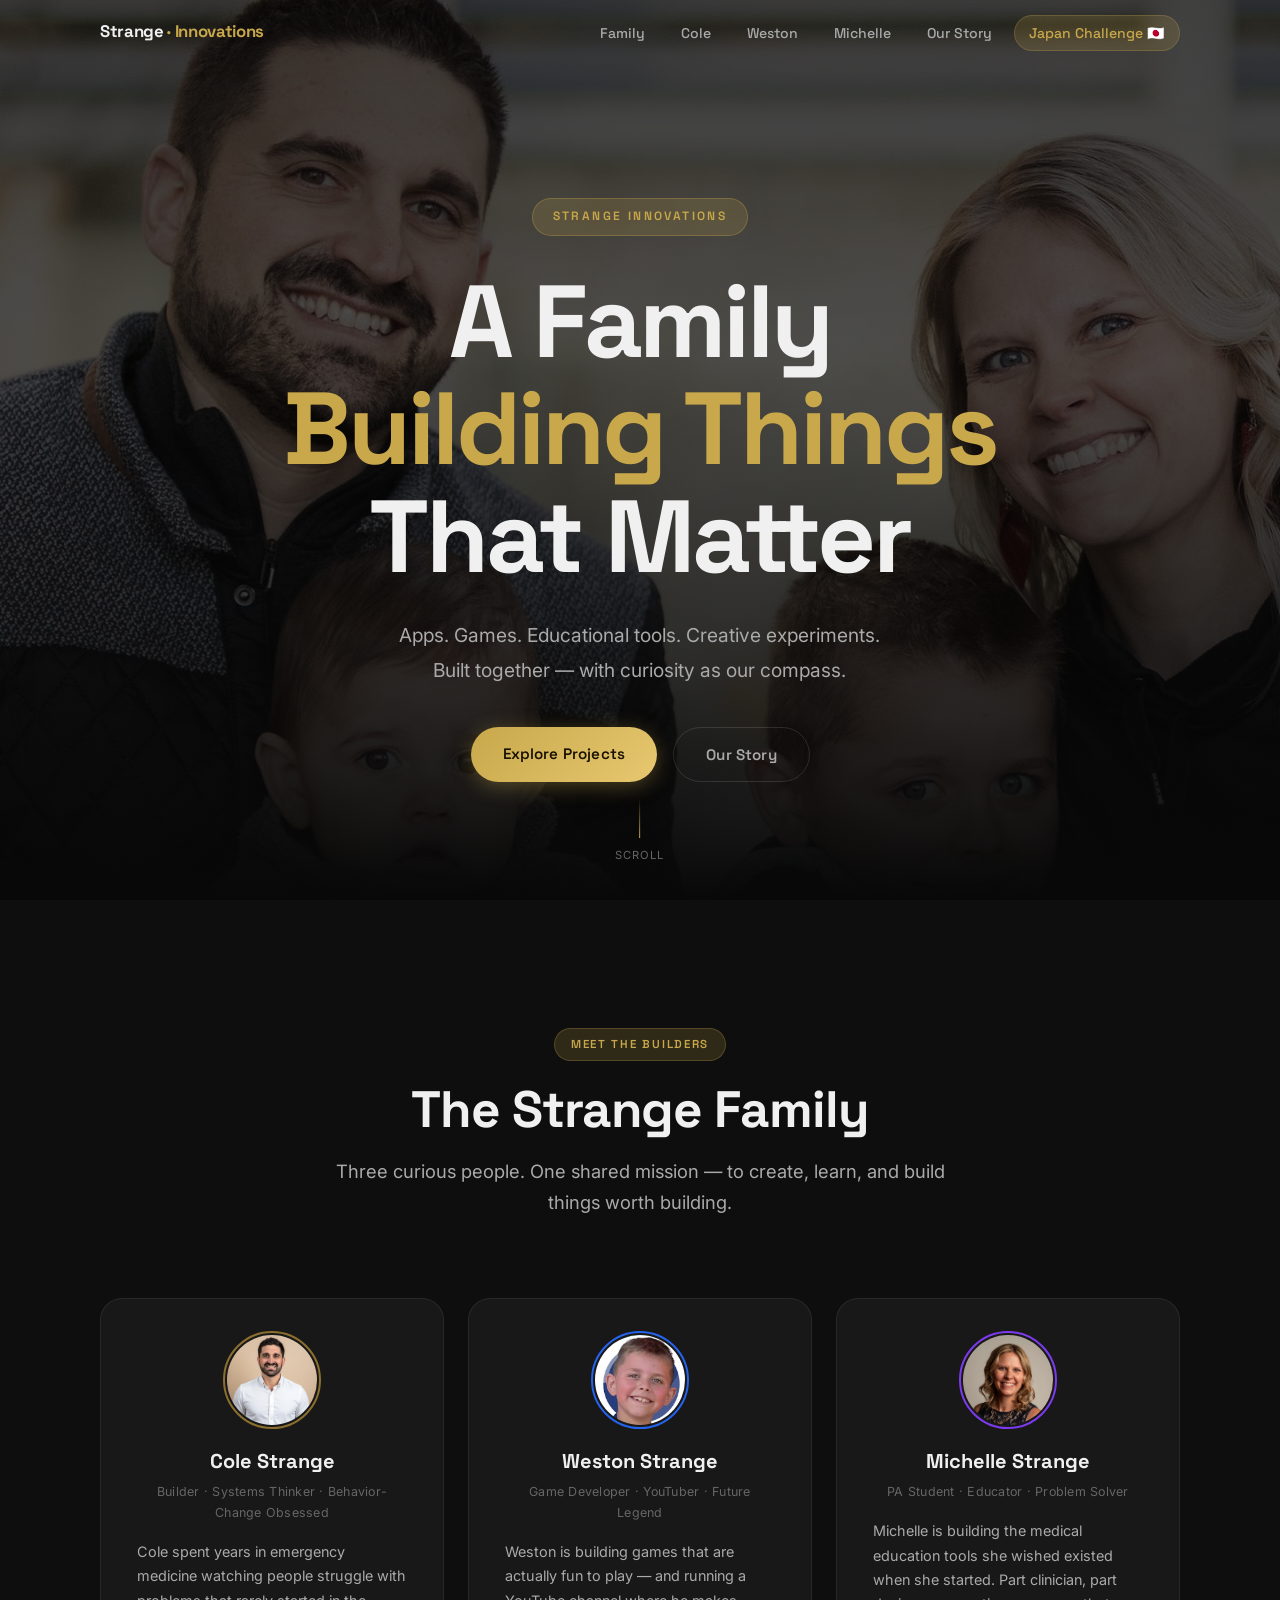
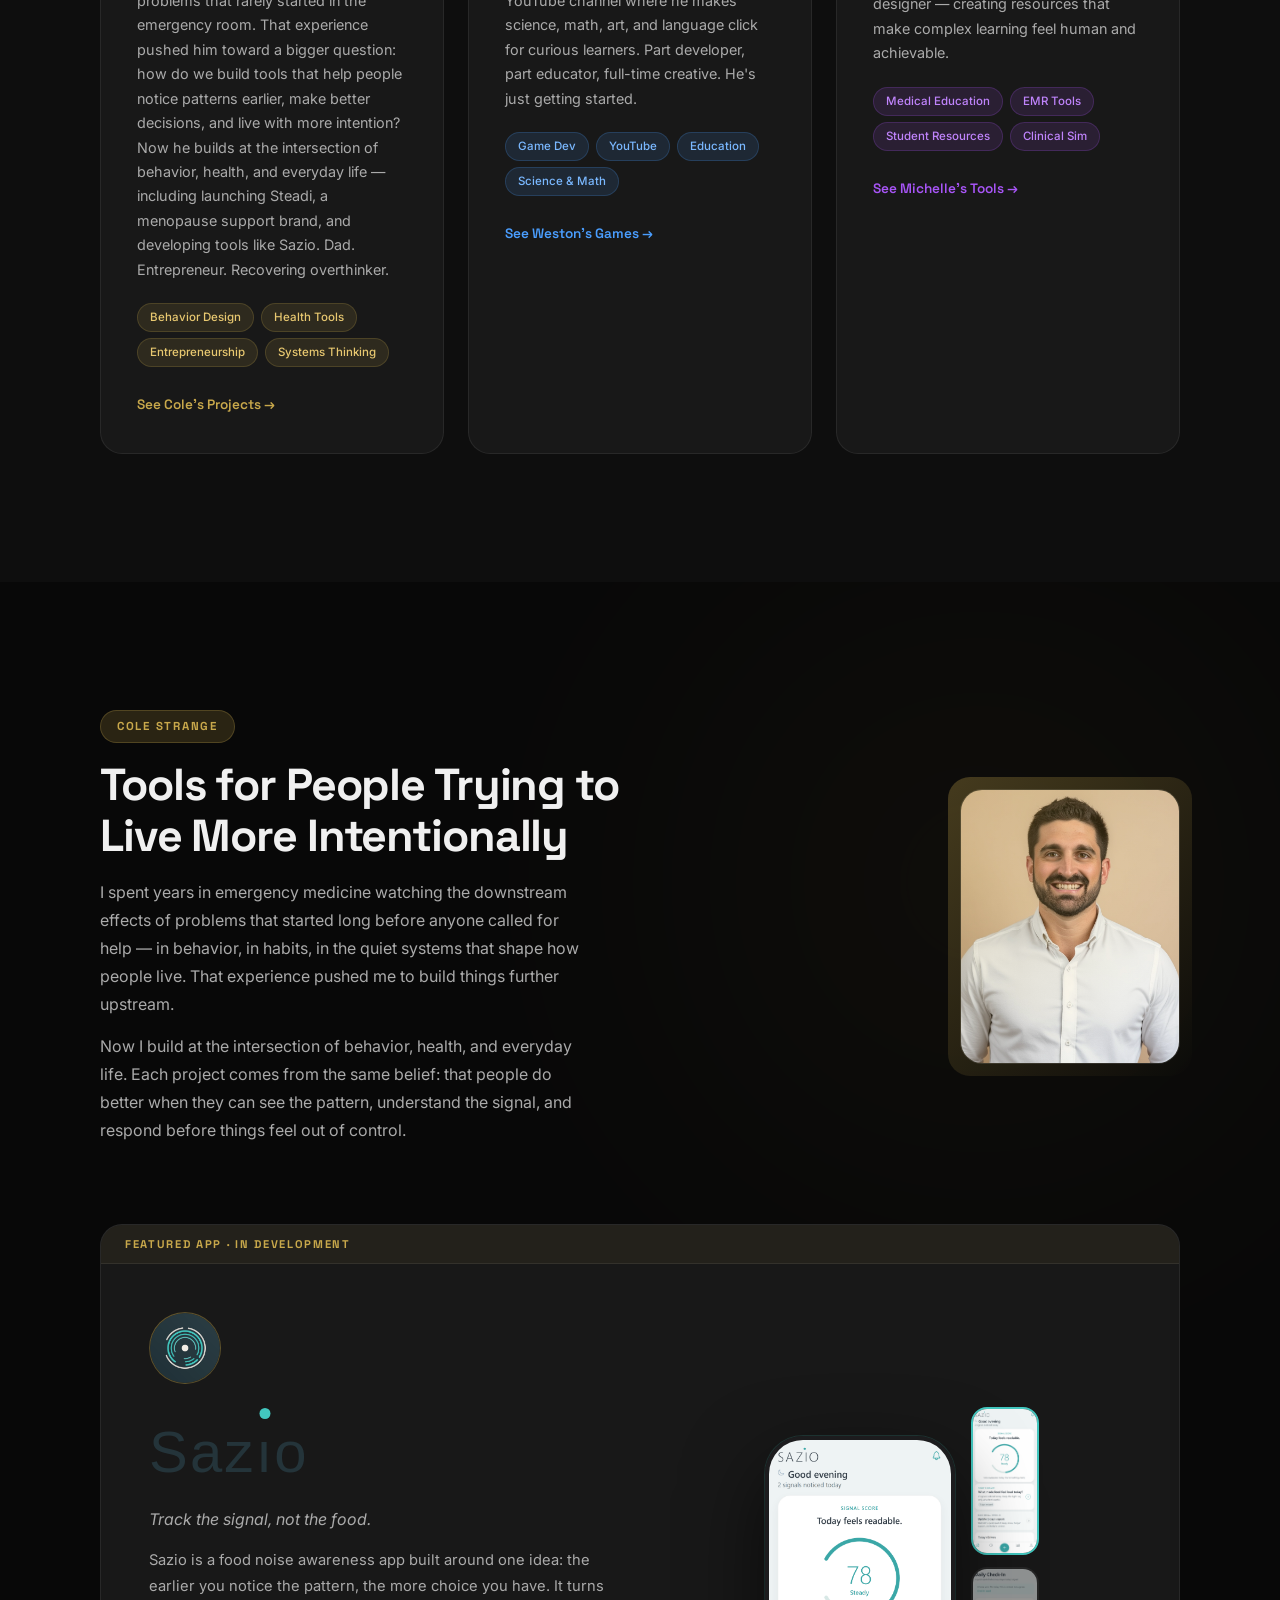
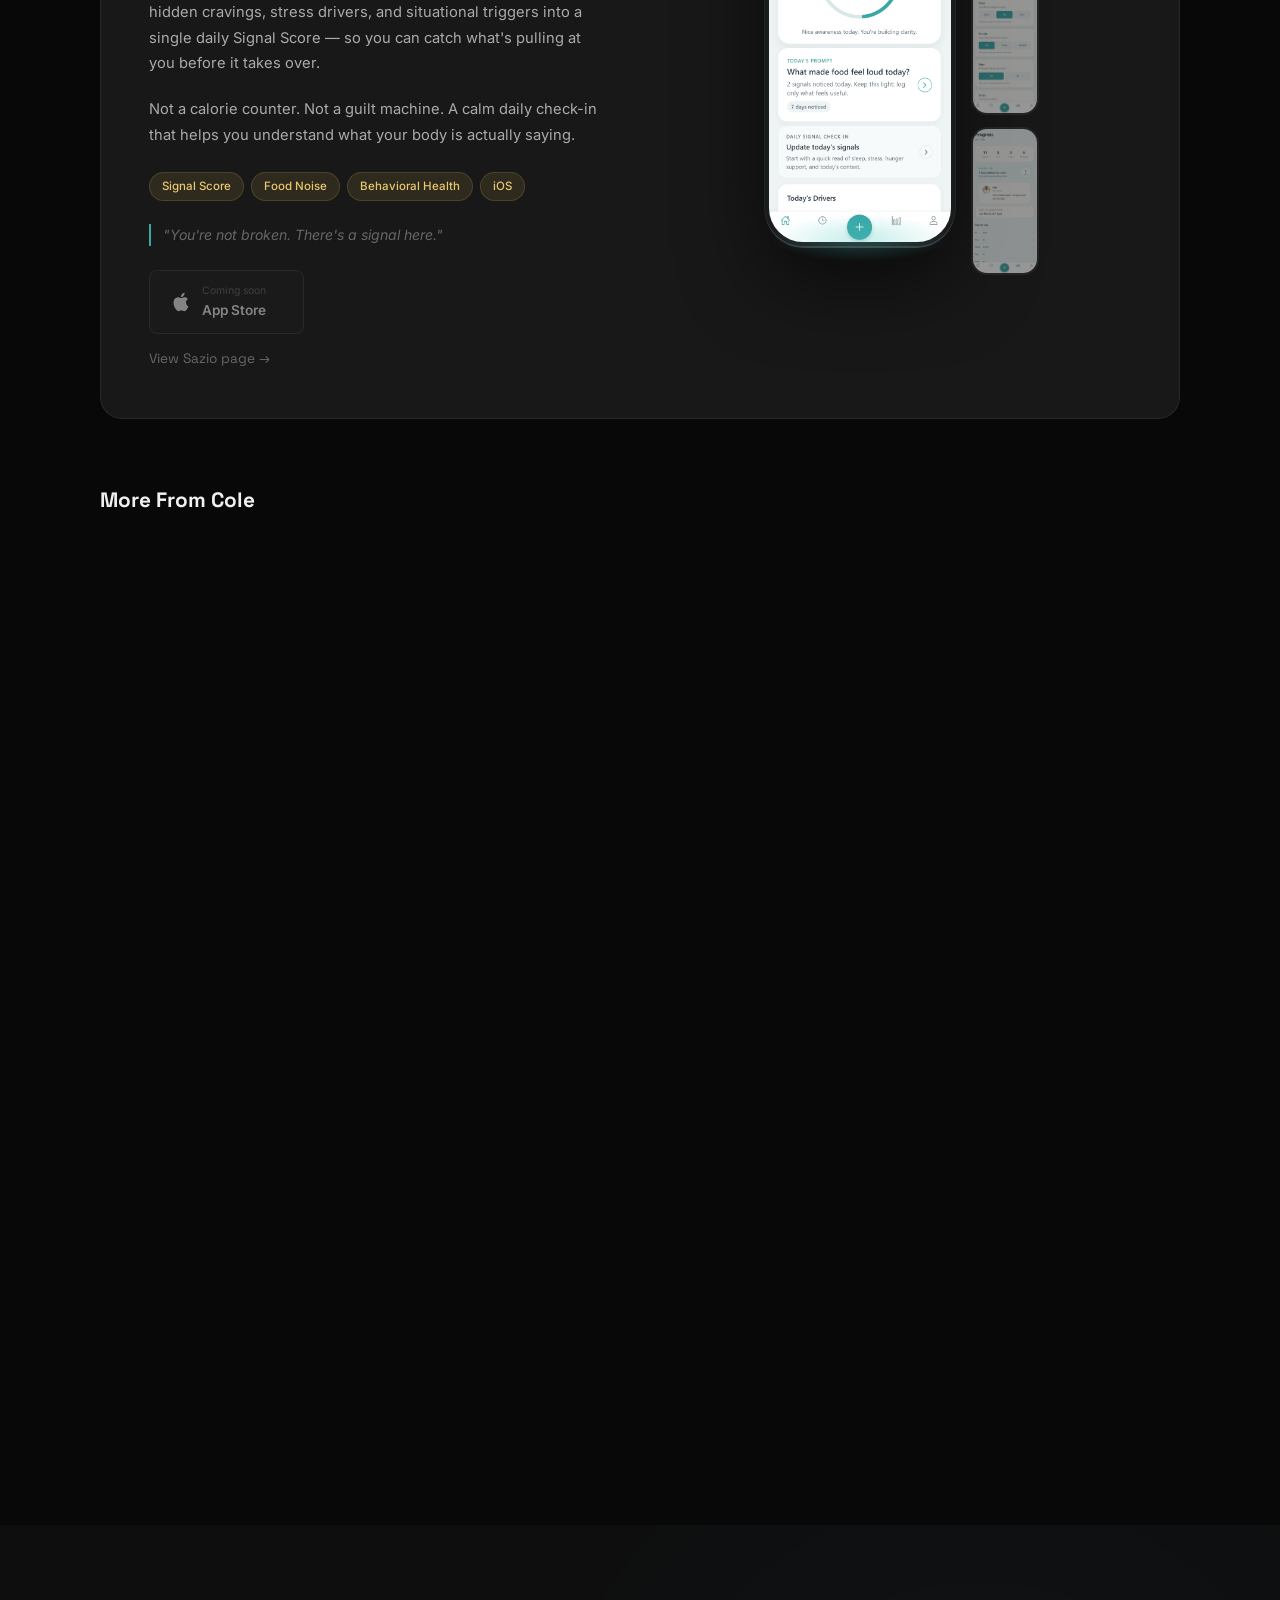
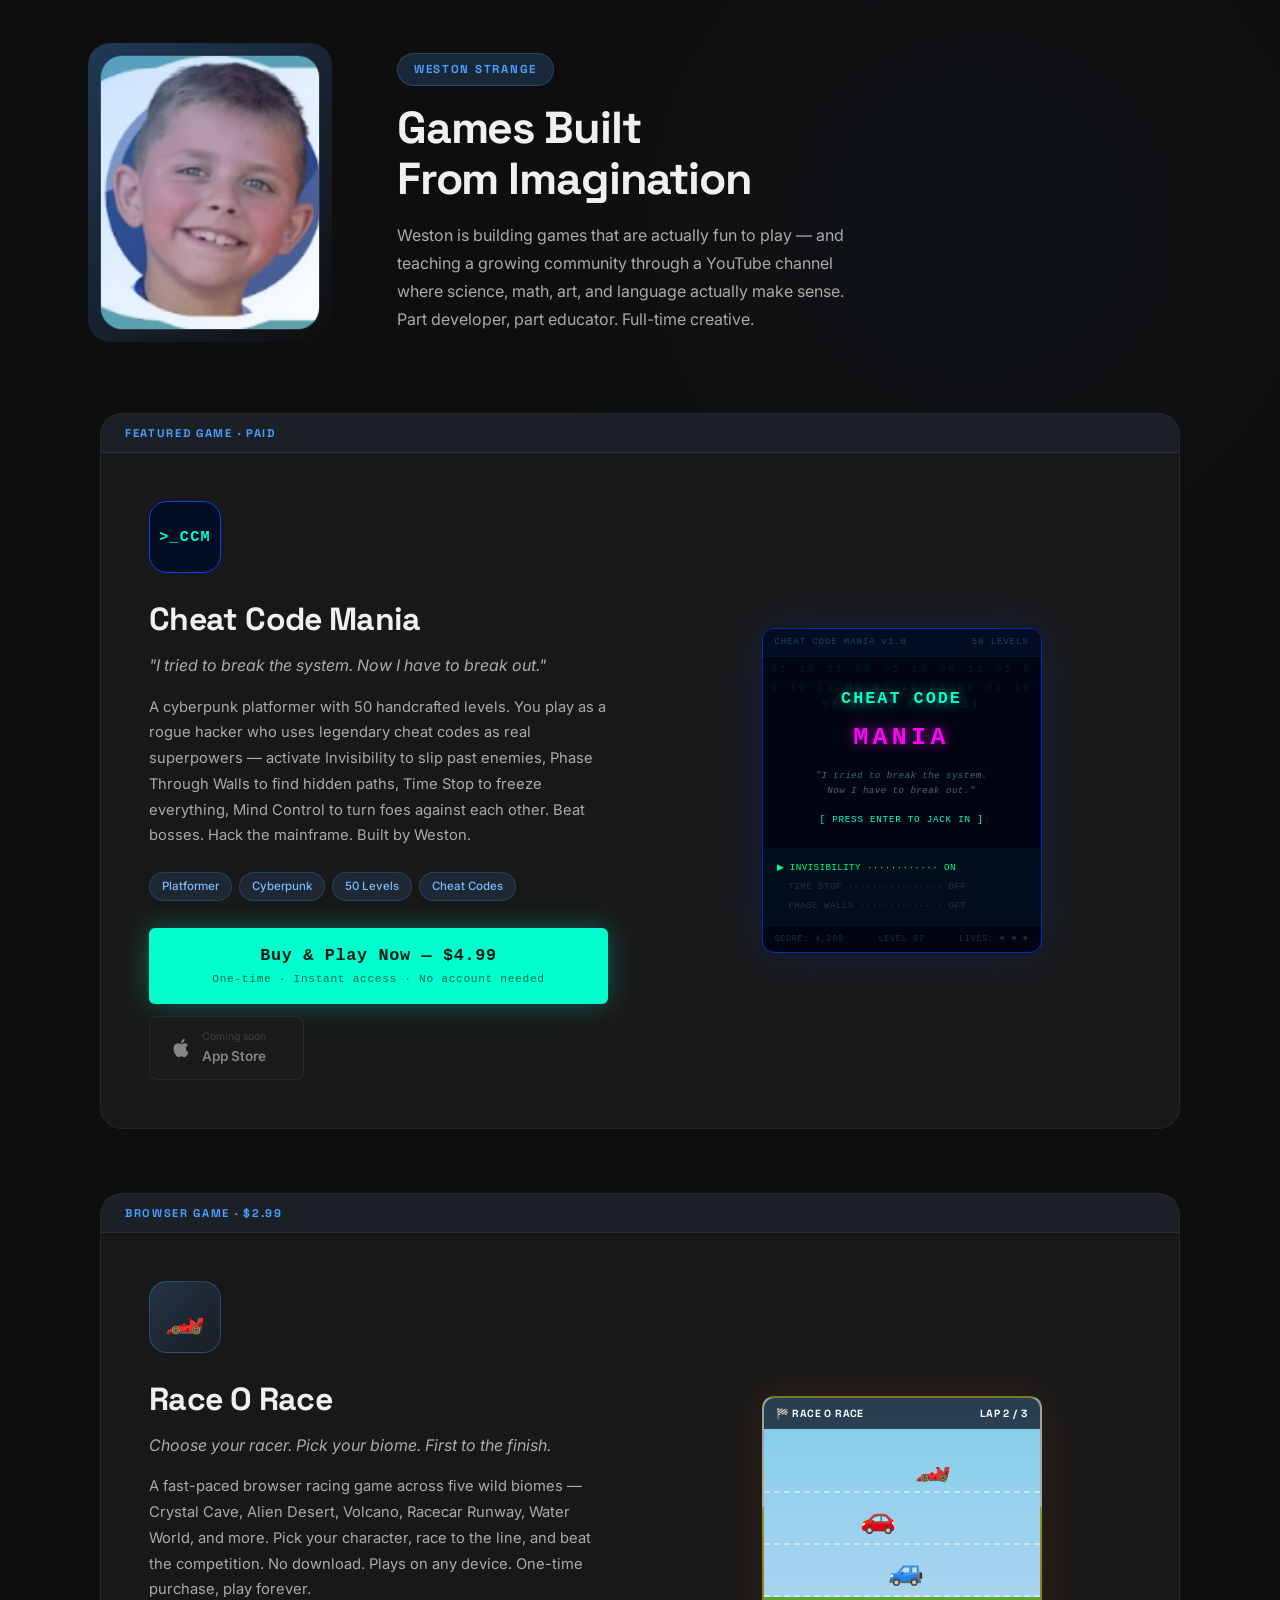
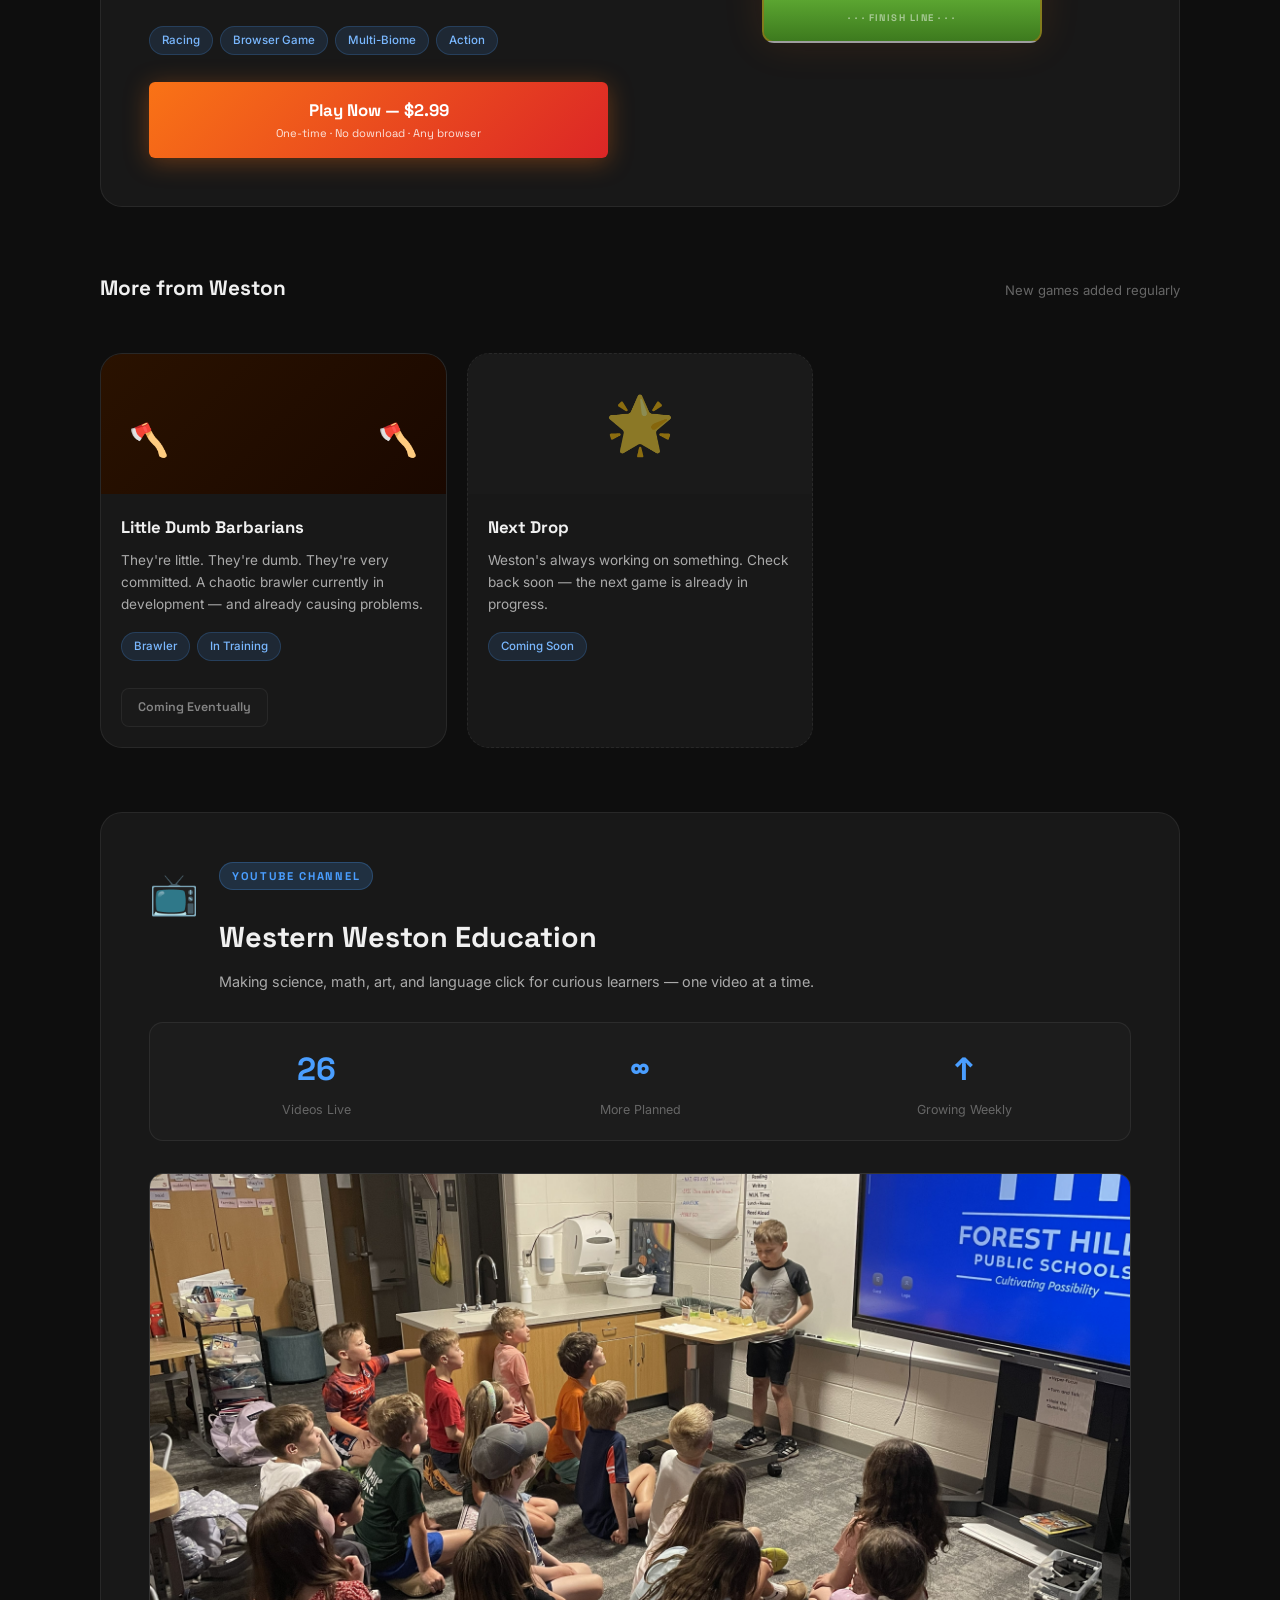
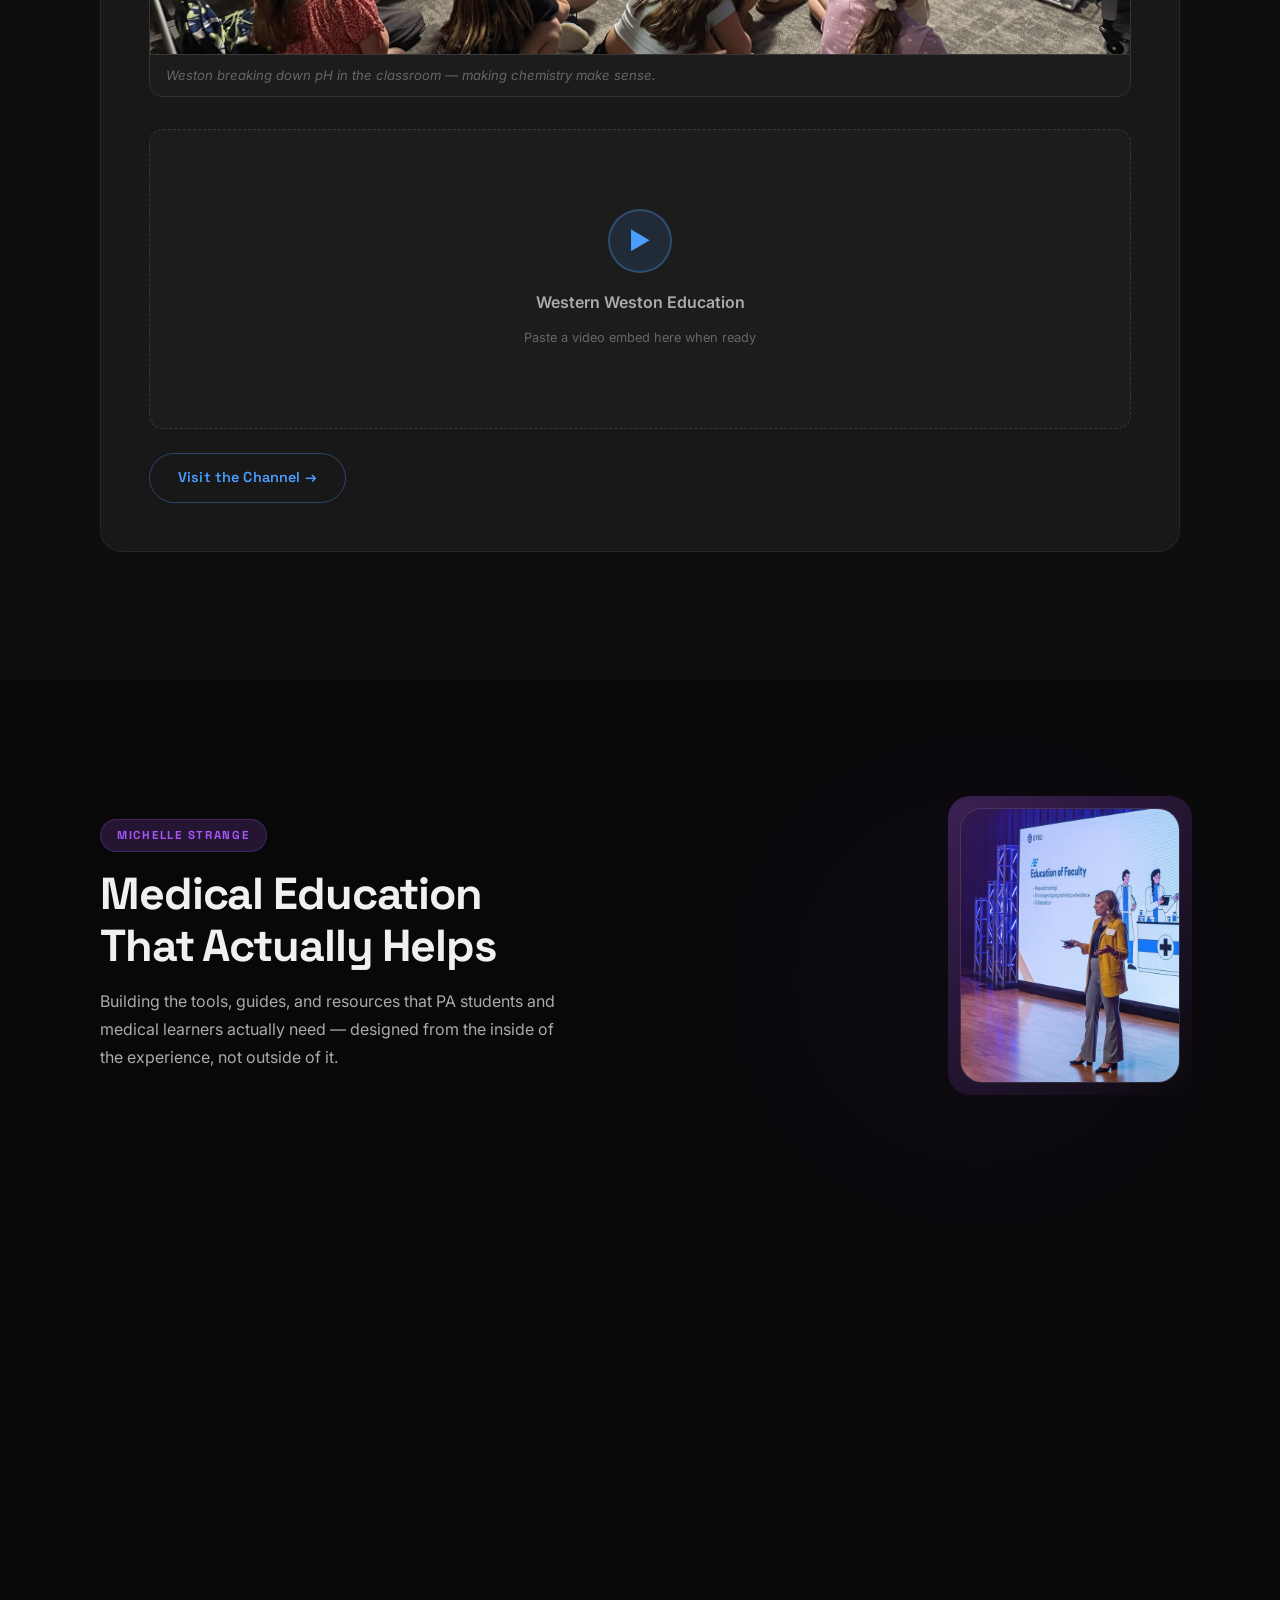
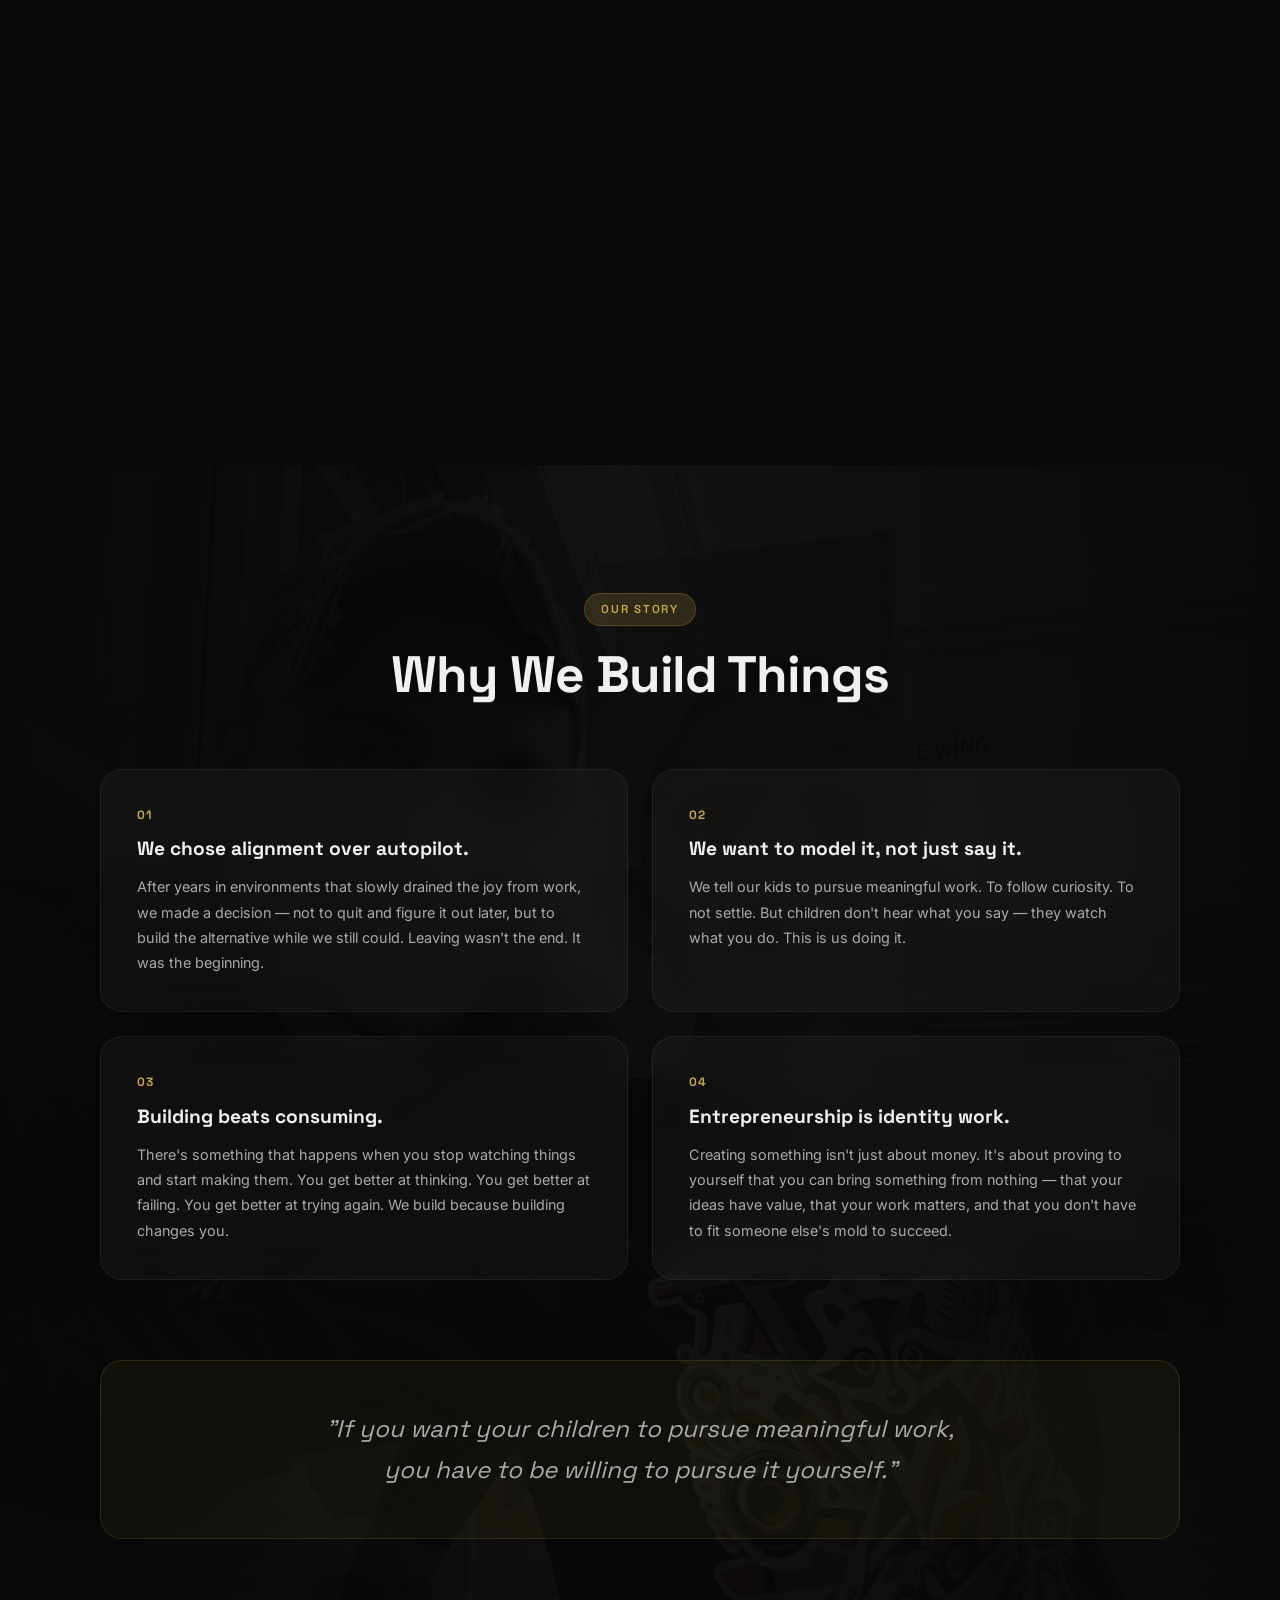
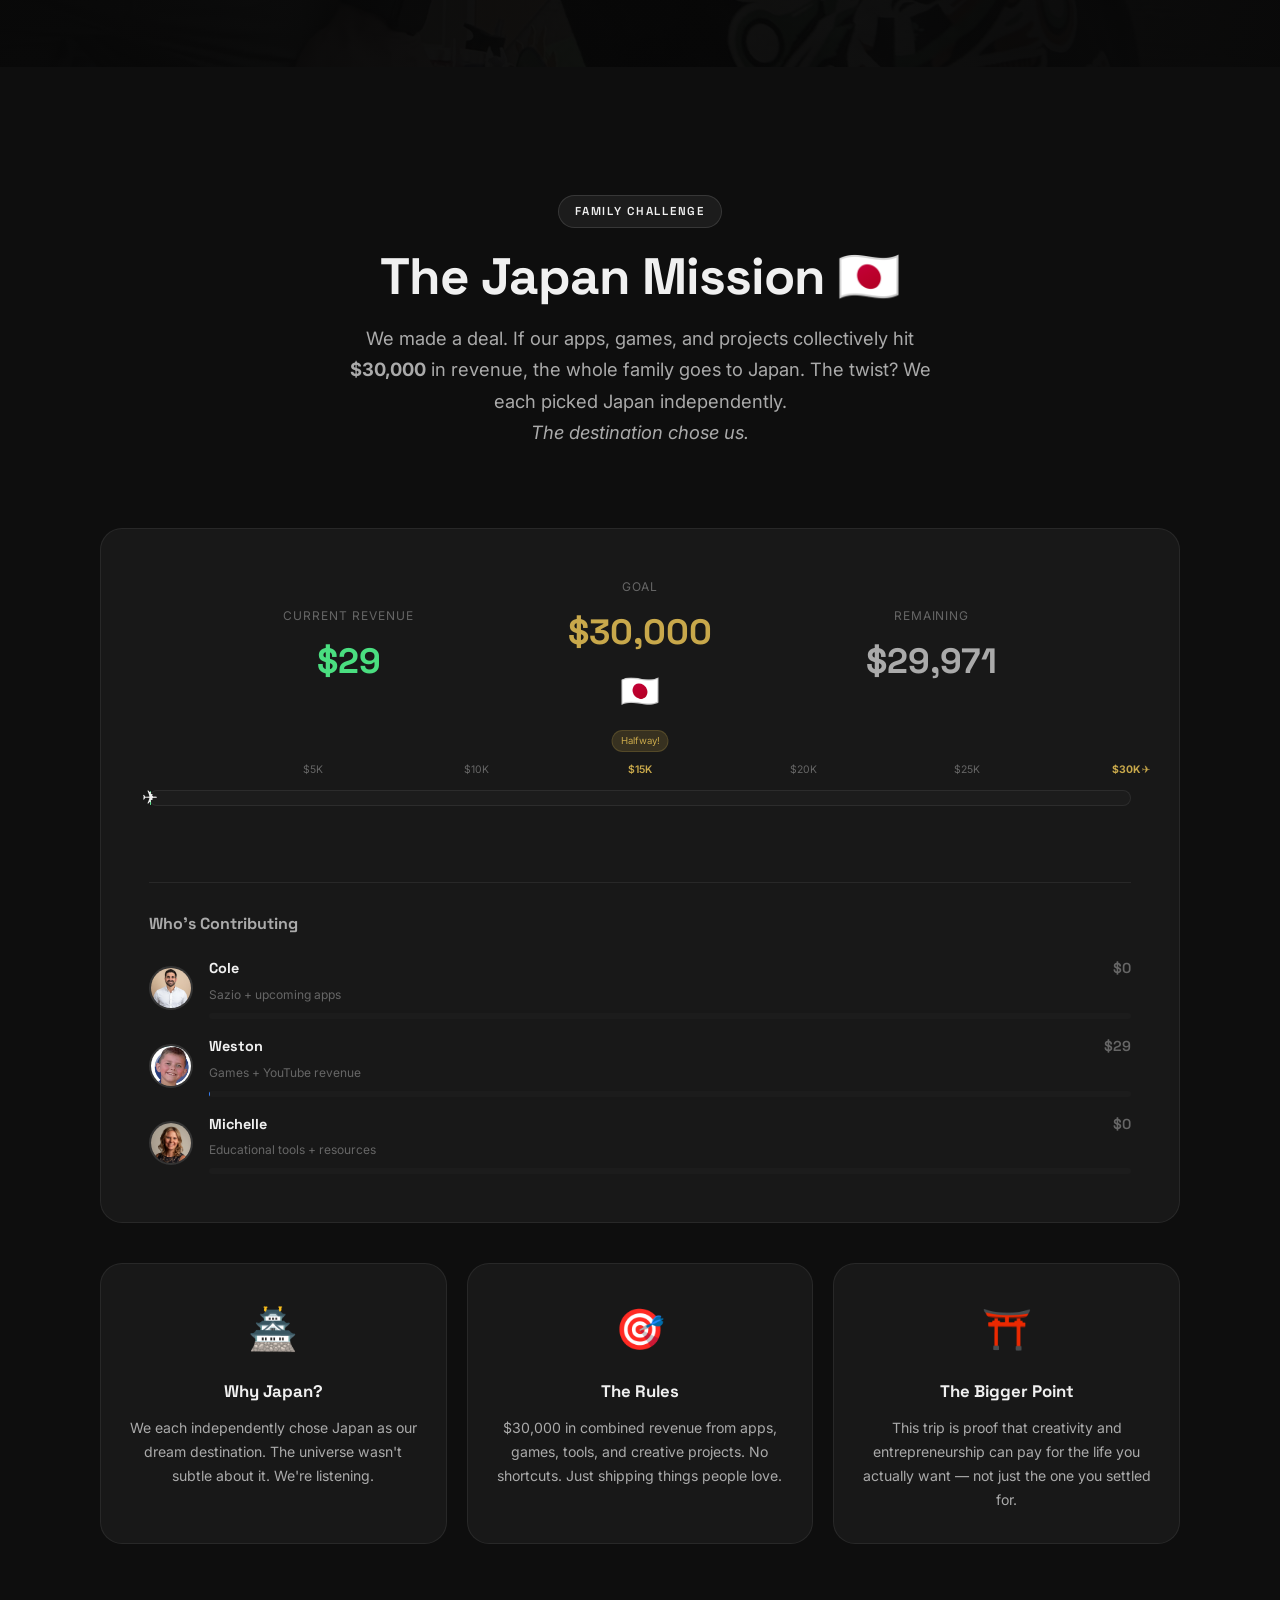
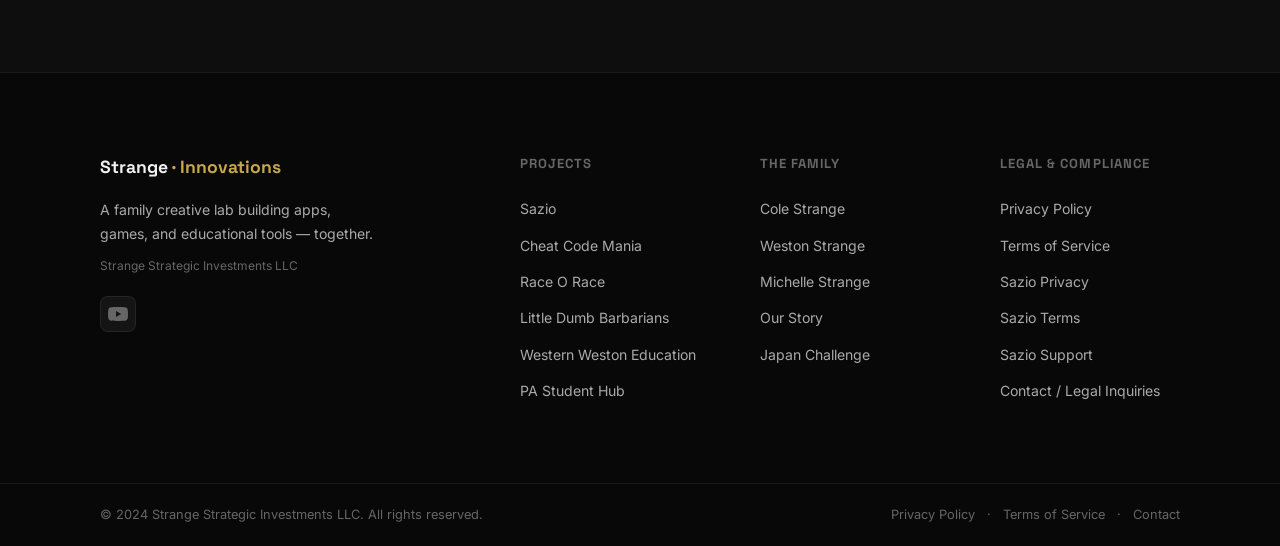
<file: index.html>
<!DOCTYPE html>
<html lang="en">
<head>
  <meta charset="UTF-8">
  <meta name="viewport" content="width=device-width, initial-scale=1.0">
  <meta name="description" content="Strange Innovations — A family creative lab building apps, games, and educational tools together. Where curiosity meets entrepreneurship.">
  <meta name="keywords" content="Strange Innovations, Strange Strategic Investments, family creative studio, Food Noise app, Cheat Code Mania, indie games, medical education">
  <meta property="og:title" content="Strange Innovations — Building Together">
  <meta property="og:description" content="A family creative lab building things that matter.">
  <meta property="og:type" content="website">
  <title>Strange Innovations — Building Together</title>
  <link rel="preconnect" href="https://fonts.googleapis.com">
  <link rel="preconnect" href="https://fonts.gstatic.com" crossorigin>
  <link href="https://fonts.googleapis.com/css2?family=Space+Grotesk:wght@300;400;500;600;700&family=Inter:wght@300;400;500;600&display=swap" rel="stylesheet">
  <link rel="stylesheet" href="css/styles.css">
</head>
<body>

  <!-- ═══════════════════════════════════ NAVIGATION ═══════════════════════════════════ -->
  <nav class="nav" id="nav">
    <div class="nav-inner">
      <a href="#" class="nav-logo">
        <span class="logo-strange">Strange</span><span class="logo-dot"> · </span><span class="logo-innovations">Innovations</span>
      </a>
      <ul class="nav-links" id="navLinks">
        <li><a href="#family">Family</a></li>
        <li><a href="#cole">Cole</a></li>
        <li><a href="#weston">Weston</a></li>
        <li><a href="#michelle">Michelle</a></li>
        <li><a href="#why">Our Story</a></li>
        <li><a href="#japan" class="nav-cta">Japan Challenge 🇯🇵</a></li>
      </ul>
      <button class="nav-hamburger" id="hamburger" aria-label="Toggle navigation">
        <span></span><span></span><span></span>
      </button>
    </div>
    <div class="nav-mobile-menu" id="mobileMenu">
      <ul>
        <li><a href="#family" class="mobile-link">The Family</a></li>
        <li><a href="#cole" class="mobile-link">Cole's Projects</a></li>
        <li><a href="#weston" class="mobile-link">Weston's Games</a></li>
        <li><a href="#michelle" class="mobile-link">Michelle's Tools</a></li>
        <li><a href="#why" class="mobile-link">Our Story</a></li>
        <li><a href="#japan" class="mobile-link mobile-link-special">Japan Challenge 🇯🇵</a></li>
      </ul>
    </div>
  </nav>

  <!-- ═══════════════════════════════════ HERO ═══════════════════════════════════ -->
  <section class="hero" id="hero">
    <canvas class="hero-canvas" id="heroCanvas"></canvas>
    <div class="hero-bg">
      <img src="Graphics/familyshot.jpg" alt="The Strange Family" class="hero-img">
      <div class="hero-overlay"></div>
    </div>
    <div class="hero-content">
      <div class="hero-badge">Strange Innovations</div>
      <h1 class="hero-headline">
        <span class="hero-line hero-line-1">A Family</span>
        <span class="hero-line hero-line-2">Building Things</span>
        <span class="hero-line hero-line-3">That Matter</span>
      </h1>
      <p class="hero-sub">
        Apps. Games. Educational tools. Creative experiments.<br>
        Built together — with curiosity as our compass.
      </p>
      <div class="hero-ctas">
        <a href="#cole" class="btn btn-gold">Explore Projects</a>
        <a href="#why" class="btn btn-ghost">Our Story</a>
      </div>
    </div>
    <div class="hero-scroll">
      <div class="scroll-line"></div>
      <span>Scroll</span>
    </div>
  </section>

  <!-- ═══════════════════════════════════ FAMILY ═══════════════════════════════════ -->
  <section class="section family-section" id="family">
    <div class="container">
      <div class="section-header reveal">
        <span class="section-tag">Meet the Builders</span>
        <h2 class="section-title">The Strange Family</h2>
        <p class="section-sub">Three curious people. One shared mission — to create, learn, and build things worth building.</p>
      </div>

      <div class="family-grid">

        <!-- Cole -->
        <div class="family-card reveal" data-accent="gold">
          <div class="family-card-glow glow-gold"></div>
          <div class="family-card-body">
            <div class="member-avatar-wrap">
              <img src="Graphics/cole_head_shot.jpeg" alt="Cole Strange" class="member-avatar">
              <div class="member-ring ring-gold"></div>
            </div>
            <h3 class="member-name">Cole Strange</h3>
            <span class="member-role">Builder · Systems Thinker · Behavior-Change Obsessed</span>
            <p class="member-bio">
              Cole spent years in emergency medicine watching people struggle with problems that rarely started in the
              emergency room. That experience pushed him toward a bigger question: how do we build tools that help people
              notice patterns earlier, make better decisions, and live with more intention?
              Now he builds at the intersection of behavior, health, and everyday life — including launching Steadi,
              a menopause support brand, and developing tools like Sazio.
              Dad. Entrepreneur. Recovering overthinker.
            </p>
            <div class="member-tags">
              <span class="tag tag-gold">Behavior Design</span>
              <span class="tag tag-gold">Health Tools</span>
              <span class="tag tag-gold">Entrepreneurship</span>
              <span class="tag tag-gold">Systems Thinking</span>
            </div>
            <a href="#cole" class="member-link">See Cole's Projects →</a>
          </div>
        </div>

        <!-- Weston -->
        <div class="family-card reveal" data-accent="blue">
          <div class="family-card-glow glow-blue"></div>
          <div class="family-card-body">
            <div class="member-avatar-wrap">
              <img src="Graphics/Weston_head_shot.png" alt="Weston Strange" class="member-avatar">
              <div class="member-ring ring-blue"></div>
            </div>
            <h3 class="member-name">Weston Strange</h3>
            <span class="member-role">Game Developer · YouTuber · Future Legend</span>
            <p class="member-bio">
              Weston is building games that are actually fun to play — and running a YouTube channel
              where he makes science, math, art, and language click for curious learners. Part developer, part educator, full-time creative. He's just getting started.
            </p>
            <div class="member-tags">
              <span class="tag tag-blue">Game Dev</span>
              <span class="tag tag-blue">YouTube</span>
              <span class="tag tag-blue">Education</span>
              <span class="tag tag-blue">Science & Math</span>
            </div>
            <a href="#weston" class="member-link">See Weston's Games →</a>
          </div>
        </div>

        <!-- Michelle -->
        <div class="family-card reveal" data-accent="purple">
          <div class="family-card-glow glow-purple"></div>
          <div class="family-card-body">
            <div class="member-avatar-wrap">
              <img src="Graphics/michelle_headshot2.webp" alt="Michelle Strange" class="member-avatar">
              <div class="member-ring ring-purple"></div>
            </div>
            <h3 class="member-name">Michelle Strange</h3>
            <span class="member-role">PA Student · Educator · Problem Solver</span>
            <p class="member-bio">
              Michelle is building the medical education tools she wished existed when she started.
              Part clinician, part designer — creating resources that make complex learning feel human and achievable.
            </p>
            <div class="member-tags">
              <span class="tag tag-purple">Medical Education</span>
              <span class="tag tag-purple">EMR Tools</span>
              <span class="tag tag-purple">Student Resources</span>
              <span class="tag tag-purple">Clinical Sim</span>
            </div>
            <a href="#michelle" class="member-link">See Michelle's Tools →</a>
          </div>
        </div>

      </div>
    </div>
  </section>

  <!-- ═══════════════════════════════════ COLE ═══════════════════════════════════ -->
  <section class="section creator-section" id="cole">
    <div class="creator-bg-accent accent-gold"></div>
    <div class="container">

      <div class="creator-intro">
        <div class="creator-intro-text reveal">
          <span class="creator-tag ctag-gold">Cole Strange</span>
          <h2 class="creator-title">Tools for People Trying to<br>Live More Intentionally</h2>
          <p class="creator-desc">
            I spent years in emergency medicine watching the downstream effects of problems that started long before
            anyone called for help — in behavior, in habits, in the quiet systems that shape how people live.
            That experience pushed me to build things further upstream.
          </p>
          <p class="creator-desc creator-desc-spaced">
            Now I build at the intersection of behavior, health, and everyday life. Each project comes from the same
            belief: that people do better when they can see the pattern, understand the signal, and respond before
            things feel out of control.
          </p>
        </div>
        <div class="creator-intro-photo reveal">
          <div class="creator-photo-frame frame-gold">
            <img src="Graphics/cole_head_shot.jpeg" alt="Cole Strange" class="creator-photo-img">
          </div>
        </div>
      </div>

      <!-- Featured: Sazio -->
      <div class="featured-app reveal">
        <div class="featured-app-label label-gold">Featured App · In Development</div>
        <div class="featured-app-inner sazio-inner">
          <div class="featured-app-info">
            <div class="app-icon food-noise-icon app-icon-logo">
              <img src="Graphics/sazio.png" alt="Sazio" class="brand-logo-img">
            </div>
            <h3 class="featured-app-name" aria-label="Sazio">
              <span class="sazio-name-wm">Saz<span class="sazio-wm-i">ı</span>o</span>
            </h3>
            <p class="featured-app-tagline">Track the signal, not the food.</p>
            <p class="featured-app-desc">
              Sazio is a food noise awareness app built around one idea: the earlier you notice the pattern, the more choice you have. It turns hidden cravings, stress drivers, and situational triggers into a single daily Signal Score — so you can catch what's pulling at you before it takes over.
            </p>
            <p class="featured-app-desc">
              Not a calorie counter. Not a guilt machine. A calm daily check-in that helps you understand what your body is actually saying.
            </p>
            <div class="featured-app-tags">
              <span class="tag tag-gold">Signal Score</span>
              <span class="tag tag-gold">Food Noise</span>
              <span class="tag tag-gold">Behavioral Health</span>
              <span class="tag tag-gold">iOS</span>
            </div>
            <div class="sazio-quote">"You're not broken. There's a signal here."</div>
            <div class="store-buttons">
              <a href="#" class="store-btn store-btn-coming-soon" title="Coming to App Store">
                <svg class="store-icon" viewBox="0 0 24 24" fill="currentColor"><path d="M18.71 19.5c-.83 1.24-1.71 2.45-3.05 2.47-1.34.03-1.77-.79-3.29-.79-1.53 0-2 .77-3.27.82-1.31.05-2.3-1.32-3.14-2.53C4.25 17 2.94 12.45 4.7 9.39c.87-1.52 2.43-2.48 4.12-2.51 1.28-.02 2.5.87 3.29.87.78 0 2.26-1.07 3.8-.91.65.03 2.47.26 3.64 1.98-.09.06-2.17 1.28-2.15 3.81.03 3.02 2.65 4.03 2.68 4.04-.03.07-.42 1.44-1.38 2.83M13 3.5c.73-.83 1.94-1.46 2.94-1.5.13 1.17-.34 2.35-1.04 3.19-.69.85-1.83 1.51-2.95 1.42-.15-1.15.41-2.35 1.05-3.11z"/></svg>
                <div class="store-btn-text">
                  <small>Coming soon</small>
                  <strong>App Store</strong>
                </div>
              </a>
            </div>
            <a href="sazio/" class="sazio-page-link">View Sazio page →</a>
          </div>
          <div class="featured-app-visual">
            <div class="sazio-showcase">
              <div class="sazio-featured">
                <div class="sazio-featured-phone">
                  <img src="Graphics/sazio-screen-1.png" alt="Sazio app screen" class="sazio-featured-img" id="sazioFeaturedImg">
                </div>
              </div>
              <div class="sazio-thumbs">
                <button type="button" class="sazio-thumb sazio-thumb-active" data-src="Graphics/sazio-screen-1.png" data-alt="Sazio Signal Score home screen" aria-label="Signal Score screen">
                  <img src="Graphics/sazio-screen-1.png" alt="Signal Score">
                </button>
                <button type="button" class="sazio-thumb" data-src="Graphics/sazio-screen-2.png" data-alt="Sazio Daily Check-In screen" aria-label="Daily Check-In screen">
                  <img src="Graphics/sazio-screen-2.png" alt="Daily Check-In">
                </button>
                <button type="button" class="sazio-thumb" data-src="Graphics/sazio-screen-3.png" data-alt="Sazio Progress screen" aria-label="Progress screen">
                  <img src="Graphics/sazio-screen-3.png" alt="Progress">
                </button>
              </div>
            </div>
          </div>
        </div>
      </div>

      <!-- Cole Project Grid -->
      <h3 class="projects-subtitle">More From Cole</h3>
      <div class="projects-grid">
        <div class="project-card reveal">
          <div class="project-card-icon">🔁</div>
          <h4>Behavior Design Tools</h4>
          <p>A growing set of apps built around how people actually change — not how we assume they should.</p>
          <span class="status-pill pill-amber">In Development</span>
        </div>
        <div class="project-card reveal">
          <div class="project-card-icon">📊</div>
          <h4>Pattern & Signal Tracking</h4>
          <p>Tools that help people notice what's already happening in their lives — before the pattern becomes a problem.</p>
          <span class="status-pill pill-blue">Concept Stage</span>
        </div>
        <div class="project-card reveal">
          <div class="project-card-icon">🎥</div>
          <h4>YouTube Channel</h4>
          <p>Honest conversations about building, behavior change, and the messy process of turning good ideas into real things.</p>
          <span class="status-pill pill-gray">Coming Soon</span>
        </div>
        <div class="project-card project-card-placeholder reveal">
          <div class="project-card-icon">＋</div>
          <h4>More Coming</h4>
          <p>New apps, experiments, and tools are always in the works. This space grows as ideas ship.</p>
          <span class="status-pill pill-gray">Future</span>
        </div>
      </div>

      <!-- Built Beyond the Lab: Steadi -->
      <div class="steadi-block reveal">
        <div class="steadi-block-label">Built Beyond the Lab</div>
        <div class="steadi-block-inner">
          <div class="steadi-block-icon steadi-block-icon-logo">
            <img src="Graphics/STeadi_logo.png" alt="Steadi" class="brand-logo-img">
          </div>
          <div class="steadi-block-text">
            <h3 class="steadi-title">Steadi</h3>
            <p class="steadi-tagline">Daily menopause support, built around biology over willpower.</p>
            <p class="steadi-desc">
              Steadi is a consumer health brand I co-founded for women navigating perimenopause and menopause.
              It reflects a lot of what drives my work: looking underneath the symptom, respecting biology, and
              building practical tools that help people feel more steady in their own lives.
            </p>
            <div class="steadi-tags">
              <span class="tag tag-gold">Menopause Support</span>
              <span class="tag tag-gold">Metabolic Health</span>
              <span class="tag tag-gold">Consumer Wellness</span>
            </div>
            <a href="https://www.letsgetsteadi.com" target="_blank" rel="noopener noreferrer" class="btn-gold-outline">Visit Steadi →</a>
          </div>
        </div>
      </div>

    </div>
  </section>

  <!-- ═══════════════════════════════════ WESTON ═══════════════════════════════════ -->
  <section class="section creator-section weston-section" id="weston">
    <div class="creator-bg-accent accent-blue"></div>
    <div class="container">

      <div class="creator-intro creator-intro-reversed">
        <div class="creator-intro-photo reveal">
          <div class="creator-photo-frame frame-blue">
            <img src="Graphics/Weston_head_shot.png" alt="Weston Strange" class="creator-photo-img">
          </div>
        </div>
        <div class="creator-intro-text reveal">
          <span class="creator-tag ctag-blue">Weston Strange</span>
          <h2 class="creator-title">Games Built<br>From Imagination</h2>
          <p class="creator-desc">
            Weston is building games that are actually fun to play — and teaching a growing
            community through a YouTube channel where science, math, art, and language actually make sense. Part developer, part educator. Full-time creative.
          </p>
        </div>
      </div>

      <!-- Featured: Cheat Code Mania -->
      <div class="featured-app reveal featured-app-blue">
        <div class="featured-app-label label-blue">Featured Game · Paid</div>
        <div class="featured-app-inner">
          <div class="featured-app-info">
            <div class="app-icon ccm-app-icon">
              <span>&gt;_CCM</span>
            </div>
            <h3 class="featured-app-name">Cheat Code Mania</h3>
            <p class="featured-app-tagline">"I tried to break the system. Now I have to break out."</p>
            <p class="featured-app-desc">
              A cyberpunk platformer with 50 handcrafted levels. You play as a rogue hacker who uses
              legendary cheat codes as real superpowers — activate Invisibility to slip past enemies,
              Phase Through Walls to find hidden paths, Time Stop to freeze everything, Mind Control
              to turn foes against each other. Beat bosses. Hack the mainframe. Built by Weston.
            </p>
            <div class="featured-app-tags">
              <span class="tag tag-blue">Platformer</span>
              <span class="tag tag-blue">Cyberpunk</span>
              <span class="tag tag-blue">50 Levels</span>
              <span class="tag tag-blue">Cheat Codes</span>
            </div>
            <a href="https://cheat-code-mania.vercel.app" target="_blank" rel="noopener noreferrer" class="ccm-buy-btn">
              Buy &amp; Play Now — $4.99
              <span class="ccm-buy-sub">One-time · Instant access · No account needed</span>
            </a>
            <div class="store-buttons store-buttons-secondary">
              <a href="#" class="store-btn store-btn-blue store-btn-coming-soon" title="iOS app coming soon">
                <svg class="store-icon" viewBox="0 0 24 24" fill="currentColor"><path d="M18.71 19.5c-.83 1.24-1.71 2.45-3.05 2.47-1.34.03-1.77-.79-3.29-.79-1.53 0-2 .77-3.27.82-1.31.05-2.3-1.32-3.14-2.53C4.25 17 2.94 12.45 4.7 9.39c.87-1.52 2.43-2.48 4.12-2.51 1.28-.02 2.5.87 3.29.87.78 0 2.26-1.07 3.8-.91.65.03 2.47.26 3.64 1.98-.09.06-2.17 1.28-2.15 3.81.03 3.02 2.65 4.03 2.68 4.04-.03.07-.42 1.44-1.38 2.83M13 3.5c.73-.83 1.94-1.46 2.94-1.5.13 1.17-.34 2.35-1.04 3.19-.69.85-1.83 1.51-2.95 1.42-.15-1.15.41-2.35 1.05-3.11z"/></svg>
                <div class="store-btn-text">
                  <small>Coming soon</small>
                  <strong>App Store</strong>
                </div>
              </a>
            </div>
          </div>
          <div class="featured-app-visual">
            <div class="ccm-mockup">
              <div class="ccm-screen-top">
                <span>CHEAT CODE MANIA v1.0</span>
                <span>50 LEVELS</span>
              </div>
              <div class="ccm-screen-body">
                <div class="ccm-binary-bg" aria-hidden="true">
                  01 10 11 00 01 10 00 11 01 00 10 11 00 01 10 11 00 01 10 00 11 01 00 10 11
                </div>
                <div class="ccm-title-cheat">CHEAT CODE</div>
                <div class="ccm-title-mania">MANIA</div>
                <p class="ccm-tagline">"I tried to break the system.<br>Now I have to break out."</p>
                <p class="ccm-prompt">[ PRESS ENTER TO JACK IN ]</p>
              </div>
              <div class="ccm-cheat-panel">
                <div class="ccm-cheat-row cheat-on">▶ INVISIBILITY ············ ON</div>
                <div class="ccm-cheat-row">&#160;&#160;TIME STOP ················ OFF</div>
                <div class="ccm-cheat-row">&#160;&#160;PHASE WALLS ·············· OFF</div>
              </div>
              <div class="ccm-screen-bottom">
                <span>SCORE: 4,200</span>
                <span>LEVEL 07</span>
                <span>LIVES: ♥ ♥ ♥</span>
              </div>
            </div>
          </div>
        </div>
      </div>

      <!-- Featured: Race O Race -->
      <div class="featured-app reveal featured-app-blue">
        <div class="featured-app-label label-blue">Browser Game · $2.99</div>
        <div class="featured-app-inner">
          <div class="featured-app-info">
            <div class="app-icon game-icon">
              <span>🏎️</span>
            </div>
            <h3 class="featured-app-name">Race O Race</h3>
            <p class="featured-app-tagline">Choose your racer. Pick your biome. First to the finish.</p>
            <p class="featured-app-desc">
              A fast-paced browser racing game across five wild biomes — Crystal Cave, Alien Desert,
              Volcano, Racecar Runway, Water World, and more. Pick your character, race to the line,
              and beat the competition. No download. Plays on any device. One-time purchase, play forever.
            </p>
            <div class="featured-app-tags">
              <span class="tag tag-blue">Racing</span>
              <span class="tag tag-blue">Browser Game</span>
              <span class="tag tag-blue">Multi-Biome</span>
              <span class="tag tag-blue">Action</span>
            </div>
            <a href="https://strangecole-cell.github.io/Weston-Race-Game/" target="_blank" rel="noopener noreferrer" class="ror-buy-btn">
              Play Now — $2.99
              <span class="ror-buy-sub">One-time · No download · Any browser</span>
            </a>
          </div>
          <div class="featured-app-visual">
            <div class="ror-mockup">
              <div class="ror-screen">
                <div class="ror-hud">
                  <span>🏁 RACE O RACE</span>
                  <span>LAP 2 / 3</span>
                </div>
                <div class="ror-track-area">
                  <div class="ror-lane"><div class="ror-racer ror-racer-1">🏎️</div></div>
                  <div class="ror-lane"><div class="ror-racer ror-racer-2">🚗</div></div>
                  <div class="ror-lane"><div class="ror-racer ror-racer-3">🚙</div></div>
                </div>
                <div class="ror-ground-strip">· · · FINISH LINE · · ·</div>
              </div>
            </div>
          </div>
        </div>
      </div>

      <!-- Games Library -->
      <div class="projects-header-row">
        <h3 class="projects-subtitle">More from Weston</h3>
        <span class="projects-note">New games added regularly</span>
      </div>
      <div class="games-grid">
        <div class="game-card reveal">
          <div class="game-thumb game-thumb-barbarians">
            <span class="barb barb-left">🪓</span>
            <span class="barb barb-right">🪓</span>
            <span class="barb-boom">💥</span>
            <span class="barb-brain">🧠</span>
          </div>
          <div class="game-card-info">
            <h4>Little Dumb Barbarians</h4>
            <p>They're little. They're dumb. They're very committed. A chaotic brawler currently in development — and already causing problems.</p>
            <div class="game-tags">
              <span class="tag tag-blue">Brawler</span>
              <span class="tag tag-blue">In Training</span>
            </div>
            <div class="store-buttons store-buttons-sm">
              <a href="#" class="store-btn store-btn-sm store-btn-blue store-btn-coming-soon">Coming Eventually</a>
            </div>
          </div>
        </div>
        <div class="game-card game-card-next reveal">
          <div class="game-thumb game-thumb-next">🌟</div>
          <div class="game-card-info">
            <h4>Next Drop</h4>
            <p>Weston's always working on something. Check back soon — the next game is already in progress.</p>
            <div class="game-tags">
              <span class="tag tag-blue">Coming Soon</span>
            </div>
          </div>
        </div>
      </div>

      <!-- Western Weston Education -->
      <div class="sub-brand reveal" id="western-weston">
        <div class="sub-brand-header">
          <div class="sub-brand-icon">📺</div>
          <div>
            <span class="creator-tag ctag-blue" style="font-size:0.7rem; padding:4px 12px;">YouTube Channel</span>
            <h3 class="sub-brand-title">Western Weston Education</h3>
            <p class="sub-brand-desc">Making science, math, art, and language click for curious learners — one video at a time.</p>
          </div>
        </div>
        <div class="yt-stats">
          <div class="yt-stat">
            <span class="yt-stat-num">26</span>
            <span class="yt-stat-label">Videos Live</span>
          </div>
          <div class="yt-stat">
            <span class="yt-stat-num">∞</span>
            <span class="yt-stat-label">More Planned</span>
          </div>
          <div class="yt-stat">
            <span class="yt-stat-num">↑</span>
            <span class="yt-stat-label">Growing Weekly</span>
          </div>
        </div>
        <div class="classroom-photo-wrap">
          <img src="Graphics/Weston classroom.JPG" alt="Weston teaching a class about pH" class="classroom-photo">
          <p class="classroom-caption">Weston breaking down pH in the classroom — making chemistry make sense.</p>
        </div>
        <div class="yt-embed-placeholder">
          <!-- To embed a specific video: replace the div below with a YouTube iframe -->
          <!-- Example: <iframe width="100%" height="400" src="https://www.youtube.com/embed/VIDEO_ID" frameborder="0" allowfullscreen></iframe> -->
          <div class="yt-placeholder-inner">
            <div class="yt-play-circle">▶</div>
            <p>Western Weston Education</p>
            <span>Paste a video embed here when ready</span>
          </div>
        </div>
        <a href="https://www.youtube.com/@WesternWestonEducation" target="_blank" rel="noopener" class="btn btn-blue-outline" style="margin-top:1.5rem; display:inline-block;">Visit the Channel →</a>
      </div>

    </div>
  </section>

  <!-- ═══════════════════════════════════ MICHELLE ═══════════════════════════════════ -->
  <section class="section creator-section michelle-section" id="michelle">
    <div class="creator-bg-accent accent-purple"></div>
    <div class="container">

      <div class="creator-intro">
        <div class="creator-intro-text reveal">
          <span class="creator-tag ctag-purple">Michelle Strange</span>
          <h2 class="creator-title">Medical Education<br>That Actually Helps</h2>
          <p class="creator-desc">
            Building the tools, guides, and resources that PA students and medical learners
            actually need — designed from the inside of the experience, not outside of it.
          </p>
        </div>
        <div class="creator-intro-photo reveal">
          <div class="creator-photo-frame frame-purple">
            <img src="Graphics/michelle_activeshot.jpg" alt="Michelle Strange" class="creator-photo-img">
          </div>
        </div>
      </div>

      <!-- Dashboard Toolkit -->
      <div class="featured-app reveal featured-app-purple">
        <div class="featured-app-label label-purple">Student Toolkit</div>
        <div class="dashboard-preview">
          <div class="dashboard-top">
            <div>
              <h3 class="dashboard-title">PA Student Hub</h3>
              <p class="dashboard-sub">Your clinical education, organized.</p>
            </div>
            <span class="status-pill pill-green">Active Development</span>
          </div>
          <div class="dashboard-grid">
            <div class="dash-tool dash-tool-featured reveal">
              <div class="dash-tool-icon">📋</div>
              <h4>Case Presentation Builder</h4>
              <p>Structured templates for presenting complex clinical cases clearly and confidently.</p>
              <span class="status-pill pill-amber">In Development</span>
            </div>
            <div class="dash-tool reveal">
              <div class="dash-tool-icon">🏥</div>
              <h4>EMR Simulation Guide</h4>
              <p>Navigate electronic medical records like a pro from day one on rotation.</p>
              <span class="status-pill pill-amber">In Development</span>
            </div>
            <div class="dash-tool reveal">
              <div class="dash-tool-icon">📖</div>
              <h4>Student Survival Guide</h4>
              <p>The honest guide nobody gives you — from first week chaos to clinical mastery.</p>
              <span class="status-pill pill-blue">Coming Soon</span>
            </div>
            <div class="dash-tool reveal">
              <div class="dash-tool-icon">🗂️</div>
              <h4>Study Organization System</h4>
              <p>A battle-tested framework for keeping your studies, rotations, and life in order.</p>
              <span class="status-pill pill-blue">Coming Soon</span>
            </div>
            <div class="dash-tool reveal">
              <div class="dash-tool-icon">💉</div>
              <h4>Clinical Skills Reference</h4>
              <p>Quick-access guides for procedures, assessments, and clinical decision-making.</p>
              <span class="status-pill pill-gray">Planning</span>
            </div>
            <div class="dash-tool dash-tool-add reveal">
              <div class="dash-tool-icon">＋</div>
              <h4>More Tools Coming</h4>
              <p>New resources added as Michelle identifies gaps in what currently exists for students.</p>
              <span class="status-pill pill-gray">Future</span>
            </div>
          </div>
        </div>
      </div>

    </div>
  </section>

  <!-- ═══════════════════════════════════ WHY ═══════════════════════════════════ -->
  <section class="why-section" id="why">
    <div class="why-bg">
      <img src="Graphics/cole_weston_activeshot.jpg" alt="Cole and Weston" class="why-bg-img">
      <div class="why-overlay"></div>
    </div>
    <div class="container why-container">
      <div class="section-header reveal">
        <span class="section-tag">Our Story</span>
        <h2 class="section-title">Why We Build Things</h2>
      </div>
      <div class="why-grid">
        <div class="why-card reveal">
          <div class="why-num">01</div>
          <h3>We chose alignment over autopilot.</h3>
          <p>
            After years in environments that slowly drained the joy from work, we made a decision —
            not to quit and figure it out later, but to build the alternative while we still could.
            Leaving wasn't the end. It was the beginning.
          </p>
        </div>
        <div class="why-card reveal">
          <div class="why-num">02</div>
          <h3>We want to model it, not just say it.</h3>
          <p>
            We tell our kids to pursue meaningful work. To follow curiosity. To not settle.
            But children don't hear what you say — they watch what you do.
            This is us doing it.
          </p>
        </div>
        <div class="why-card reveal">
          <div class="why-num">03</div>
          <h3>Building beats consuming.</h3>
          <p>
            There's something that happens when you stop watching things and start making them.
            You get better at thinking. You get better at failing. You get better at trying again.
            We build because building changes you.
          </p>
        </div>
        <div class="why-card reveal">
          <div class="why-num">04</div>
          <h3>Entrepreneurship is identity work.</h3>
          <p>
            Creating something isn't just about money. It's about proving to yourself that you can bring
            something from nothing — that your ideas have value, that your work matters, and that you
            don't have to fit someone else's mold to succeed.
          </p>
        </div>
      </div>
      <blockquote class="why-quote reveal">
        "If you want your children to pursue meaningful work,<br>
        you have to be willing to pursue it yourself."
      </blockquote>
    </div>
  </section>

  <!-- ═══════════════════════════════════ JAPAN ═══════════════════════════════════ -->
  <section class="section japan-section" id="japan">
    <div class="container">
      <div class="section-header reveal">
        <span class="section-tag japan-tag">Family Challenge</span>
        <h2 class="section-title">The Japan Mission 🇯🇵</h2>
        <p class="section-sub">
          We made a deal. If our apps, games, and projects collectively hit <strong>$30,000</strong> in revenue,
          the whole family goes to Japan. The twist? We each picked Japan independently.
          <br><em>The destination chose us.</em>
        </p>
      </div>

      <!-- Main Tracker -->
      <div class="japan-tracker reveal">

        <div class="tracker-stats">
          <div class="tracker-stat">
            <span class="tstat-label">Current Revenue</span>
            <!-- UPDATE THIS VALUE as you earn money -->
            <span class="tstat-value tstat-current" id="currentRevenue">$0</span>
          </div>
          <div class="tracker-stat tracker-stat-goal">
            <span class="tstat-label">Goal</span>
            <span class="tstat-value tstat-goal">$30,000</span>
            <span class="tstat-emoji">🇯🇵</span>
          </div>
          <div class="tracker-stat">
            <span class="tstat-label">Remaining</span>
            <span class="tstat-value tstat-remaining" id="remainingRevenue">$30,000</span>
          </div>
        </div>

        <div class="progress-area">
          <div class="milestones">
            <div class="ms-point" style="left:16.67%"><span>$5K</span></div>
            <div class="ms-point" style="left:33.33%"><span>$10K</span></div>
            <div class="ms-point ms-half" style="left:50%"><span>$15K</span><div class="ms-half-label">Halfway!</div></div>
            <div class="ms-point" style="left:66.67%"><span>$20K</span></div>
            <div class="ms-point" style="left:83.33%"><span>$25K</span></div>
            <div class="ms-point ms-final" style="left:100%"><span>$30K ✈️</span></div>
          </div>
          <div class="progress-track">
            <!-- UPDATE data-percent to reflect current progress (0-100) -->
            <div class="progress-fill" id="progressFill" data-percent="0" style="width:0%">
              <div class="progress-shine"></div>
            </div>
            <div class="progress-plane" id="progressPlane" style="left:0%">✈️</div>
          </div>
        </div>

        <!-- Contributor Breakdown -->
        <div class="contributors">
          <h3 class="contributors-title">Who's Contributing</h3>
          <div class="contributor-list">
            <!-- Cole -->
            <div class="contributor">
              <img src="Graphics/cole_head_shot.jpeg" alt="Cole" class="contributor-avatar">
              <div class="contributor-info">
                <div class="contributor-header">
                  <span class="contributor-name">Cole</span>
                  <!-- UPDATE contributor-amount values -->
                  <span class="contributor-amount" id="coleAmount">$0</span>
                </div>
                <span class="contributor-projects">Sazio + upcoming apps</span>
                <div class="contributor-bar-track">
                  <!-- UPDATE style="width:X%" where X is (cole_revenue / 30000 * 100) -->
                  <div class="contributor-fill cfill-gold" id="coleBar" style="width:0%"></div>
                </div>
              </div>
            </div>
            <!-- Weston -->
            <div class="contributor">
              <img src="Graphics/Weston_head_shot.png" alt="Weston" class="contributor-avatar">
              <div class="contributor-info">
                <div class="contributor-header">
                  <span class="contributor-name">Weston</span>
                  <span class="contributor-amount" id="westonAmount">$0</span>
                </div>
                <span class="contributor-projects">Games + YouTube revenue</span>
                <div class="contributor-bar-track">
                  <div class="contributor-fill cfill-blue" id="westonBar" style="width:0%"></div>
                </div>
              </div>
            </div>
            <!-- Michelle -->
            <div class="contributor">
              <img src="Graphics/michelle_headshot2.webp" alt="Michelle" class="contributor-avatar">
              <div class="contributor-info">
                <div class="contributor-header">
                  <span class="contributor-name">Michelle</span>
                  <span class="contributor-amount" id="michelleAmount">$0</span>
                </div>
                <span class="contributor-projects">Educational tools + resources</span>
                <div class="contributor-bar-track">
                  <div class="contributor-fill cfill-purple" id="michelleBar" style="width:0%"></div>
                </div>
              </div>
            </div>
          </div>
        </div>

      </div>

      <!-- Japan Info Cards -->
      <div class="japan-cards">
        <div class="japan-card reveal">
          <span class="japan-card-emoji">🏯</span>
          <h4>Why Japan?</h4>
          <p>We each independently chose Japan as our dream destination. The universe wasn't subtle about it. We're listening.</p>
        </div>
        <div class="japan-card reveal">
          <span class="japan-card-emoji">🎯</span>
          <h4>The Rules</h4>
          <p>$30,000 in combined revenue from apps, games, tools, and creative projects. No shortcuts. Just shipping things people love.</p>
        </div>
        <div class="japan-card reveal">
          <span class="japan-card-emoji">⛩️</span>
          <h4>The Bigger Point</h4>
          <p>This trip is proof that creativity and entrepreneurship can pay for the life you actually want — not just the one you settled for.</p>
        </div>
      </div>

    </div>
  </section>

  <!-- ═══════════════════════════════════ FOOTER ═══════════════════════════════════ -->
  <footer class="footer" id="legal">
    <div class="footer-top">
      <div class="container">
        <div class="footer-grid">

          <div class="footer-brand">
            <div class="footer-logo">
              <span class="logo-strange">Strange</span><span class="logo-dot"> · </span><span class="logo-innovations">Innovations</span>
            </div>
            <p class="footer-tagline">A family creative lab building apps, games, and educational tools — together.</p>
            <p class="footer-entity">Strange Strategic Investments LLC</p>
            <div class="footer-socials">
              <a href="https://www.youtube.com/@WesternWestonEducation" target="_blank" rel="noopener" class="social-link" aria-label="YouTube">
                <svg viewBox="0 0 24 24" fill="currentColor" width="20" height="20"><path d="M23.495 6.205a3.007 3.007 0 0 0-2.088-2.088c-1.87-.501-9.396-.501-9.396-.501s-7.507-.01-9.396.501A3.007 3.007 0 0 0 .527 6.205a31.247 31.247 0 0 0-.522 5.805 31.247 31.247 0 0 0 .522 5.783 3.007 3.007 0 0 0 2.088 2.088c1.868.502 9.396.502 9.396.502s7.506 0 9.396-.502a3.007 3.007 0 0 0 2.088-2.088 31.247 31.247 0 0 0 .5-5.783 31.247 31.247 0 0 0-.5-5.805zM9.609 15.601V8.408l6.264 3.602z"/></svg>
              </a>
            </div>
          </div>

          <div class="footer-col">
            <h4>Projects</h4>
            <ul>
              <li><a href="sazio/">Sazio</a></li>
              <li><a href="#weston">Cheat Code Mania</a></li>
              <li><a href="#weston">Race O Race</a></li>
              <li><a href="#weston">Little Dumb Barbarians</a></li>
              <li><a href="#weston">Western Weston Education</a></li>
              <li><a href="#michelle">PA Student Hub</a></li>
            </ul>
          </div>

          <div class="footer-col">
            <h4>The Family</h4>
            <ul>
              <li><a href="#cole">Cole Strange</a></li>
              <li><a href="#weston">Weston Strange</a></li>
              <li><a href="#michelle">Michelle Strange</a></li>
              <li><a href="#why">Our Story</a></li>
              <li><a href="#japan">Japan Challenge</a></li>
            </ul>
          </div>

          <div class="footer-col">
            <h4>Legal & Compliance</h4>
            <ul>
              <li><a href="legal/privacy.html">Privacy Policy</a></li>
              <li><a href="legal/terms.html">Terms of Service</a></li>
              <li><a href="sazio/privacy/">Sazio Privacy</a></li>
              <li><a href="sazio/terms/">Sazio Terms</a></li>
              <li><a href="sazio/support/">Sazio Support</a></li>
              <li><a href="mailto:hello@strangeinnovations.com">Contact / Legal Inquiries</a></li>
            </ul>
          </div>

        </div>
      </div>
    </div>
    <div class="footer-bottom">
      <div class="container footer-bottom-inner">
        <p>© 2024 Strange Strategic Investments LLC. All rights reserved.</p>
        <div class="footer-bottom-links">
          <a href="legal/privacy.html">Privacy Policy</a>
          <span>·</span>
          <a href="legal/terms.html">Terms of Service</a>
          <span>·</span>
          <a href="mailto:hello@strangeinnovations.com">Contact</a>
        </div>
      </div>
    </div>
  </footer>

  <script src="js/main.js"></script>
</body>
</html>
</file>
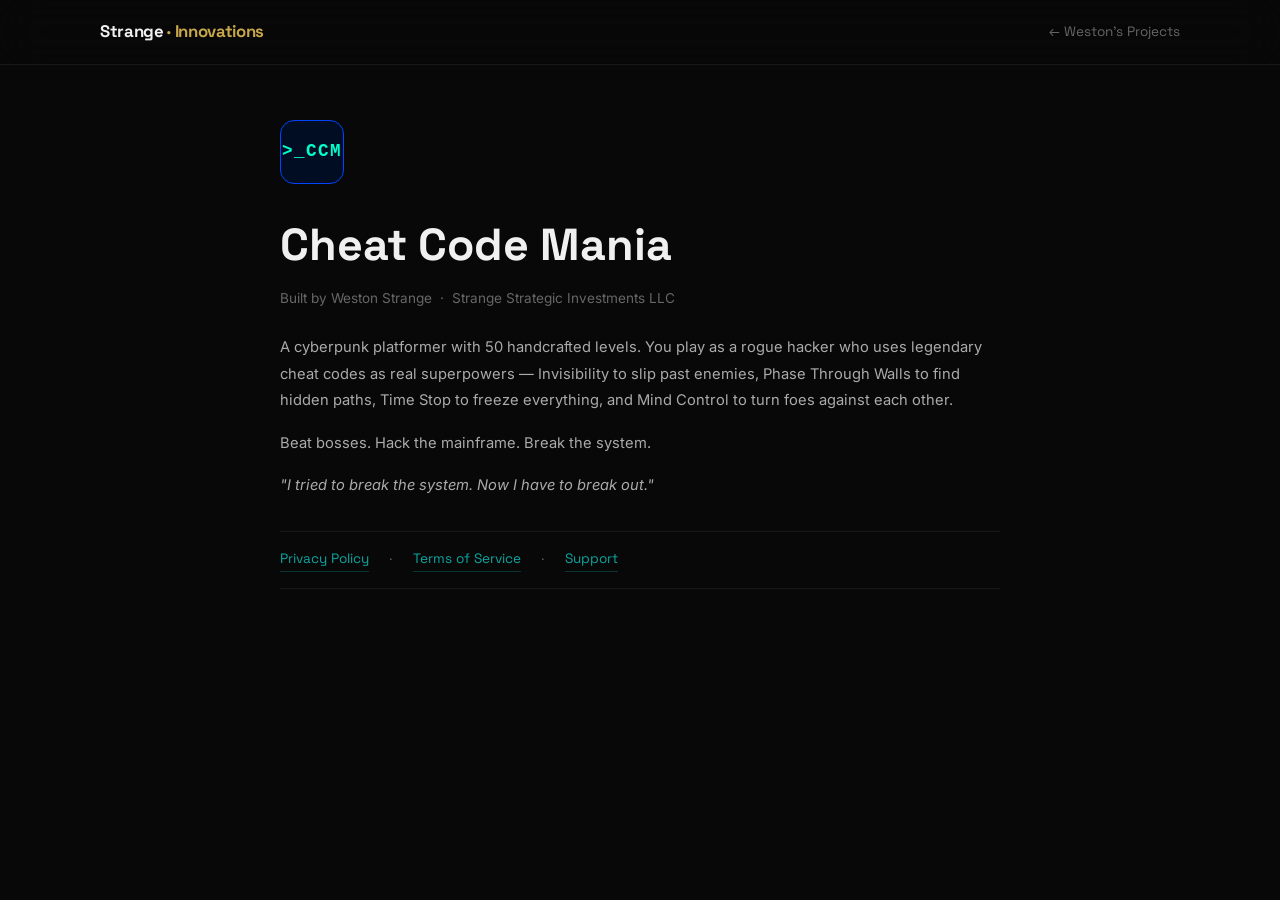
<file: cheat-code-mania/index.html>
<!DOCTYPE html>
<html lang="en">
<head>
  <meta charset="UTF-8">
  <meta name="viewport" content="width=device-width, initial-scale=1.0">
  <meta name="description" content="Cheat Code Mania — A cyberpunk platformer with 50 handcrafted levels. Use legendary cheat codes as real superpowers. Built by Weston Strange.">
  <title>Cheat Code Mania — Built by Weston Strange</title>
  <link rel="preconnect" href="https://fonts.googleapis.com">
  <link rel="preconnect" href="https://fonts.gstatic.com" crossorigin>
  <link href="https://fonts.googleapis.com/css2?family=Space+Grotesk:wght@300;400;500;600;700&family=Inter:wght@300;400;500;600&display=swap" rel="stylesheet">
  <link rel="stylesheet" href="../css/styles.css">
</head>
<body class="sazio-legal">

  <nav class="nav scrolled" id="nav">
    <div class="nav-inner">
      <a href="/" class="nav-logo">
        <span class="logo-strange">Strange</span><span class="logo-dot"> · </span><span class="logo-innovations">Innovations</span>
      </a>
      <a href="/#weston" class="sazio-nav-back">← Weston's Projects</a>
    </div>
  </nav>

  <main class="legal-page">
    <div class="legal-content">

      <div class="app-icon ccm-app-icon" style="font-size:1.1rem;width:64px;height:64px;border-radius:14px;display:flex;align-items:center;justify-content:center;margin-bottom:1.5rem;">
        <span>&gt;_CCM</span>
      </div>

      <h1 style="margin-bottom:0.25rem;">Cheat Code Mania</h1>
      <p class="legal-date" style="margin-bottom:1.5rem;">Built by Weston Strange &nbsp;·&nbsp; Strange Strategic Investments LLC</p>

      <p>
        A cyberpunk platformer with 50 handcrafted levels. You play as a rogue hacker who uses
        legendary cheat codes as real superpowers — Invisibility to slip past enemies, Phase Through
        Walls to find hidden paths, Time Stop to freeze everything, and Mind Control to turn foes
        against each other.
      </p>
      <p>Beat bosses. Hack the mainframe. Break the system.</p>
      <p><em>"I tried to break the system. Now I have to break out."</em></p>

      <div class="sazio-legal-nav" style="margin:2rem 0;">
        <a href="privacy/">Privacy Policy</a>
        <span class="sazio-legal-nav-sep">·</span>
        <a href="terms/">Terms of Service</a>
        <span class="sazio-legal-nav-sep">·</span>
        <a href="support/">Support</a>
      </div>

    </div>
  </main>

</body>
</html>
</file>
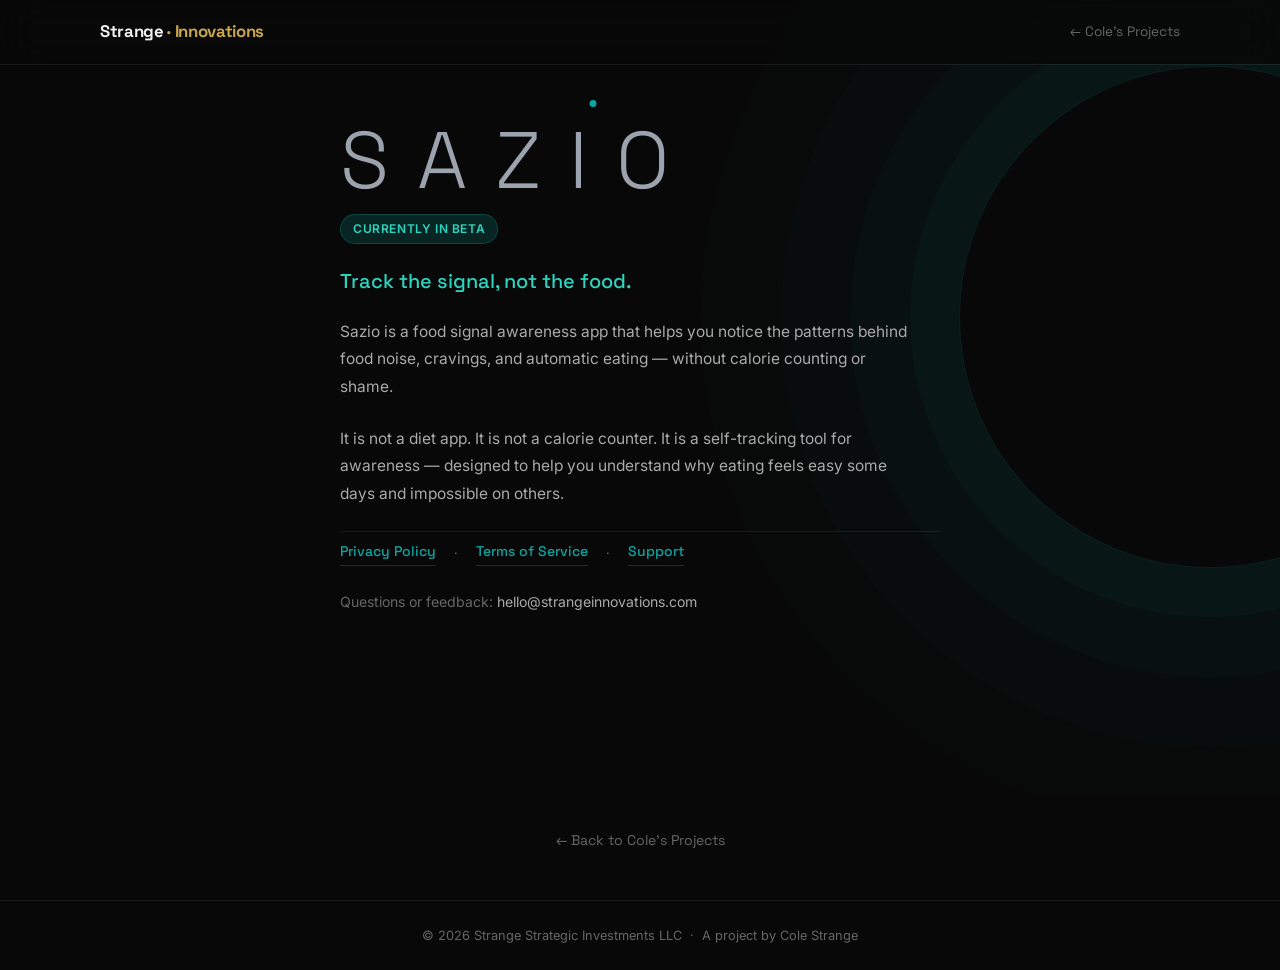
<file: sazio/index.html>
<!DOCTYPE html>
<html lang="en">
<head>
  <meta charset="UTF-8">
  <meta name="viewport" content="width=device-width, initial-scale=1.0">
  <meta name="description" content="Sazio is a food signal awareness app that helps you notice the patterns behind food noise, cravings, and automatic eating — without calorie counting or shame.">
  <title>Sazio — Track the Signal, Not the Food</title>
  <link rel="preconnect" href="https://fonts.googleapis.com">
  <link rel="preconnect" href="https://fonts.gstatic.com" crossorigin>
  <link href="https://fonts.googleapis.com/css2?family=Space+Grotesk:wght@300;400;500;600;700&family=Inter:wght@300;400;500;600&display=swap" rel="stylesheet">
  <link rel="stylesheet" href="../css/styles.css">
</head>
<body>

  <nav class="nav scrolled" id="nav">
    <div class="nav-inner">
      <a href="/" class="nav-logo">
        <span class="logo-strange">Strange</span><span class="logo-dot"> · </span><span class="logo-innovations">Innovations</span>
      </a>
      <a href="/#cole" class="sazio-nav-back">← Cole's Projects</a>
    </div>
  </nav>

  <main class="sazio-page">

    <section class="sazio-hero-section">
      <div class="sazio-hero-inner">

        <div class="sazio-wordmark-hero">
          <h1 class="sazio-wordmark">SAZ<span class="sazio-wordmark-i">I</span>O</h1>
          <span class="sazio-beta-badge">Currently in beta</span>
        </div>

        <p class="sazio-tagline">Track the signal, not the food.</p>

        <p class="sazio-desc">
          Sazio is a food signal awareness app that helps you notice the patterns behind food noise,
          cravings, and automatic eating — without calorie counting or shame.
        </p>

        <p class="sazio-desc">
          It is not a diet app. It is not a calorie counter. It is a self-tracking tool for awareness —
          designed to help you understand why eating feels easy some days and impossible on others.
        </p>

        <div class="sazio-links-row">
          <a href="privacy/" class="sazio-link">Privacy Policy</a>
          <span class="sazio-link-sep">·</span>
          <a href="terms/" class="sazio-link">Terms of Service</a>
          <span class="sazio-link-sep">·</span>
          <a href="support/" class="sazio-link">Support</a>
        </div>

        <p class="sazio-contact">
          Questions or feedback:
          <a href="mailto:hello@strangeinnovations.com">hello@strangeinnovations.com</a>
        </p>

      </div>
    </section>

    <div class="sazio-back-row">
      <a href="/#cole" class="sazio-back-link">← Back to Cole's Projects</a>
    </div>

  </main>

  <footer class="sazio-page-footer">
    <p>© 2026 Strange Strategic Investments LLC &nbsp;·&nbsp; A project by Cole Strange</p>
  </footer>

</body>
</html>
</file>
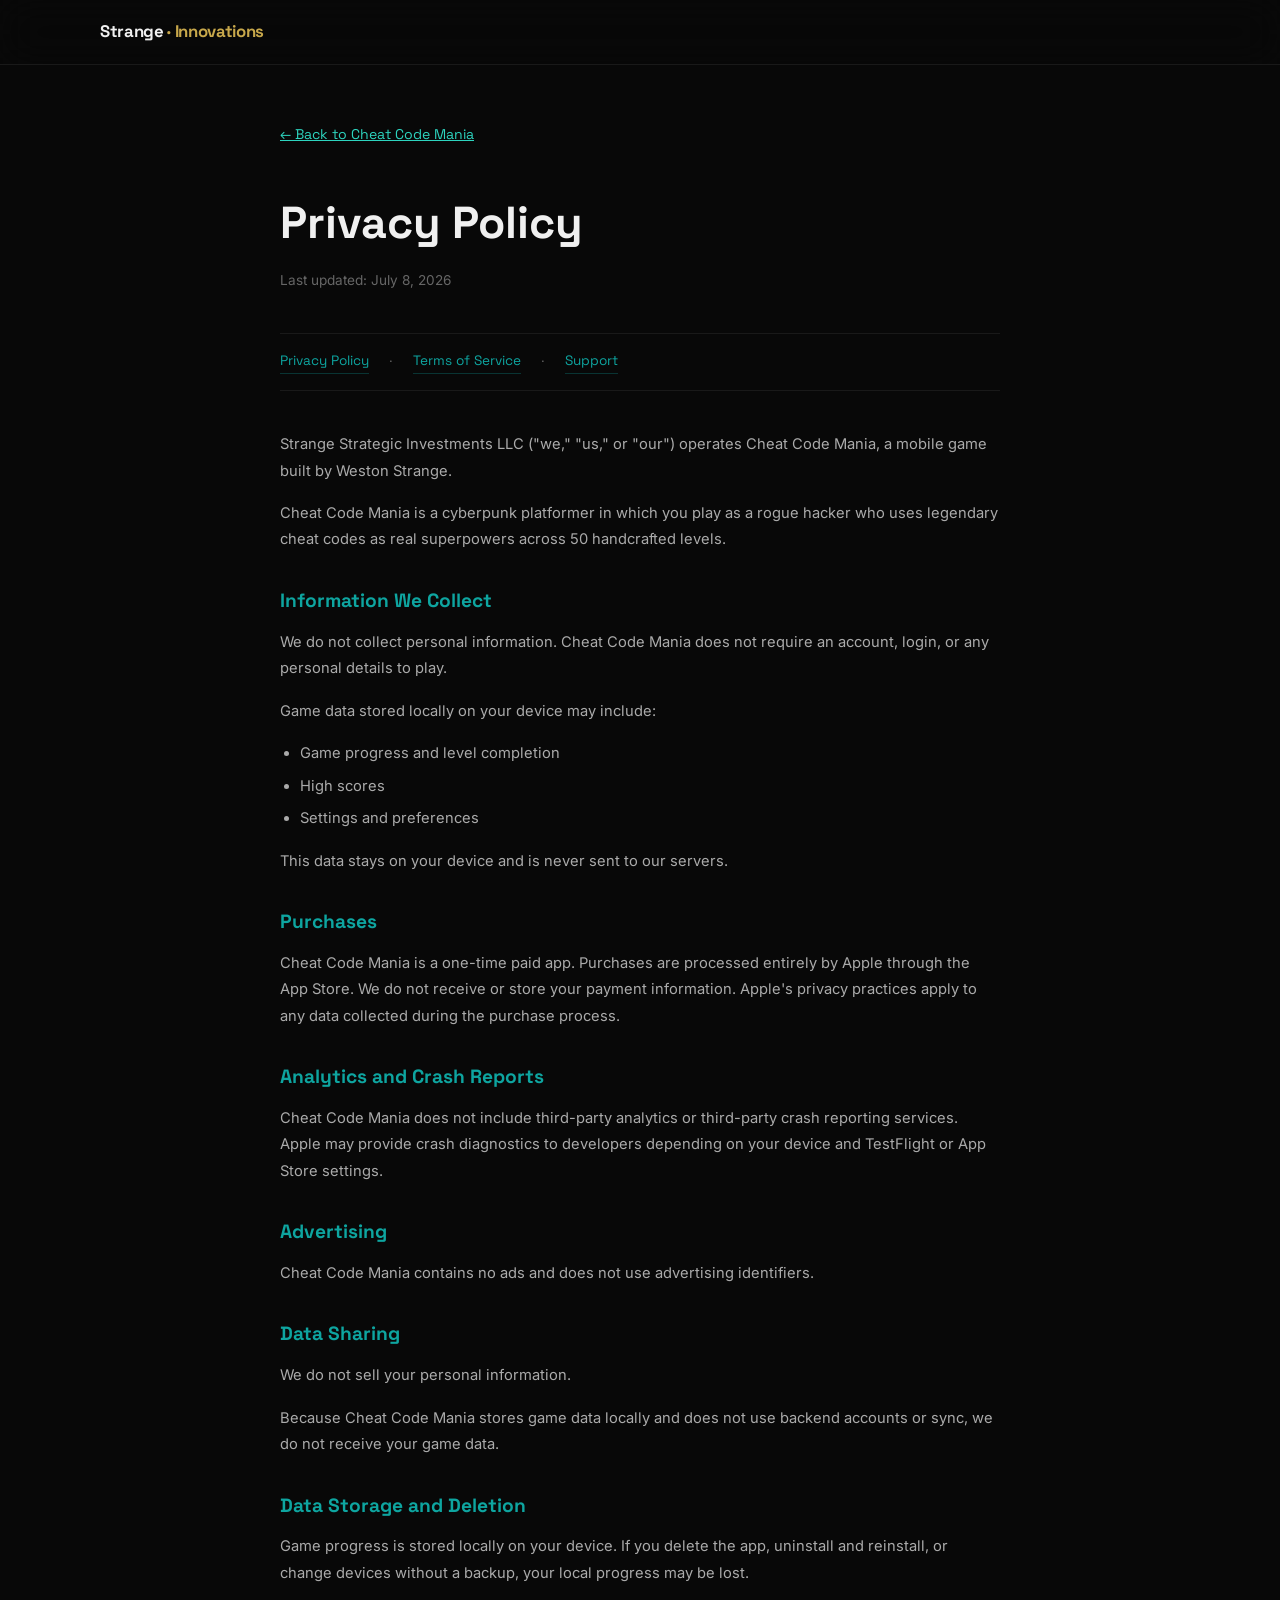
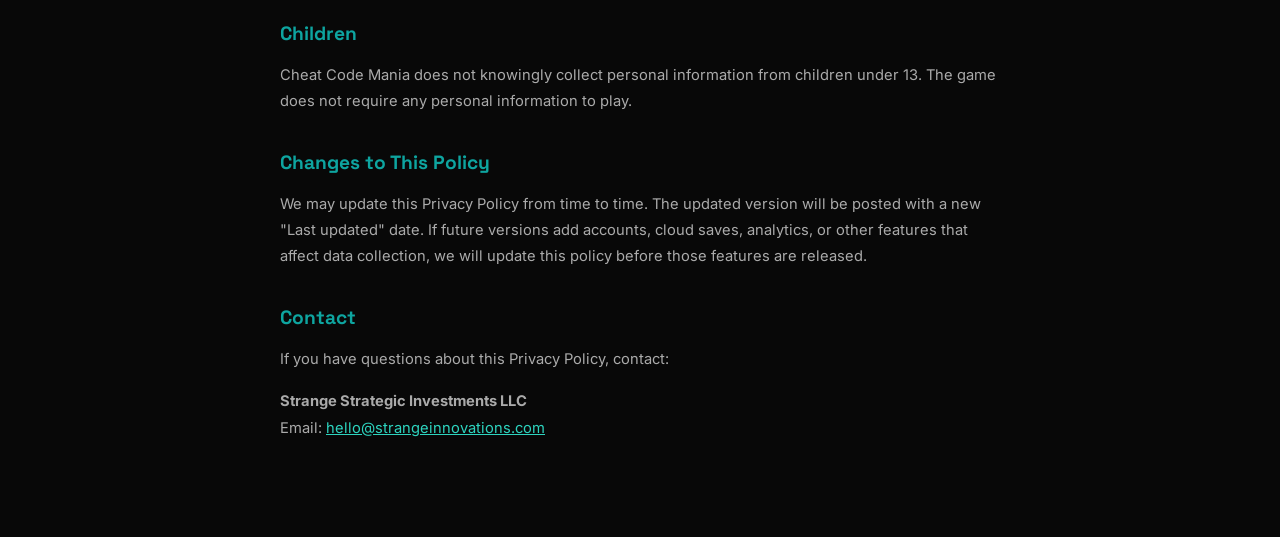
<file: cheat-code-mania/privacy/index.html>
<!DOCTYPE html>
<html lang="en">
<head>
  <meta charset="UTF-8">
  <meta name="viewport" content="width=device-width, initial-scale=1.0">
  <title>Privacy Policy — Cheat Code Mania</title>
  <link rel="preconnect" href="https://fonts.googleapis.com">
  <link rel="preconnect" href="https://fonts.gstatic.com" crossorigin>
  <link href="https://fonts.googleapis.com/css2?family=Space+Grotesk:wght@300;400;500;600;700&family=Inter:wght@300;400;500;600&display=swap" rel="stylesheet">
  <link rel="stylesheet" href="../../css/styles.css">
</head>
<body class="sazio-legal">

  <nav class="nav scrolled" id="nav">
    <div class="nav-inner">
      <a href="/" class="nav-logo">
        <span class="logo-strange">Strange</span><span class="logo-dot"> · </span><span class="logo-innovations">Innovations</span>
      </a>
    </div>
  </nav>

  <main class="legal-page">
    <div class="legal-content">

      <a href="../" class="legal-back">← Back to Cheat Code Mania</a>

      <h1>Privacy Policy</h1>
      <p class="legal-date">Last updated: July 8, 2026</p>

      <div class="sazio-legal-nav">
        <a href="../privacy/">Privacy Policy</a>
        <span class="sazio-legal-nav-sep">·</span>
        <a href="../terms/">Terms of Service</a>
        <span class="sazio-legal-nav-sep">·</span>
        <a href="../support/">Support</a>
      </div>

      <p>
        Strange Strategic Investments LLC ("we," "us," or "our") operates Cheat Code Mania,
        a mobile game built by Weston Strange.
      </p>
      <p>
        Cheat Code Mania is a cyberpunk platformer in which you play as a rogue hacker who uses
        legendary cheat codes as real superpowers across 50 handcrafted levels.
      </p>

      <h2>Information We Collect</h2>
      <p>
        We do not collect personal information. Cheat Code Mania does not require an account,
        login, or any personal details to play.
      </p>
      <p>Game data stored locally on your device may include:</p>
      <ul>
        <li>Game progress and level completion</li>
        <li>High scores</li>
        <li>Settings and preferences</li>
      </ul>
      <p>This data stays on your device and is never sent to our servers.</p>

      <h2>Purchases</h2>
      <p>
        Cheat Code Mania is a one-time paid app. Purchases are processed entirely by Apple
        through the App Store. We do not receive or store your payment information.
        Apple's privacy practices apply to any data collected during the purchase process.
      </p>

      <h2>Analytics and Crash Reports</h2>
      <p>
        Cheat Code Mania does not include third-party analytics or third-party crash reporting
        services. Apple may provide crash diagnostics to developers depending on your device
        and TestFlight or App Store settings.
      </p>

      <h2>Advertising</h2>
      <p>Cheat Code Mania contains no ads and does not use advertising identifiers.</p>

      <h2>Data Sharing</h2>
      <p>We do not sell your personal information.</p>
      <p>
        Because Cheat Code Mania stores game data locally and does not use backend accounts
        or sync, we do not receive your game data.
      </p>

      <h2>Data Storage and Deletion</h2>
      <p>
        Game progress is stored locally on your device. If you delete the app, uninstall
        and reinstall, or change devices without a backup, your local progress may be lost.
      </p>

      <h2>Children</h2>
      <p>
        Cheat Code Mania does not knowingly collect personal information from children under 13.
        The game does not require any personal information to play.
      </p>

      <h2>Changes to This Policy</h2>
      <p>
        We may update this Privacy Policy from time to time. The updated version will be posted
        with a new "Last updated" date. If future versions add accounts, cloud saves, analytics,
        or other features that affect data collection, we will update this policy before those
        features are released.
      </p>

      <h2>Contact</h2>
      <p>If you have questions about this Privacy Policy, contact:</p>
      <p>
        <strong>Strange Strategic Investments LLC</strong><br>
        Email: <a href="mailto:hello@strangeinnovations.com">hello@strangeinnovations.com</a>
      </p>

    </div>
  </main>

</body>
</html>
</file>
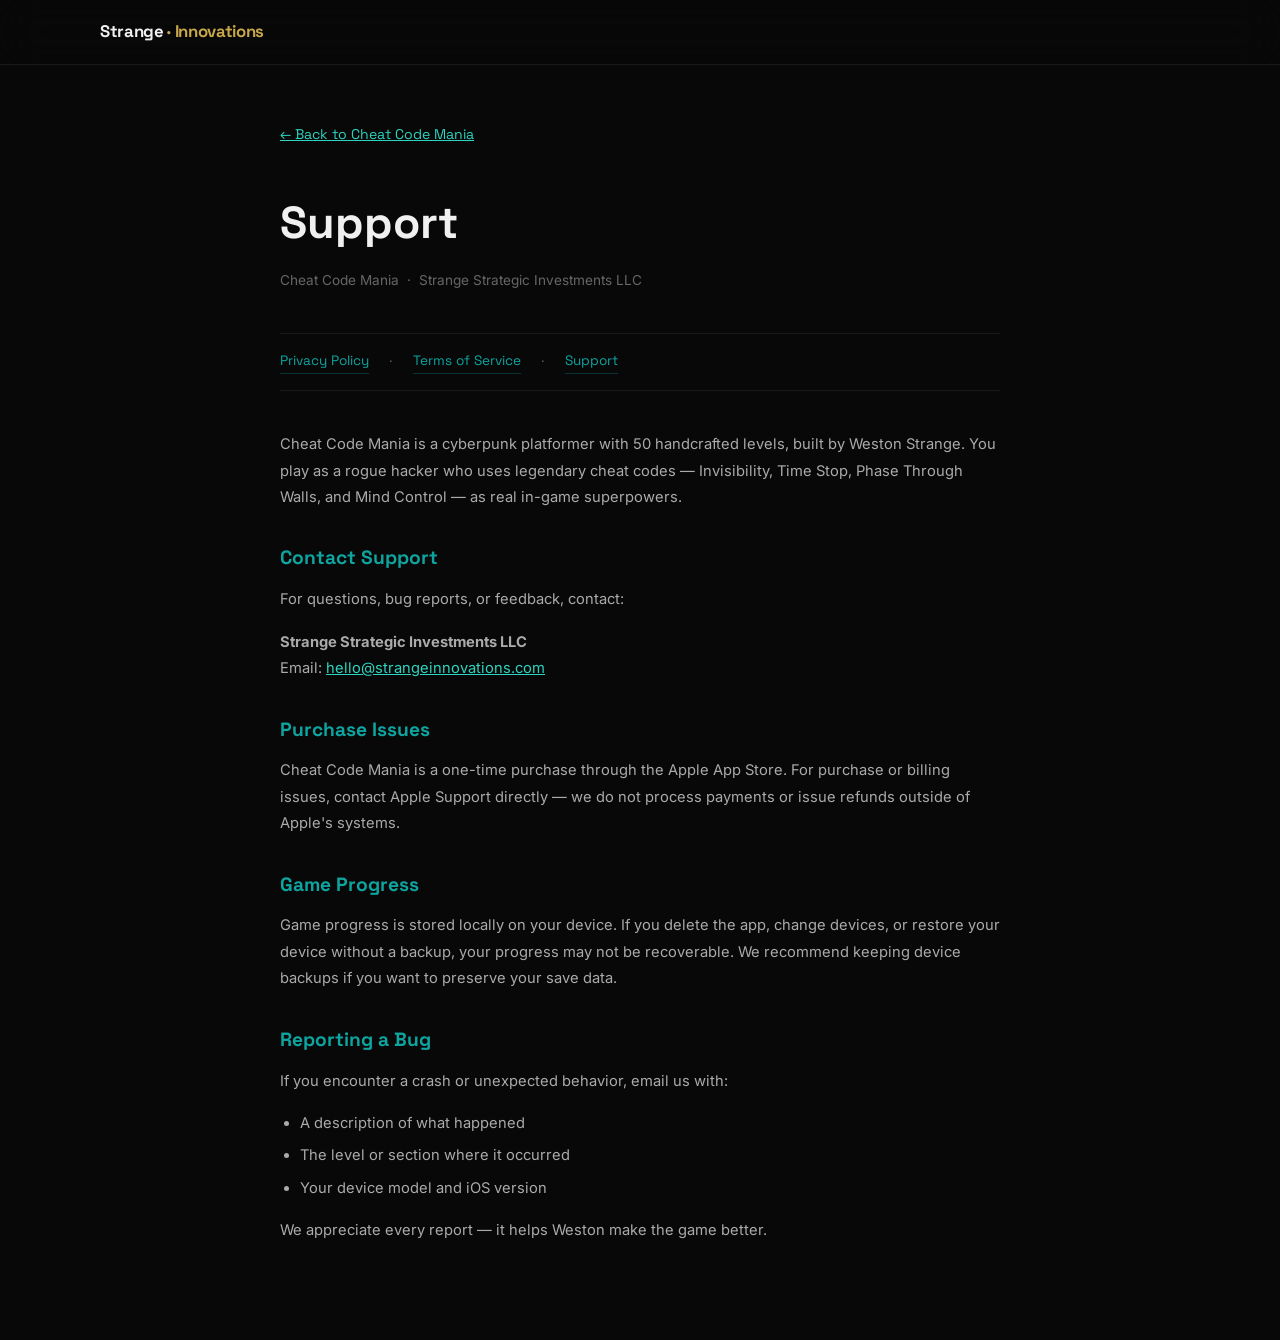
<file: cheat-code-mania/support/index.html>
<!DOCTYPE html>
<html lang="en">
<head>
  <meta charset="UTF-8">
  <meta name="viewport" content="width=device-width, initial-scale=1.0">
  <title>Support — Cheat Code Mania</title>
  <link rel="preconnect" href="https://fonts.googleapis.com">
  <link rel="preconnect" href="https://fonts.gstatic.com" crossorigin>
  <link href="https://fonts.googleapis.com/css2?family=Space+Grotesk:wght@300;400;500;600;700&family=Inter:wght@300;400;500;600&display=swap" rel="stylesheet">
  <link rel="stylesheet" href="../../css/styles.css">
</head>
<body class="sazio-legal">

  <nav class="nav scrolled" id="nav">
    <div class="nav-inner">
      <a href="/" class="nav-logo">
        <span class="logo-strange">Strange</span><span class="logo-dot"> · </span><span class="logo-innovations">Innovations</span>
      </a>
    </div>
  </nav>

  <main class="legal-page">
    <div class="legal-content">

      <a href="../" class="legal-back">← Back to Cheat Code Mania</a>

      <h1>Support</h1>
      <p class="legal-date">Cheat Code Mania &nbsp;·&nbsp; Strange Strategic Investments LLC</p>

      <div class="sazio-legal-nav">
        <a href="../privacy/">Privacy Policy</a>
        <span class="sazio-legal-nav-sep">·</span>
        <a href="../terms/">Terms of Service</a>
        <span class="sazio-legal-nav-sep">·</span>
        <a href="../support/">Support</a>
      </div>

      <p>
        Cheat Code Mania is a cyberpunk platformer with 50 handcrafted levels, built by Weston Strange.
        You play as a rogue hacker who uses legendary cheat codes — Invisibility, Time Stop,
        Phase Through Walls, and Mind Control — as real in-game superpowers.
      </p>

      <h2>Contact Support</h2>
      <p>For questions, bug reports, or feedback, contact:</p>
      <p>
        <strong>Strange Strategic Investments LLC</strong><br>
        Email: <a href="mailto:hello@strangeinnovations.com">hello@strangeinnovations.com</a>
      </p>

      <h2>Purchase Issues</h2>
      <p>
        Cheat Code Mania is a one-time purchase through the Apple App Store. For purchase or
        billing issues, contact Apple Support directly — we do not process payments or issue
        refunds outside of Apple's systems.
      </p>

      <h2>Game Progress</h2>
      <p>
        Game progress is stored locally on your device. If you delete the app, change devices,
        or restore your device without a backup, your progress may not be recoverable. We recommend
        keeping device backups if you want to preserve your save data.
      </p>

      <h2>Reporting a Bug</h2>
      <p>
        If you encounter a crash or unexpected behavior, email us with:
      </p>
      <ul>
        <li>A description of what happened</li>
        <li>The level or section where it occurred</li>
        <li>Your device model and iOS version</li>
      </ul>
      <p>We appreciate every report — it helps Weston make the game better.</p>

    </div>
  </main>

</body>
</html>
</file>
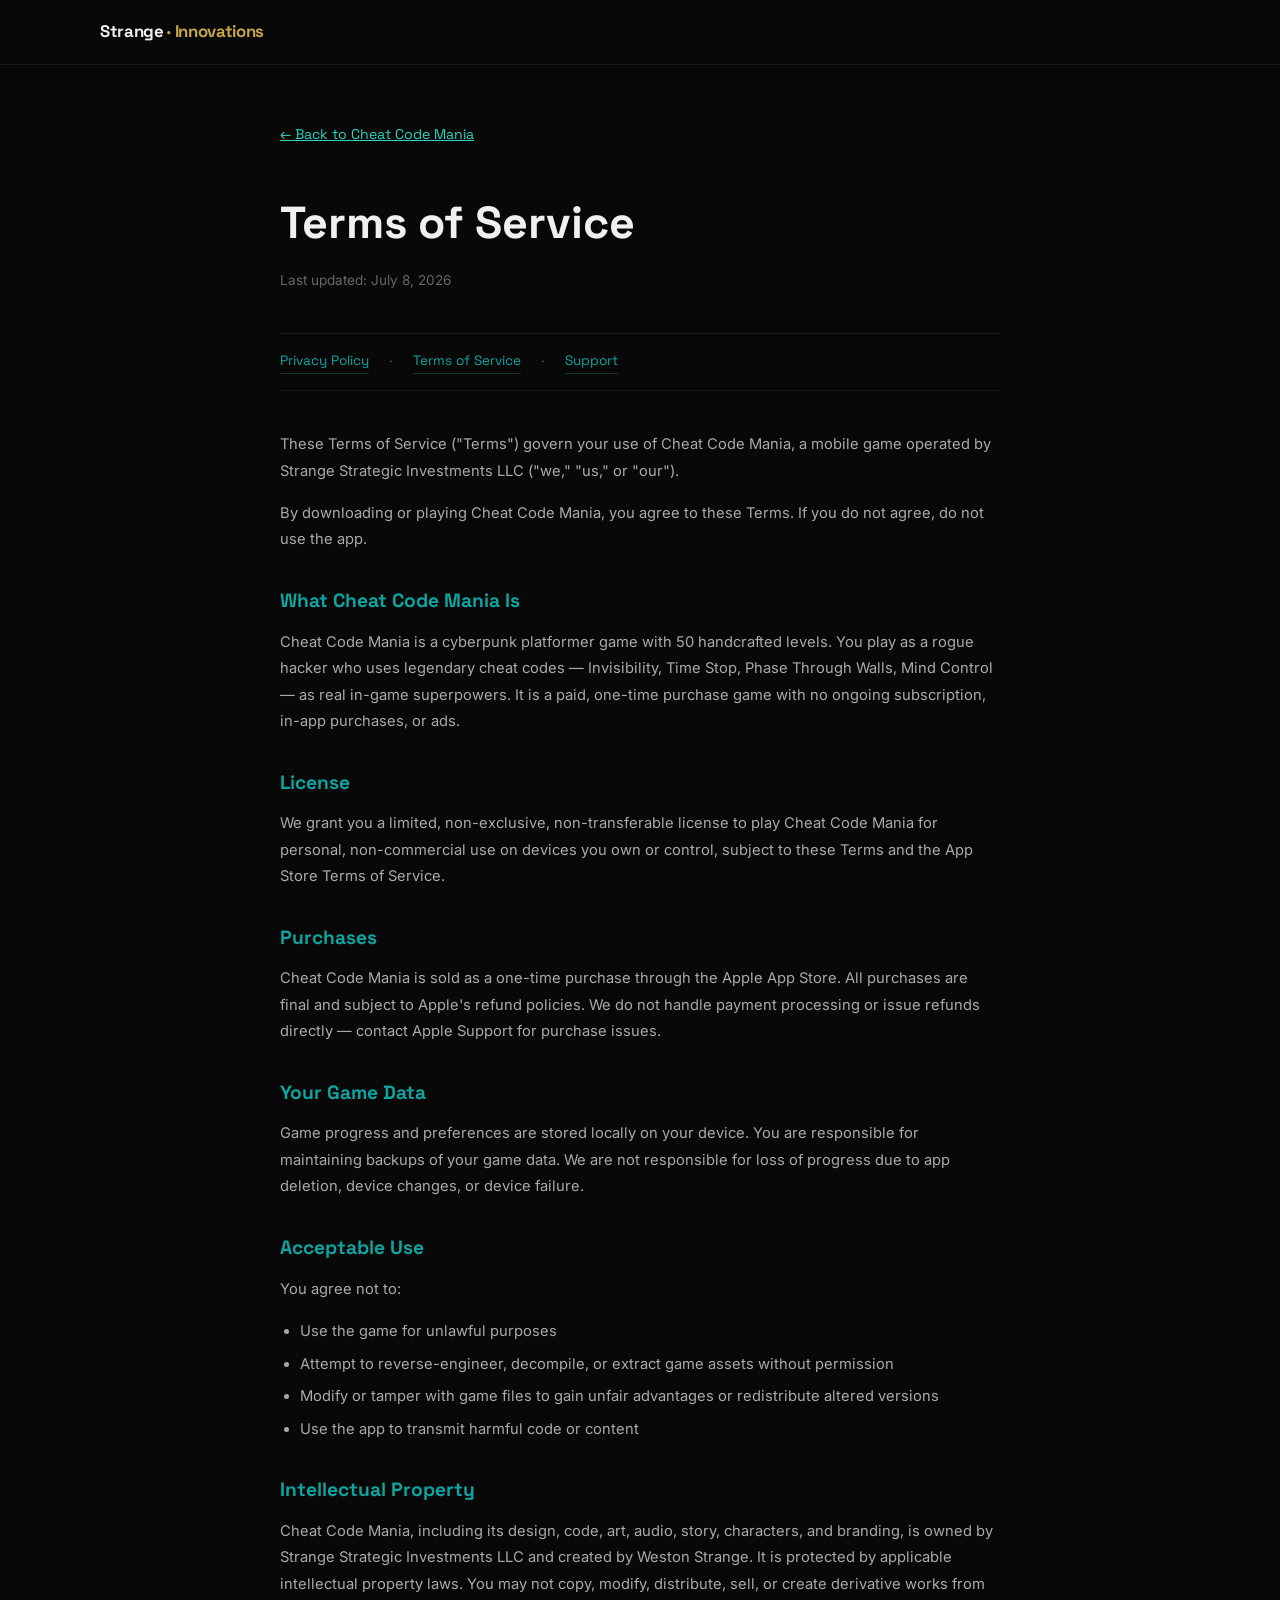
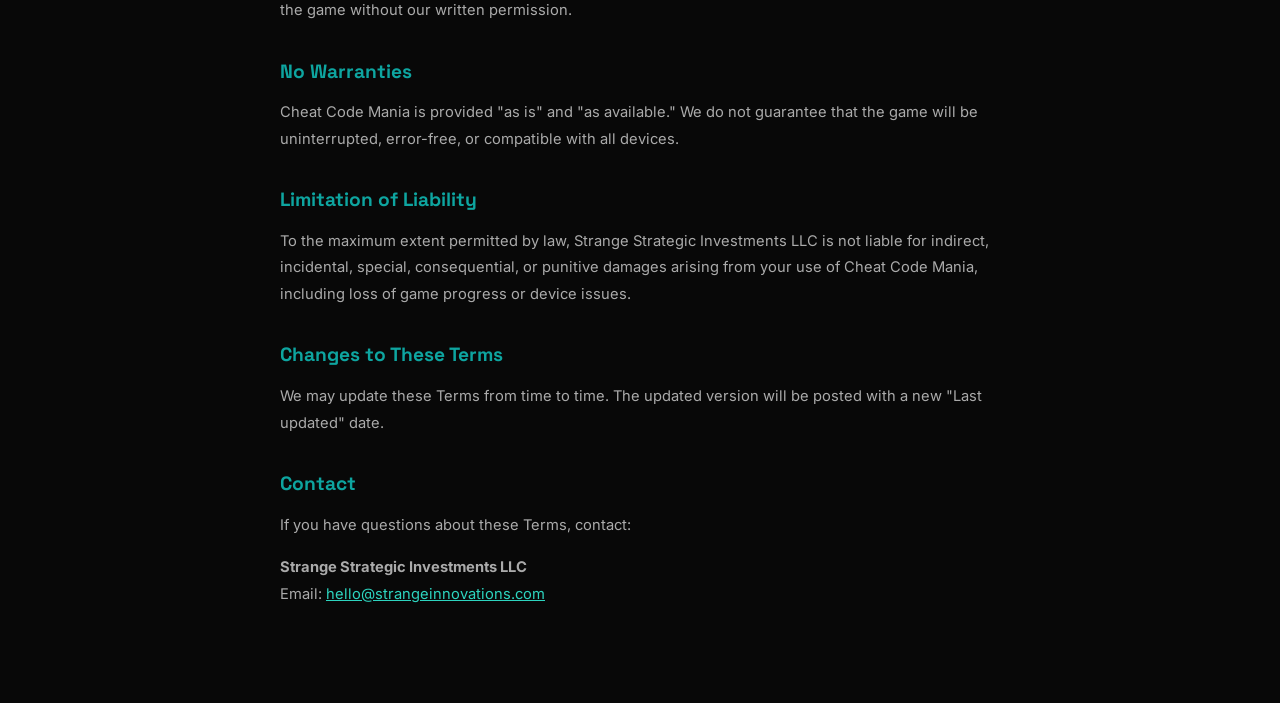
<file: cheat-code-mania/terms/index.html>
<!DOCTYPE html>
<html lang="en">
<head>
  <meta charset="UTF-8">
  <meta name="viewport" content="width=device-width, initial-scale=1.0">
  <title>Terms of Service — Cheat Code Mania</title>
  <link rel="preconnect" href="https://fonts.googleapis.com">
  <link rel="preconnect" href="https://fonts.gstatic.com" crossorigin>
  <link href="https://fonts.googleapis.com/css2?family=Space+Grotesk:wght@300;400;500;600;700&family=Inter:wght@300;400;500;600&display=swap" rel="stylesheet">
  <link rel="stylesheet" href="../../css/styles.css">
</head>
<body class="sazio-legal">

  <nav class="nav scrolled" id="nav">
    <div class="nav-inner">
      <a href="/" class="nav-logo">
        <span class="logo-strange">Strange</span><span class="logo-dot"> · </span><span class="logo-innovations">Innovations</span>
      </a>
    </div>
  </nav>

  <main class="legal-page">
    <div class="legal-content">

      <a href="../" class="legal-back">← Back to Cheat Code Mania</a>

      <h1>Terms of Service</h1>
      <p class="legal-date">Last updated: July 8, 2026</p>

      <div class="sazio-legal-nav">
        <a href="../privacy/">Privacy Policy</a>
        <span class="sazio-legal-nav-sep">·</span>
        <a href="../terms/">Terms of Service</a>
        <span class="sazio-legal-nav-sep">·</span>
        <a href="../support/">Support</a>
      </div>

      <p>
        These Terms of Service ("Terms") govern your use of Cheat Code Mania, a mobile game
        operated by Strange Strategic Investments LLC ("we," "us," or "our").
      </p>
      <p>By downloading or playing Cheat Code Mania, you agree to these Terms. If you do not agree, do not use the app.</p>

      <h2>What Cheat Code Mania Is</h2>
      <p>
        Cheat Code Mania is a cyberpunk platformer game with 50 handcrafted levels. You play
        as a rogue hacker who uses legendary cheat codes — Invisibility, Time Stop, Phase Through
        Walls, Mind Control — as real in-game superpowers. It is a paid, one-time purchase game
        with no ongoing subscription, in-app purchases, or ads.
      </p>

      <h2>License</h2>
      <p>
        We grant you a limited, non-exclusive, non-transferable license to play Cheat Code Mania
        for personal, non-commercial use on devices you own or control, subject to these Terms
        and the App Store Terms of Service.
      </p>

      <h2>Purchases</h2>
      <p>
        Cheat Code Mania is sold as a one-time purchase through the Apple App Store. All
        purchases are final and subject to Apple's refund policies. We do not handle payment
        processing or issue refunds directly — contact Apple Support for purchase issues.
      </p>

      <h2>Your Game Data</h2>
      <p>
        Game progress and preferences are stored locally on your device. You are responsible for
        maintaining backups of your game data. We are not responsible for loss of progress due to
        app deletion, device changes, or device failure.
      </p>

      <h2>Acceptable Use</h2>
      <p>You agree not to:</p>
      <ul>
        <li>Use the game for unlawful purposes</li>
        <li>Attempt to reverse-engineer, decompile, or extract game assets without permission</li>
        <li>Modify or tamper with game files to gain unfair advantages or redistribute altered versions</li>
        <li>Use the app to transmit harmful code or content</li>
      </ul>

      <h2>Intellectual Property</h2>
      <p>
        Cheat Code Mania, including its design, code, art, audio, story, characters, and branding,
        is owned by Strange Strategic Investments LLC and created by Weston Strange. It is protected
        by applicable intellectual property laws. You may not copy, modify, distribute, sell, or
        create derivative works from the game without our written permission.
      </p>

      <h2>No Warranties</h2>
      <p>
        Cheat Code Mania is provided "as is" and "as available." We do not guarantee that the game
        will be uninterrupted, error-free, or compatible with all devices.
      </p>

      <h2>Limitation of Liability</h2>
      <p>
        To the maximum extent permitted by law, Strange Strategic Investments LLC is not liable for
        indirect, incidental, special, consequential, or punitive damages arising from your use of
        Cheat Code Mania, including loss of game progress or device issues.
      </p>

      <h2>Changes to These Terms</h2>
      <p>
        We may update these Terms from time to time. The updated version will be posted with a new
        "Last updated" date.
      </p>

      <h2>Contact</h2>
      <p>If you have questions about these Terms, contact:</p>
      <p>
        <strong>Strange Strategic Investments LLC</strong><br>
        Email: <a href="mailto:hello@strangeinnovations.com">hello@strangeinnovations.com</a>
      </p>

    </div>
  </main>

</body>
</html>
</file>
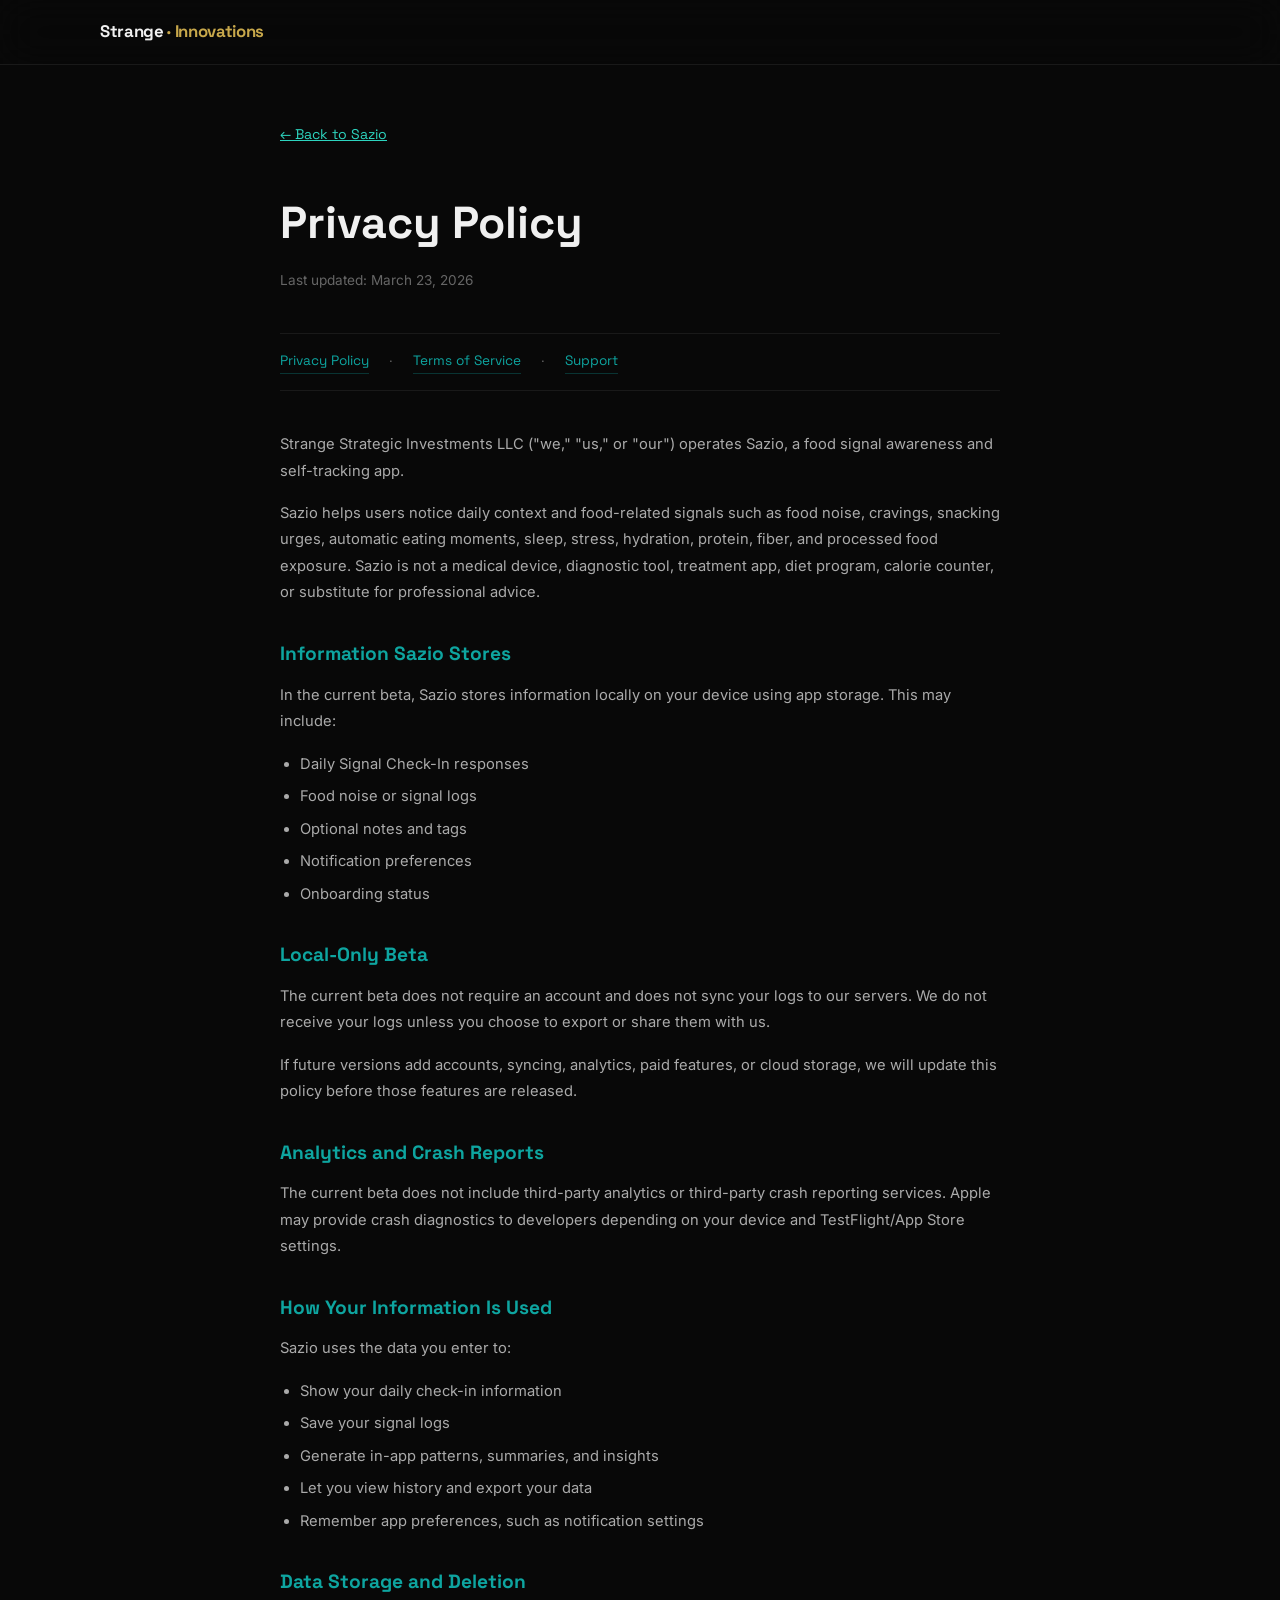
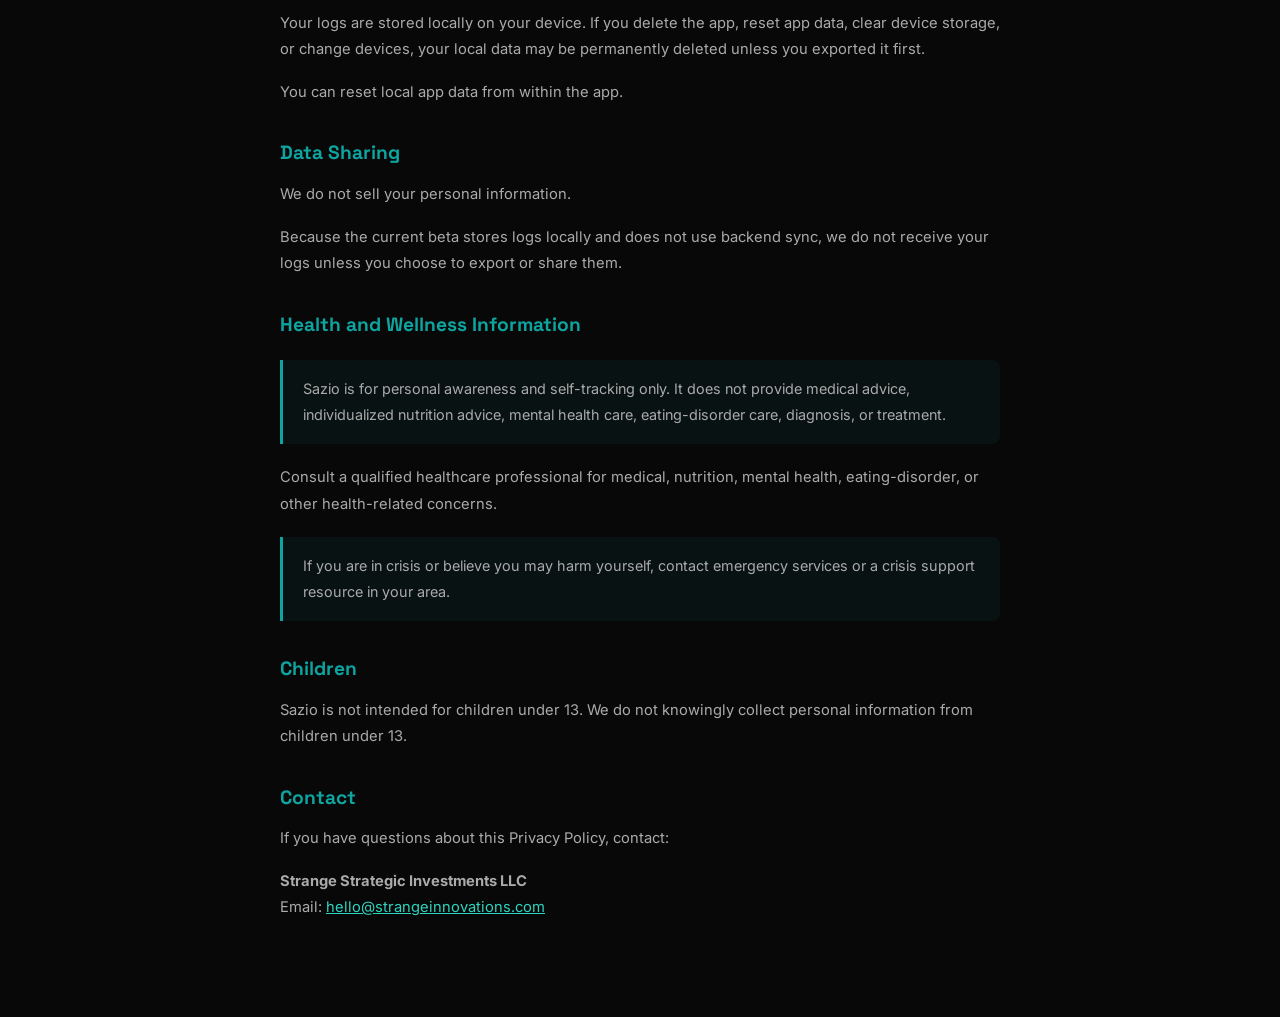
<file: sazio/privacy/index.html>
<!DOCTYPE html>
<html lang="en">
<head>
  <meta charset="UTF-8">
  <meta name="viewport" content="width=device-width, initial-scale=1.0">
  <title>Privacy Policy — Sazio</title>
  <link rel="preconnect" href="https://fonts.googleapis.com">
  <link rel="preconnect" href="https://fonts.gstatic.com" crossorigin>
  <link href="https://fonts.googleapis.com/css2?family=Space+Grotesk:wght@300;400;500;600;700&family=Inter:wght@300;400;500;600&display=swap" rel="stylesheet">
  <link rel="stylesheet" href="../../css/styles.css">
</head>
<body class="sazio-legal">

  <nav class="nav scrolled" id="nav">
    <div class="nav-inner">
      <a href="/" class="nav-logo">
        <span class="logo-strange">Strange</span><span class="logo-dot"> · </span><span class="logo-innovations">Innovations</span>
      </a>
    </div>
  </nav>

  <main class="legal-page">
    <div class="legal-content">

      <a href="../" class="legal-back">← Back to Sazio</a>

      <h1>Privacy Policy</h1>
      <p class="legal-date">Last updated: March 23, 2026</p>

      <div class="sazio-legal-nav">
        <a href="../privacy/">Privacy Policy</a>
        <span class="sazio-legal-nav-sep">·</span>
        <a href="../terms/">Terms of Service</a>
        <span class="sazio-legal-nav-sep">·</span>
        <a href="../support/">Support</a>
      </div>

      <p>
        Strange Strategic Investments LLC ("we," "us," or "our") operates Sazio, a food signal
        awareness and self-tracking app.
      </p>
      <p>
        Sazio helps users notice daily context and food-related signals such as food noise, cravings,
        snacking urges, automatic eating moments, sleep, stress, hydration, protein, fiber, and
        processed food exposure. Sazio is not a medical device, diagnostic tool, treatment app,
        diet program, calorie counter, or substitute for professional advice.
      </p>

      <h2>Information Sazio Stores</h2>
      <p>
        In the current beta, Sazio stores information locally on your device using app storage.
        This may include:
      </p>
      <ul>
        <li>Daily Signal Check-In responses</li>
        <li>Food noise or signal logs</li>
        <li>Optional notes and tags</li>
        <li>Notification preferences</li>
        <li>Onboarding status</li>
      </ul>

      <h2>Local-Only Beta</h2>
      <p>
        The current beta does not require an account and does not sync your logs to our servers.
        We do not receive your logs unless you choose to export or share them with us.
      </p>
      <p>
        If future versions add accounts, syncing, analytics, paid features, or cloud storage,
        we will update this policy before those features are released.
      </p>

      <h2>Analytics and Crash Reports</h2>
      <p>
        The current beta does not include third-party analytics or third-party crash reporting
        services. Apple may provide crash diagnostics to developers depending on your device and
        TestFlight/App Store settings.
      </p>

      <h2>How Your Information Is Used</h2>
      <p>Sazio uses the data you enter to:</p>
      <ul>
        <li>Show your daily check-in information</li>
        <li>Save your signal logs</li>
        <li>Generate in-app patterns, summaries, and insights</li>
        <li>Let you view history and export your data</li>
        <li>Remember app preferences, such as notification settings</li>
      </ul>

      <h2>Data Storage and Deletion</h2>
      <p>
        Your logs are stored locally on your device. If you delete the app, reset app data, clear
        device storage, or change devices, your local data may be permanently deleted unless you
        exported it first.
      </p>
      <p>You can reset local app data from within the app.</p>

      <h2>Data Sharing</h2>
      <p>We do not sell your personal information.</p>
      <p>
        Because the current beta stores logs locally and does not use backend sync, we do not receive
        your logs unless you choose to export or share them.
      </p>

      <h2>Health and Wellness Information</h2>
      <div class="sazio-notice">
        <p>
          Sazio is for personal awareness and self-tracking only. It does not provide medical advice,
          individualized nutrition advice, mental health care, eating-disorder care, diagnosis,
          or treatment.
        </p>
      </div>
      <p>
        Consult a qualified healthcare professional for medical, nutrition, mental health,
        eating-disorder, or other health-related concerns.
      </p>
      <div class="sazio-notice">
        <p>
          If you are in crisis or believe you may harm yourself, contact emergency services or a
          crisis support resource in your area.
        </p>
      </div>

      <h2>Children</h2>
      <p>
        Sazio is not intended for children under 13. We do not knowingly collect personal information
        from children under 13.
      </p>

      <h2>Contact</h2>
      <p>
        If you have questions about this Privacy Policy, contact:
      </p>
      <p>
        <strong>Strange Strategic Investments LLC</strong><br>
        Email: <a href="mailto:hello@strangeinnovations.com">hello@strangeinnovations.com</a>
      </p>

    </div>
  </main>

</body>
</html>
</file>
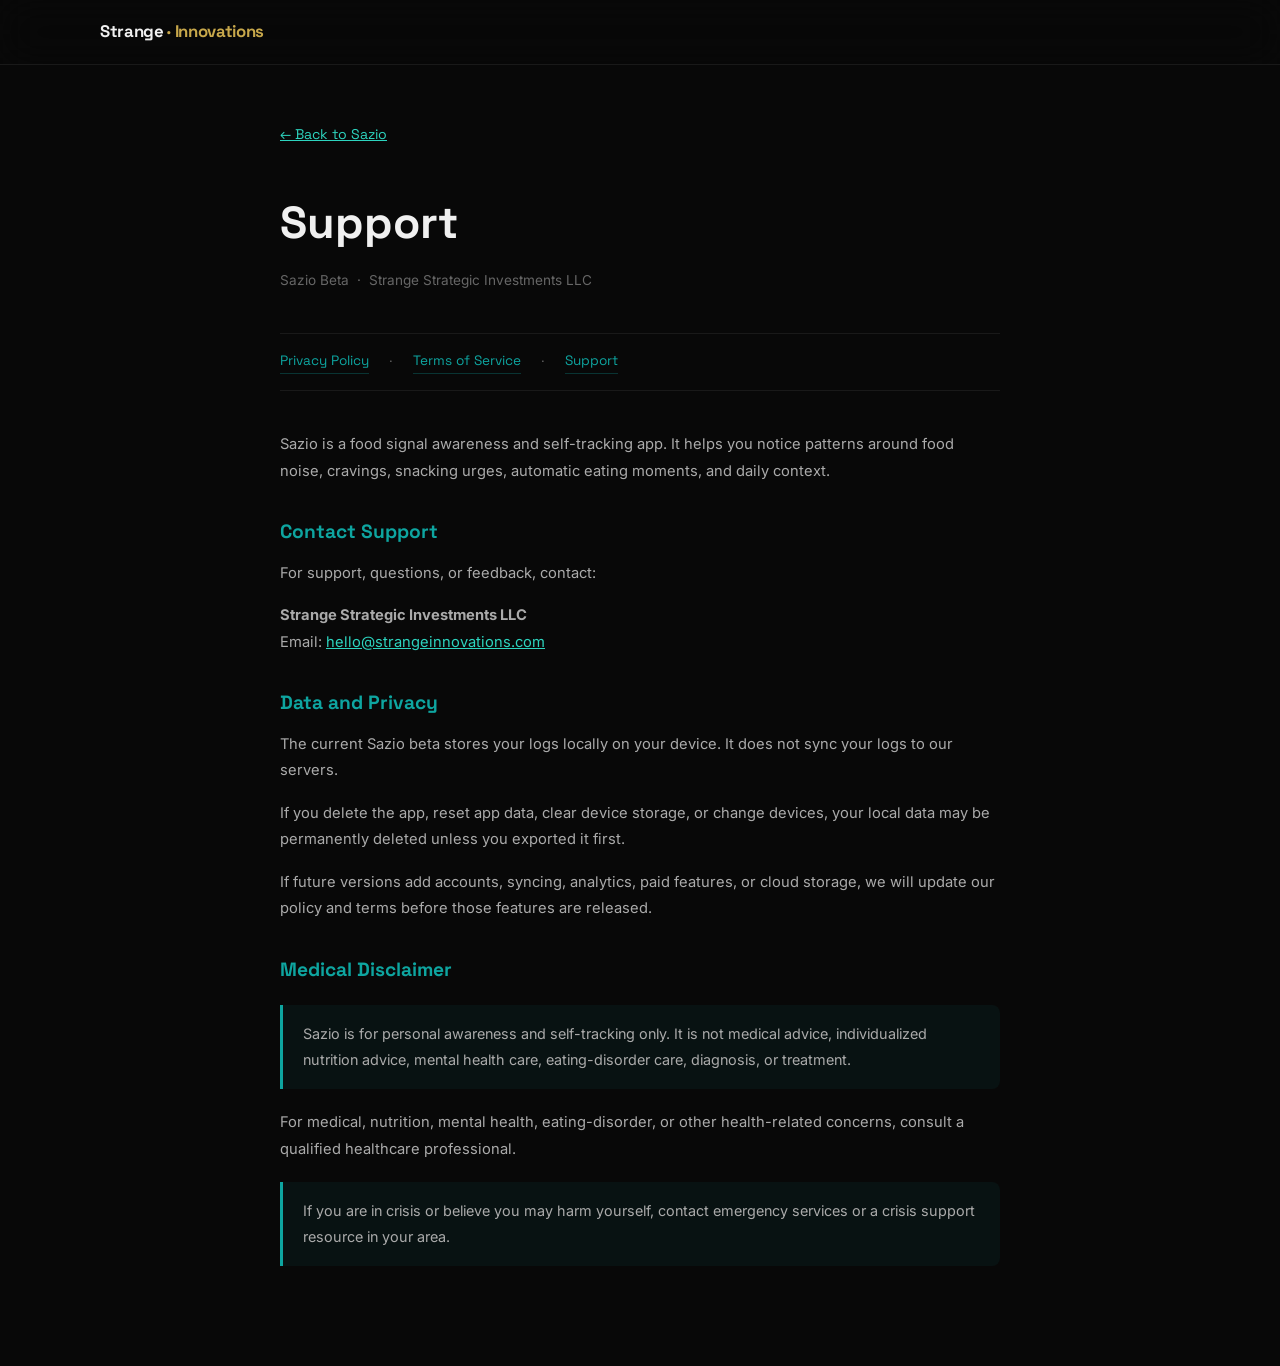
<file: sazio/support/index.html>
<!DOCTYPE html>
<html lang="en">
<head>
  <meta charset="UTF-8">
  <meta name="viewport" content="width=device-width, initial-scale=1.0">
  <title>Support — Sazio</title>
  <link rel="preconnect" href="https://fonts.googleapis.com">
  <link rel="preconnect" href="https://fonts.gstatic.com" crossorigin>
  <link href="https://fonts.googleapis.com/css2?family=Space+Grotesk:wght@300;400;500;600;700&family=Inter:wght@300;400;500;600&display=swap" rel="stylesheet">
  <link rel="stylesheet" href="../../css/styles.css">
</head>
<body class="sazio-legal">

  <nav class="nav scrolled" id="nav">
    <div class="nav-inner">
      <a href="/" class="nav-logo">
        <span class="logo-strange">Strange</span><span class="logo-dot"> · </span><span class="logo-innovations">Innovations</span>
      </a>
    </div>
  </nav>

  <main class="legal-page">
    <div class="legal-content">

      <a href="../" class="legal-back">← Back to Sazio</a>

      <h1>Support</h1>
      <p class="legal-date">Sazio Beta &nbsp;·&nbsp; Strange Strategic Investments LLC</p>

      <div class="sazio-legal-nav">
        <a href="../privacy/">Privacy Policy</a>
        <span class="sazio-legal-nav-sep">·</span>
        <a href="../terms/">Terms of Service</a>
        <span class="sazio-legal-nav-sep">·</span>
        <a href="../support/">Support</a>
      </div>

      <p>
        Sazio is a food signal awareness and self-tracking app. It helps you notice patterns around
        food noise, cravings, snacking urges, automatic eating moments, and daily context.
      </p>

      <h2>Contact Support</h2>
      <p>For support, questions, or feedback, contact:</p>
      <p>
        <strong>Strange Strategic Investments LLC</strong><br>
        Email: <a href="mailto:hello@strangeinnovations.com">hello@strangeinnovations.com</a>
      </p>

      <h2>Data and Privacy</h2>
      <p>
        The current Sazio beta stores your logs locally on your device. It does not sync your logs
        to our servers.
      </p>
      <p>
        If you delete the app, reset app data, clear device storage, or change devices, your local
        data may be permanently deleted unless you exported it first.
      </p>
      <p>
        If future versions add accounts, syncing, analytics, paid features, or cloud storage, we
        will update our policy and terms before those features are released.
      </p>

      <h2>Medical Disclaimer</h2>
      <div class="sazio-notice">
        <p>
          Sazio is for personal awareness and self-tracking only. It is not medical advice,
          individualized nutrition advice, mental health care, eating-disorder care, diagnosis,
          or treatment.
        </p>
      </div>
      <p>
        For medical, nutrition, mental health, eating-disorder, or other health-related concerns,
        consult a qualified healthcare professional.
      </p>
      <div class="sazio-notice">
        <p>
          If you are in crisis or believe you may harm yourself, contact emergency services or a
          crisis support resource in your area.
        </p>
      </div>

    </div>
  </main>

</body>
</html>
</file>
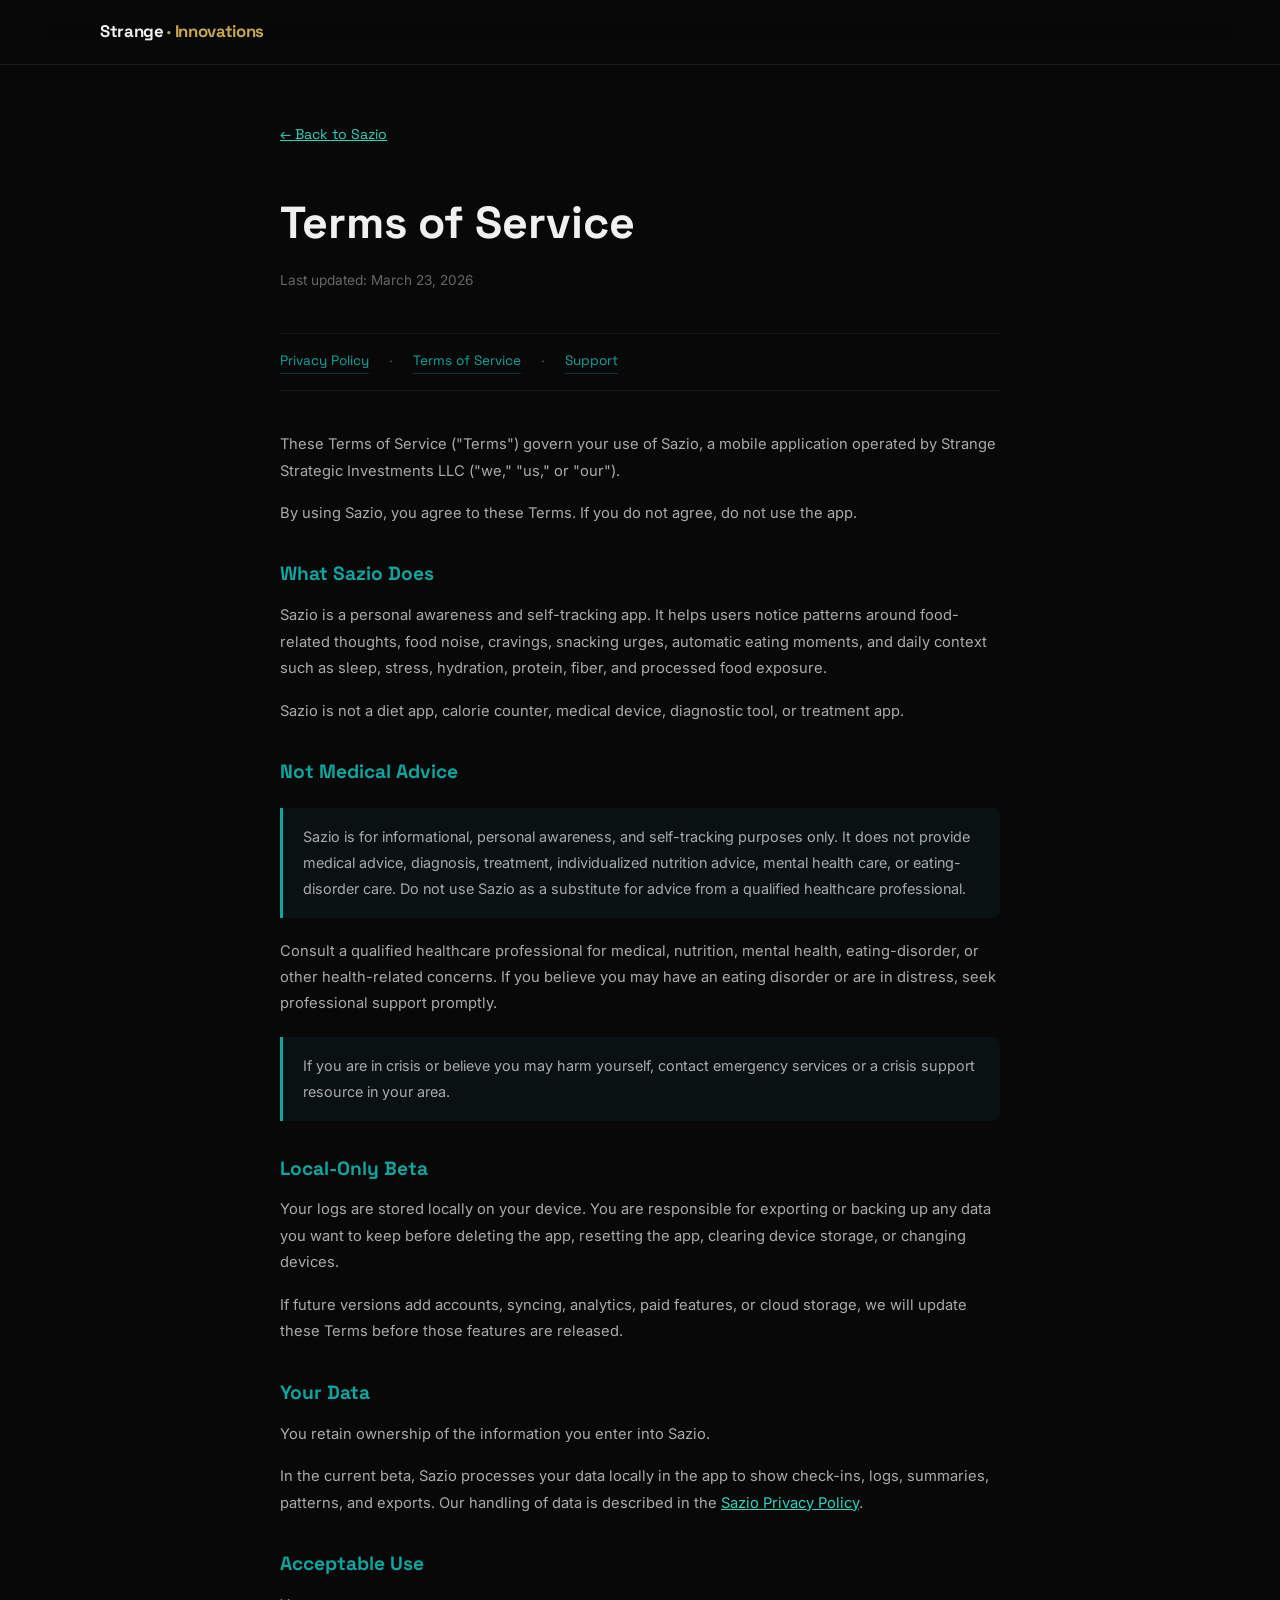
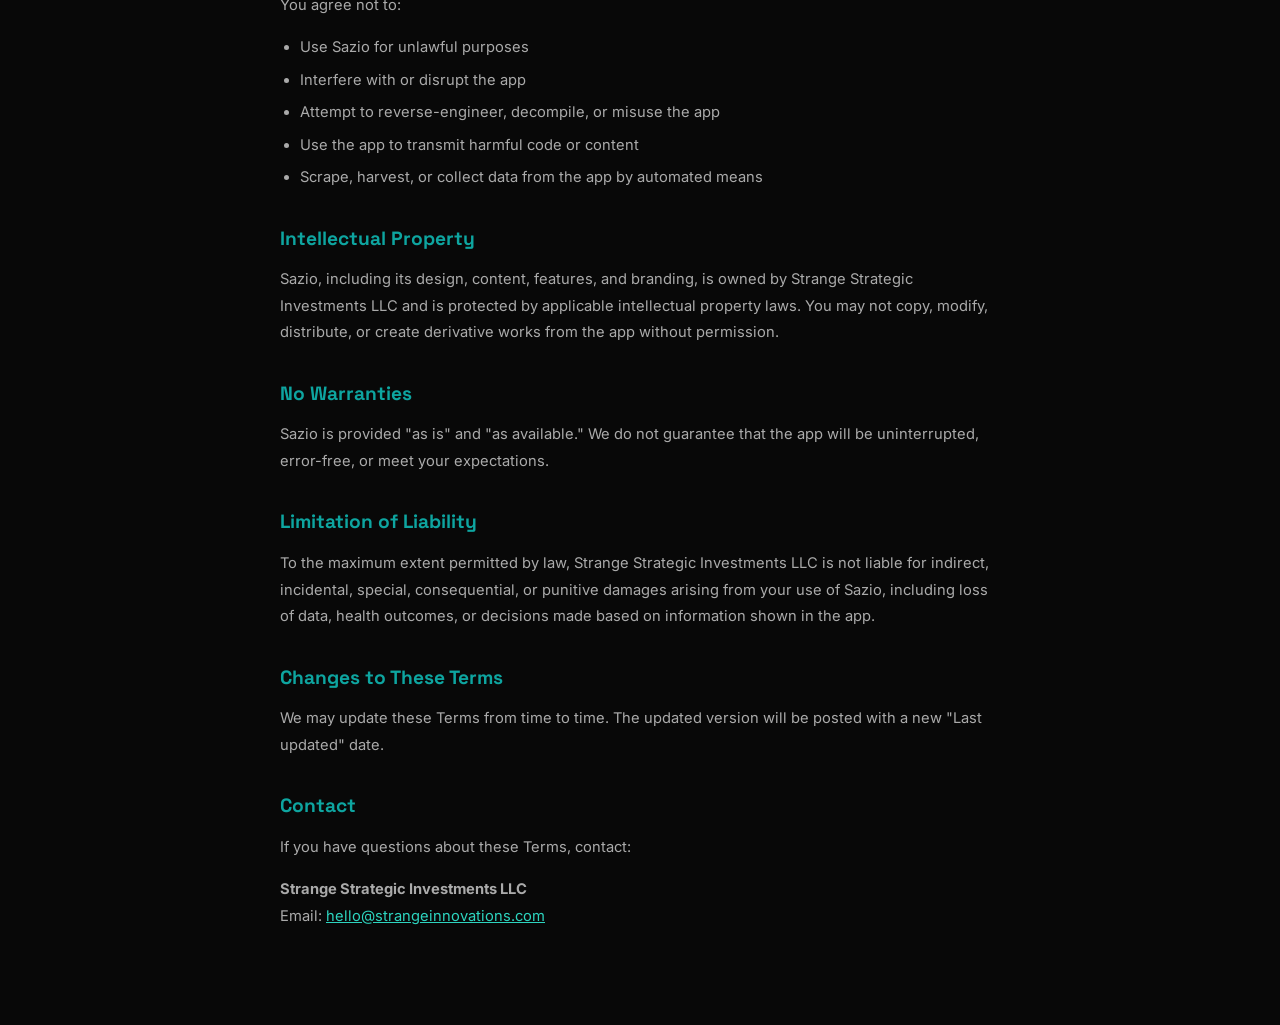
<file: sazio/terms/index.html>
<!DOCTYPE html>
<html lang="en">
<head>
  <meta charset="UTF-8">
  <meta name="viewport" content="width=device-width, initial-scale=1.0">
  <title>Terms of Service — Sazio</title>
  <link rel="preconnect" href="https://fonts.googleapis.com">
  <link rel="preconnect" href="https://fonts.gstatic.com" crossorigin>
  <link href="https://fonts.googleapis.com/css2?family=Space+Grotesk:wght@300;400;500;600;700&family=Inter:wght@300;400;500;600&display=swap" rel="stylesheet">
  <link rel="stylesheet" href="../../css/styles.css">
</head>
<body class="sazio-legal">

  <nav class="nav scrolled" id="nav">
    <div class="nav-inner">
      <a href="/" class="nav-logo">
        <span class="logo-strange">Strange</span><span class="logo-dot"> · </span><span class="logo-innovations">Innovations</span>
      </a>
    </div>
  </nav>

  <main class="legal-page">
    <div class="legal-content">

      <a href="../" class="legal-back">← Back to Sazio</a>

      <h1>Terms of Service</h1>
      <p class="legal-date">Last updated: March 23, 2026</p>

      <div class="sazio-legal-nav">
        <a href="../privacy/">Privacy Policy</a>
        <span class="sazio-legal-nav-sep">·</span>
        <a href="../terms/">Terms of Service</a>
        <span class="sazio-legal-nav-sep">·</span>
        <a href="../support/">Support</a>
      </div>

      <p>
        These Terms of Service ("Terms") govern your use of Sazio, a mobile application operated
        by Strange Strategic Investments LLC ("we," "us," or "our").
      </p>
      <p>By using Sazio, you agree to these Terms. If you do not agree, do not use the app.</p>

      <h2>What Sazio Does</h2>
      <p>
        Sazio is a personal awareness and self-tracking app. It helps users notice patterns around
        food-related thoughts, food noise, cravings, snacking urges, automatic eating moments, and
        daily context such as sleep, stress, hydration, protein, fiber, and processed food exposure.
      </p>
      <p>Sazio is not a diet app, calorie counter, medical device, diagnostic tool, or treatment app.</p>

      <h2>Not Medical Advice</h2>
      <div class="sazio-notice">
        <p>
          Sazio is for informational, personal awareness, and self-tracking purposes only. It does
          not provide medical advice, diagnosis, treatment, individualized nutrition advice, mental
          health care, or eating-disorder care. Do not use Sazio as a substitute for advice from a
          qualified healthcare professional.
        </p>
      </div>
      <p>
        Consult a qualified healthcare professional for medical, nutrition, mental health,
        eating-disorder, or other health-related concerns. If you believe you may have an eating
        disorder or are in distress, seek professional support promptly.
      </p>
      <div class="sazio-notice">
        <p>
          If you are in crisis or believe you may harm yourself, contact emergency services or a
          crisis support resource in your area.
        </p>
      </div>

      <h2>Local-Only Beta</h2>
      <p>
        Your logs are stored locally on your device. You are responsible for exporting or backing
        up any data you want to keep before deleting the app, resetting the app, clearing device
        storage, or changing devices.
      </p>
      <p>
        If future versions add accounts, syncing, analytics, paid features, or cloud storage,
        we will update these Terms before those features are released.
      </p>

      <h2>Your Data</h2>
      <p>You retain ownership of the information you enter into Sazio.</p>
      <p>
        In the current beta, Sazio processes your data locally in the app to show check-ins, logs,
        summaries, patterns, and exports. Our handling of data is described in the
        <a href="../privacy/">Sazio Privacy Policy</a>.
      </p>

      <h2>Acceptable Use</h2>
      <p>You agree not to:</p>
      <ul>
        <li>Use Sazio for unlawful purposes</li>
        <li>Interfere with or disrupt the app</li>
        <li>Attempt to reverse-engineer, decompile, or misuse the app</li>
        <li>Use the app to transmit harmful code or content</li>
        <li>Scrape, harvest, or collect data from the app by automated means</li>
      </ul>

      <h2>Intellectual Property</h2>
      <p>
        Sazio, including its design, content, features, and branding, is owned by Strange Strategic
        Investments LLC and is protected by applicable intellectual property laws. You may not copy,
        modify, distribute, or create derivative works from the app without permission.
      </p>

      <h2>No Warranties</h2>
      <p>
        Sazio is provided "as is" and "as available." We do not guarantee that the app will be
        uninterrupted, error-free, or meet your expectations.
      </p>

      <h2>Limitation of Liability</h2>
      <p>
        To the maximum extent permitted by law, Strange Strategic Investments LLC is not liable for
        indirect, incidental, special, consequential, or punitive damages arising from your use of
        Sazio, including loss of data, health outcomes, or decisions made based on information shown
        in the app.
      </p>

      <h2>Changes to These Terms</h2>
      <p>
        We may update these Terms from time to time. The updated version will be posted with a new
        "Last updated" date.
      </p>

      <h2>Contact</h2>
      <p>
        If you have questions about these Terms, contact:
      </p>
      <p>
        <strong>Strange Strategic Investments LLC</strong><br>
        Email: <a href="mailto:hello@strangeinnovations.com">hello@strangeinnovations.com</a>
      </p>

    </div>
  </main>

</body>
</html>
</file>
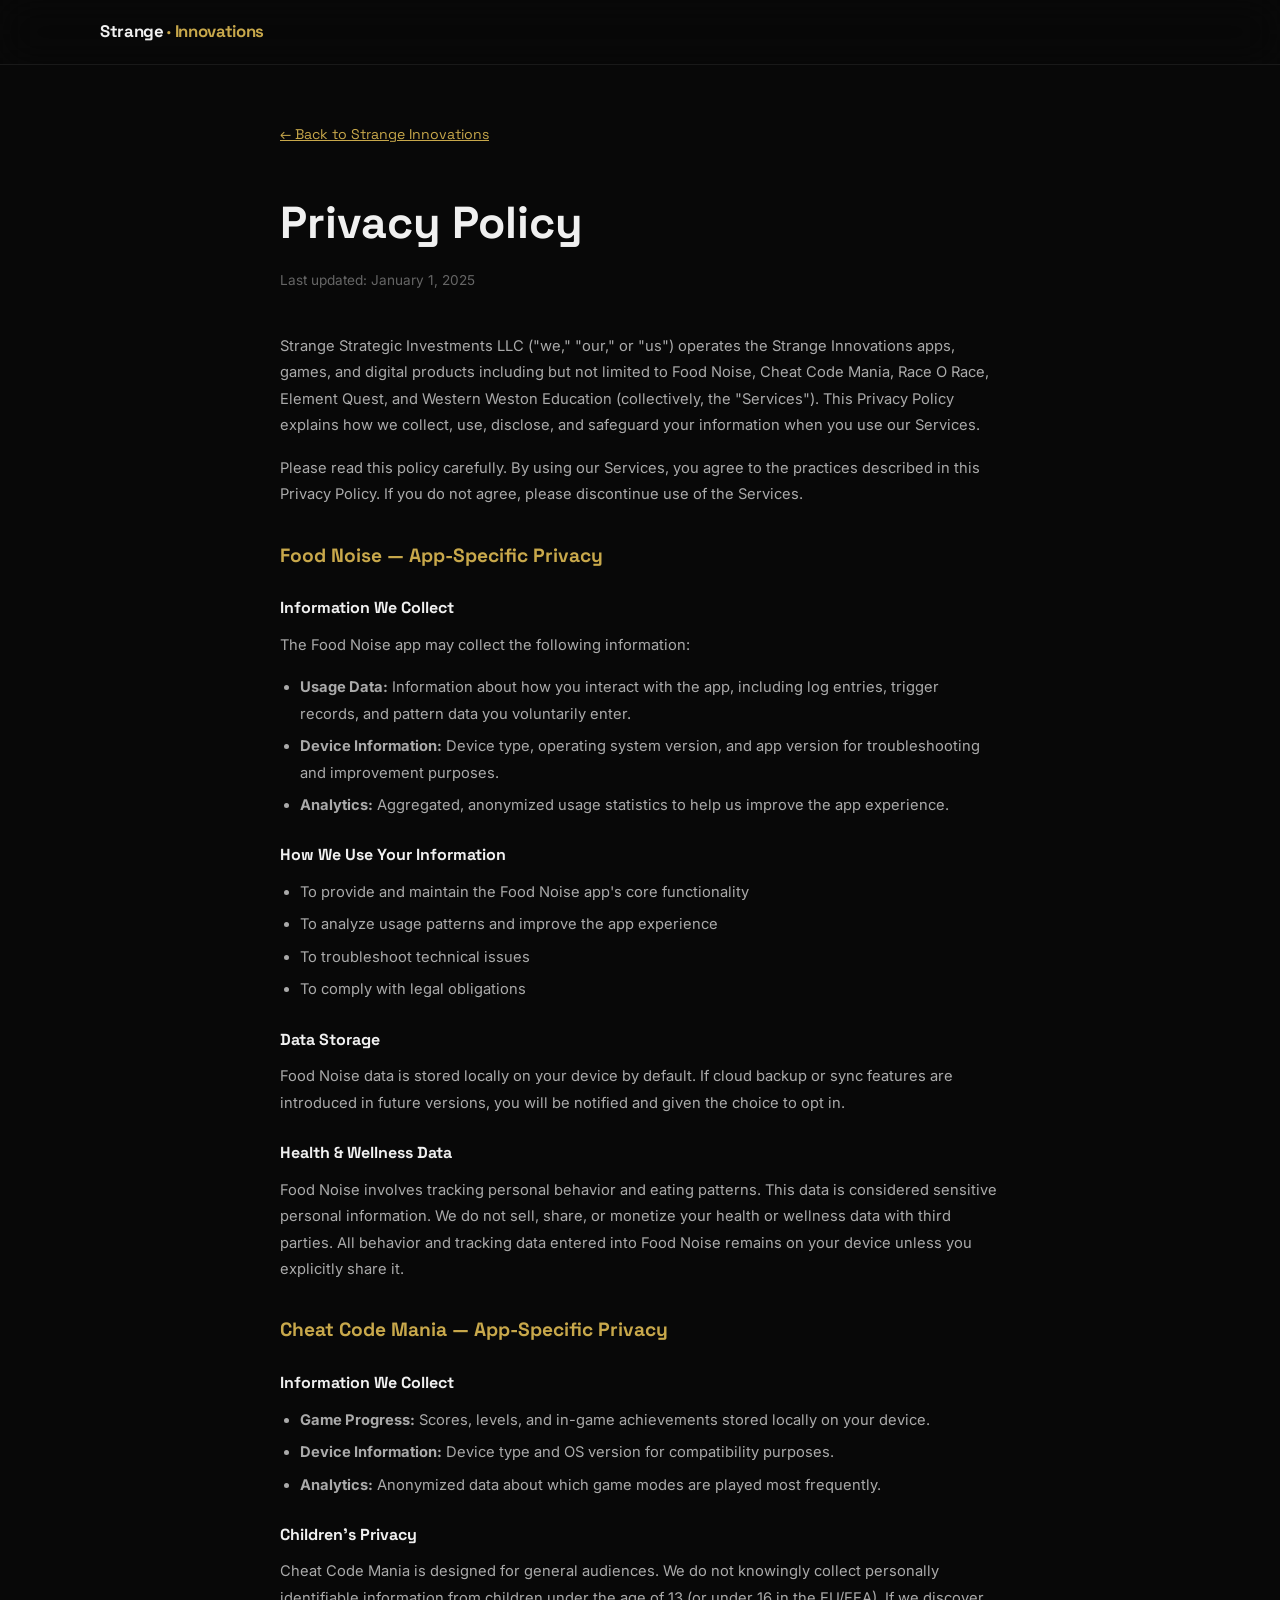
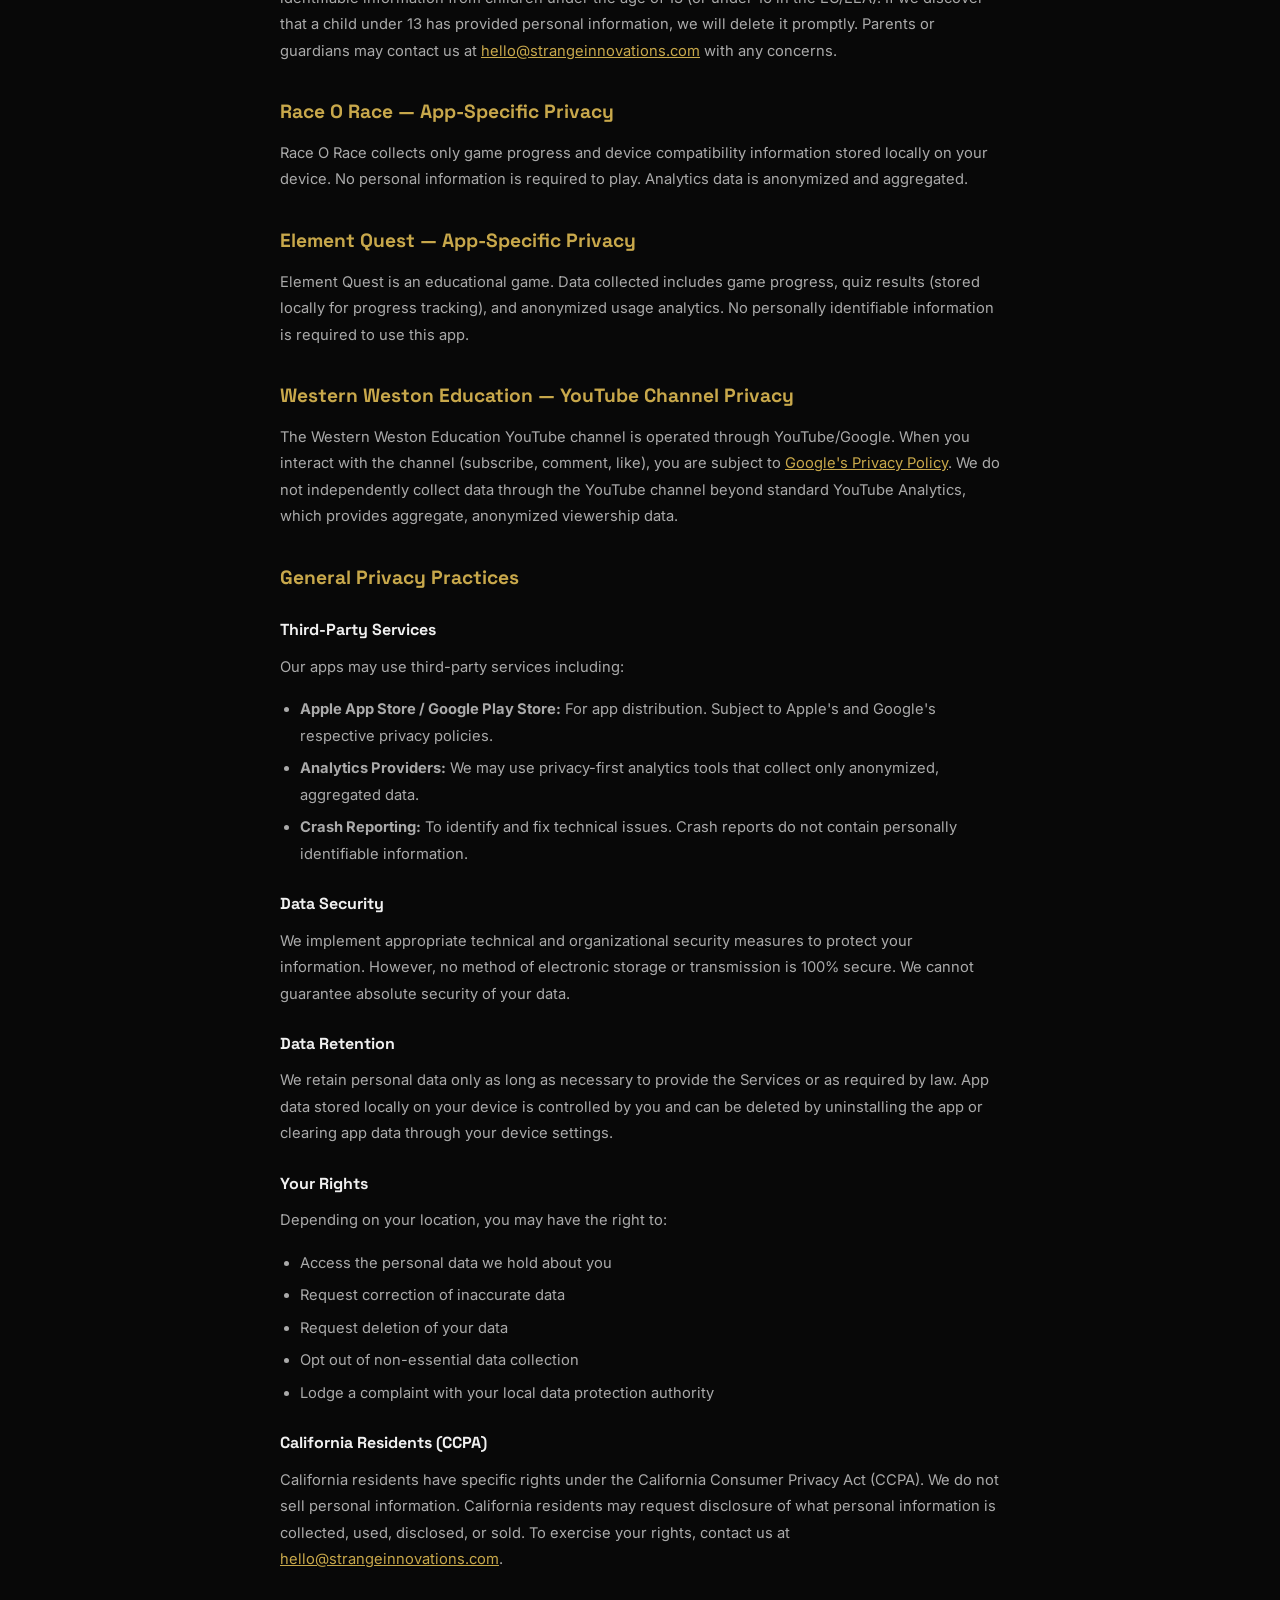
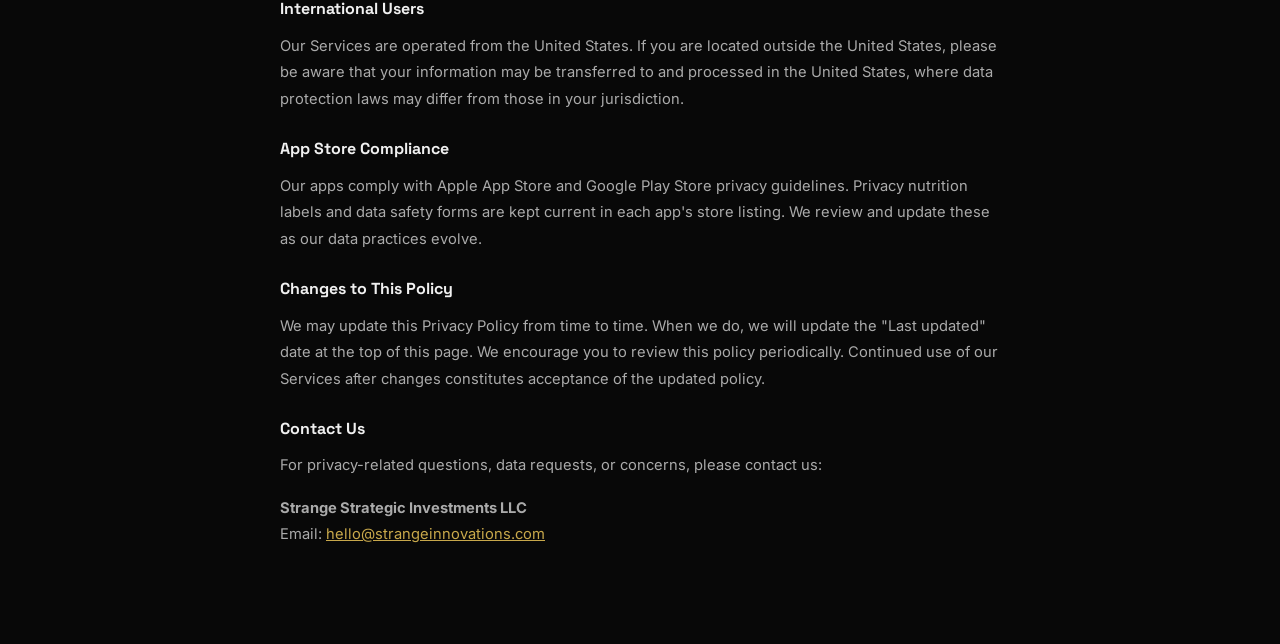
<file: legal/privacy.html>
<!DOCTYPE html>
<html lang="en">
<head>
  <meta charset="UTF-8">
  <meta name="viewport" content="width=device-width, initial-scale=1.0">
  <title>Privacy Policy — Strange Innovations</title>
  <link rel="preconnect" href="https://fonts.googleapis.com">
  <link rel="preconnect" href="https://fonts.gstatic.com" crossorigin>
  <link href="https://fonts.googleapis.com/css2?family=Space+Grotesk:wght@300;400;500;600;700&family=Inter:wght@300;400;500;600&display=swap" rel="stylesheet">
  <link rel="stylesheet" href="../css/styles.css">
</head>
<body>

  <nav class="nav scrolled" id="nav">
    <div class="nav-inner">
      <a href="../index.html" class="nav-logo">
        <span class="logo-strange">Strange</span><span class="logo-dot"> · </span><span class="logo-innovations">Innovations</span>
      </a>
    </div>
  </nav>

  <main class="legal-page">
    <div class="legal-content">

      <a href="../index.html" class="legal-back">← Back to Strange Innovations</a>

      <h1>Privacy Policy</h1>
      <p class="legal-date">Last updated: January 1, 2025</p>

      <p>
        Strange Strategic Investments LLC ("we," "our," or "us") operates the Strange Innovations apps,
        games, and digital products including but not limited to Food Noise, Cheat Code Mania, Race O Race,
        Element Quest, and Western Weston Education (collectively, the "Services"). This Privacy Policy
        explains how we collect, use, disclose, and safeguard your information when you use our Services.
      </p>
      <p>
        Please read this policy carefully. By using our Services, you agree to the practices described
        in this Privacy Policy. If you do not agree, please discontinue use of the Services.
      </p>

      <h2 id="food-noise">Food Noise — App-Specific Privacy</h2>

      <h3>Information We Collect</h3>
      <p>The Food Noise app may collect the following information:</p>
      <ul>
        <li><strong>Usage Data:</strong> Information about how you interact with the app, including log entries, trigger records, and pattern data you voluntarily enter.</li>
        <li><strong>Device Information:</strong> Device type, operating system version, and app version for troubleshooting and improvement purposes.</li>
        <li><strong>Analytics:</strong> Aggregated, anonymized usage statistics to help us improve the app experience.</li>
      </ul>

      <h3>How We Use Your Information</h3>
      <ul>
        <li>To provide and maintain the Food Noise app's core functionality</li>
        <li>To analyze usage patterns and improve the app experience</li>
        <li>To troubleshoot technical issues</li>
        <li>To comply with legal obligations</li>
      </ul>

      <h3>Data Storage</h3>
      <p>
        Food Noise data is stored locally on your device by default. If cloud backup or sync features
        are introduced in future versions, you will be notified and given the choice to opt in.
      </p>

      <h3>Health & Wellness Data</h3>
      <p>
        Food Noise involves tracking personal behavior and eating patterns. This data is considered
        sensitive personal information. We do not sell, share, or monetize your health or wellness data
        with third parties. All behavior and tracking data entered into Food Noise remains on your device
        unless you explicitly share it.
      </p>

      <h2 id="cheat-code">Cheat Code Mania — App-Specific Privacy</h2>

      <h3>Information We Collect</h3>
      <ul>
        <li><strong>Game Progress:</strong> Scores, levels, and in-game achievements stored locally on your device.</li>
        <li><strong>Device Information:</strong> Device type and OS version for compatibility purposes.</li>
        <li><strong>Analytics:</strong> Anonymized data about which game modes are played most frequently.</li>
      </ul>

      <h3>Children's Privacy</h3>
      <p>
        Cheat Code Mania is designed for general audiences. We do not knowingly collect personally
        identifiable information from children under the age of 13 (or under 16 in the EU/EEA).
        If we discover that a child under 13 has provided personal information, we will delete it promptly.
        Parents or guardians may contact us at <a href="mailto:hello@strangeinnovations.com">hello@strangeinnovations.com</a> with any concerns.
      </p>

      <h2 id="race-o-race">Race O Race — App-Specific Privacy</h2>
      <p>
        Race O Race collects only game progress and device compatibility information stored locally on your
        device. No personal information is required to play. Analytics data is anonymized and aggregated.
      </p>

      <h2 id="element-quest">Element Quest — App-Specific Privacy</h2>
      <p>
        Element Quest is an educational game. Data collected includes game progress, quiz results (stored
        locally for progress tracking), and anonymized usage analytics. No personally identifiable
        information is required to use this app.
      </p>

      <h2 id="western-weston">Western Weston Education — YouTube Channel Privacy</h2>
      <p>
        The Western Weston Education YouTube channel is operated through YouTube/Google. When you
        interact with the channel (subscribe, comment, like), you are subject to
        <a href="https://policies.google.com/privacy" target="_blank" rel="noopener">Google's Privacy Policy</a>.
        We do not independently collect data through the YouTube channel beyond standard YouTube Analytics,
        which provides aggregate, anonymized viewership data.
      </p>

      <h2>General Privacy Practices</h2>

      <h3>Third-Party Services</h3>
      <p>Our apps may use third-party services including:</p>
      <ul>
        <li><strong>Apple App Store / Google Play Store:</strong> For app distribution. Subject to Apple's and Google's respective privacy policies.</li>
        <li><strong>Analytics Providers:</strong> We may use privacy-first analytics tools that collect only anonymized, aggregated data.</li>
        <li><strong>Crash Reporting:</strong> To identify and fix technical issues. Crash reports do not contain personally identifiable information.</li>
      </ul>

      <h3>Data Security</h3>
      <p>
        We implement appropriate technical and organizational security measures to protect your information.
        However, no method of electronic storage or transmission is 100% secure. We cannot guarantee
        absolute security of your data.
      </p>

      <h3>Data Retention</h3>
      <p>
        We retain personal data only as long as necessary to provide the Services or as required by law.
        App data stored locally on your device is controlled by you and can be deleted by uninstalling
        the app or clearing app data through your device settings.
      </p>

      <h3>Your Rights</h3>
      <p>Depending on your location, you may have the right to:</p>
      <ul>
        <li>Access the personal data we hold about you</li>
        <li>Request correction of inaccurate data</li>
        <li>Request deletion of your data</li>
        <li>Opt out of non-essential data collection</li>
        <li>Lodge a complaint with your local data protection authority</li>
      </ul>

      <h3>California Residents (CCPA)</h3>
      <p>
        California residents have specific rights under the California Consumer Privacy Act (CCPA).
        We do not sell personal information. California residents may request disclosure of what personal
        information is collected, used, disclosed, or sold. To exercise your rights, contact us at
        <a href="mailto:hello@strangeinnovations.com">hello@strangeinnovations.com</a>.
      </p>

      <h3>International Users</h3>
      <p>
        Our Services are operated from the United States. If you are located outside the United States,
        please be aware that your information may be transferred to and processed in the United States,
        where data protection laws may differ from those in your jurisdiction.
      </p>

      <h3>App Store Compliance</h3>
      <p>
        Our apps comply with Apple App Store and Google Play Store privacy guidelines. Privacy nutrition
        labels and data safety forms are kept current in each app's store listing. We review and update
        these as our data practices evolve.
      </p>

      <h3>Changes to This Policy</h3>
      <p>
        We may update this Privacy Policy from time to time. When we do, we will update the "Last updated"
        date at the top of this page. We encourage you to review this policy periodically. Continued use
        of our Services after changes constitutes acceptance of the updated policy.
      </p>

      <h3>Contact Us</h3>
      <p>
        For privacy-related questions, data requests, or concerns, please contact us:
      </p>
      <p>
        <strong>Strange Strategic Investments LLC</strong><br>
        Email: <a href="mailto:hello@strangeinnovations.com">hello@strangeinnovations.com</a>
      </p>

    </div>
  </main>

</body>
</html>
</file>
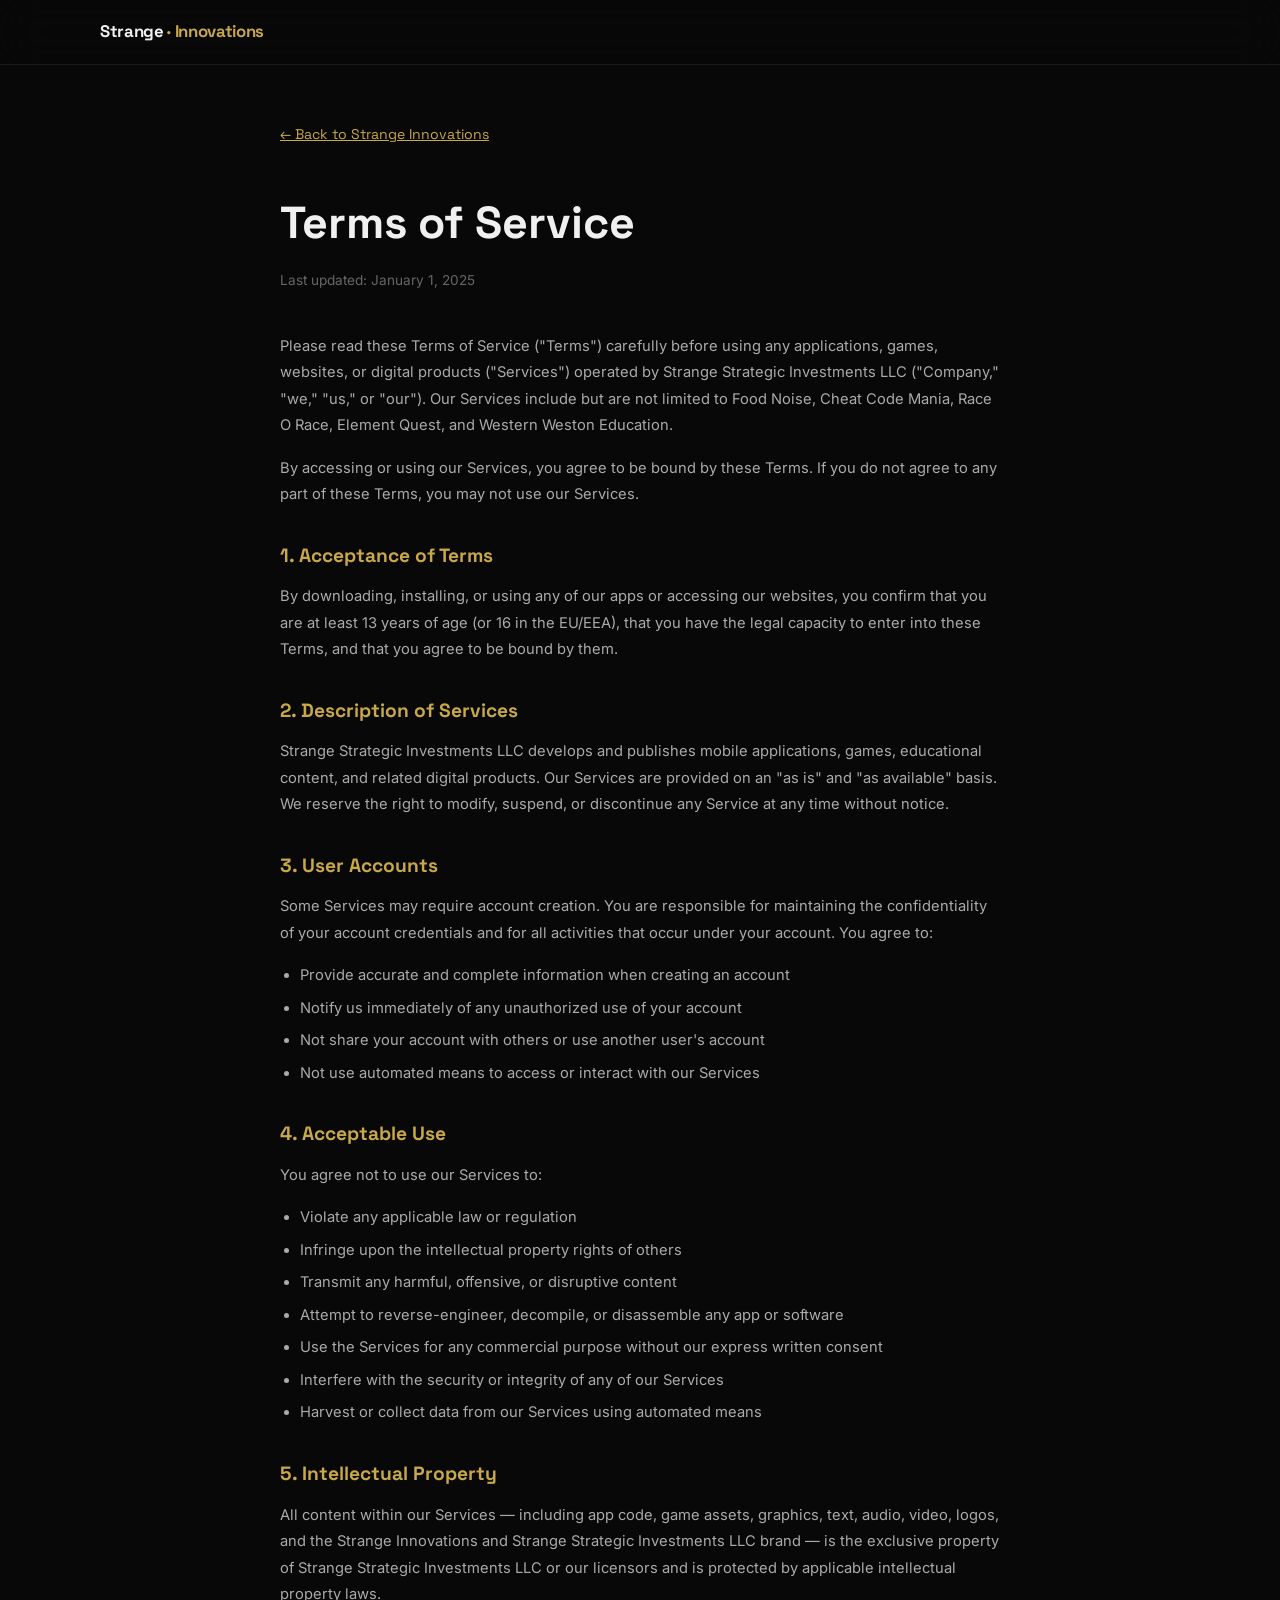
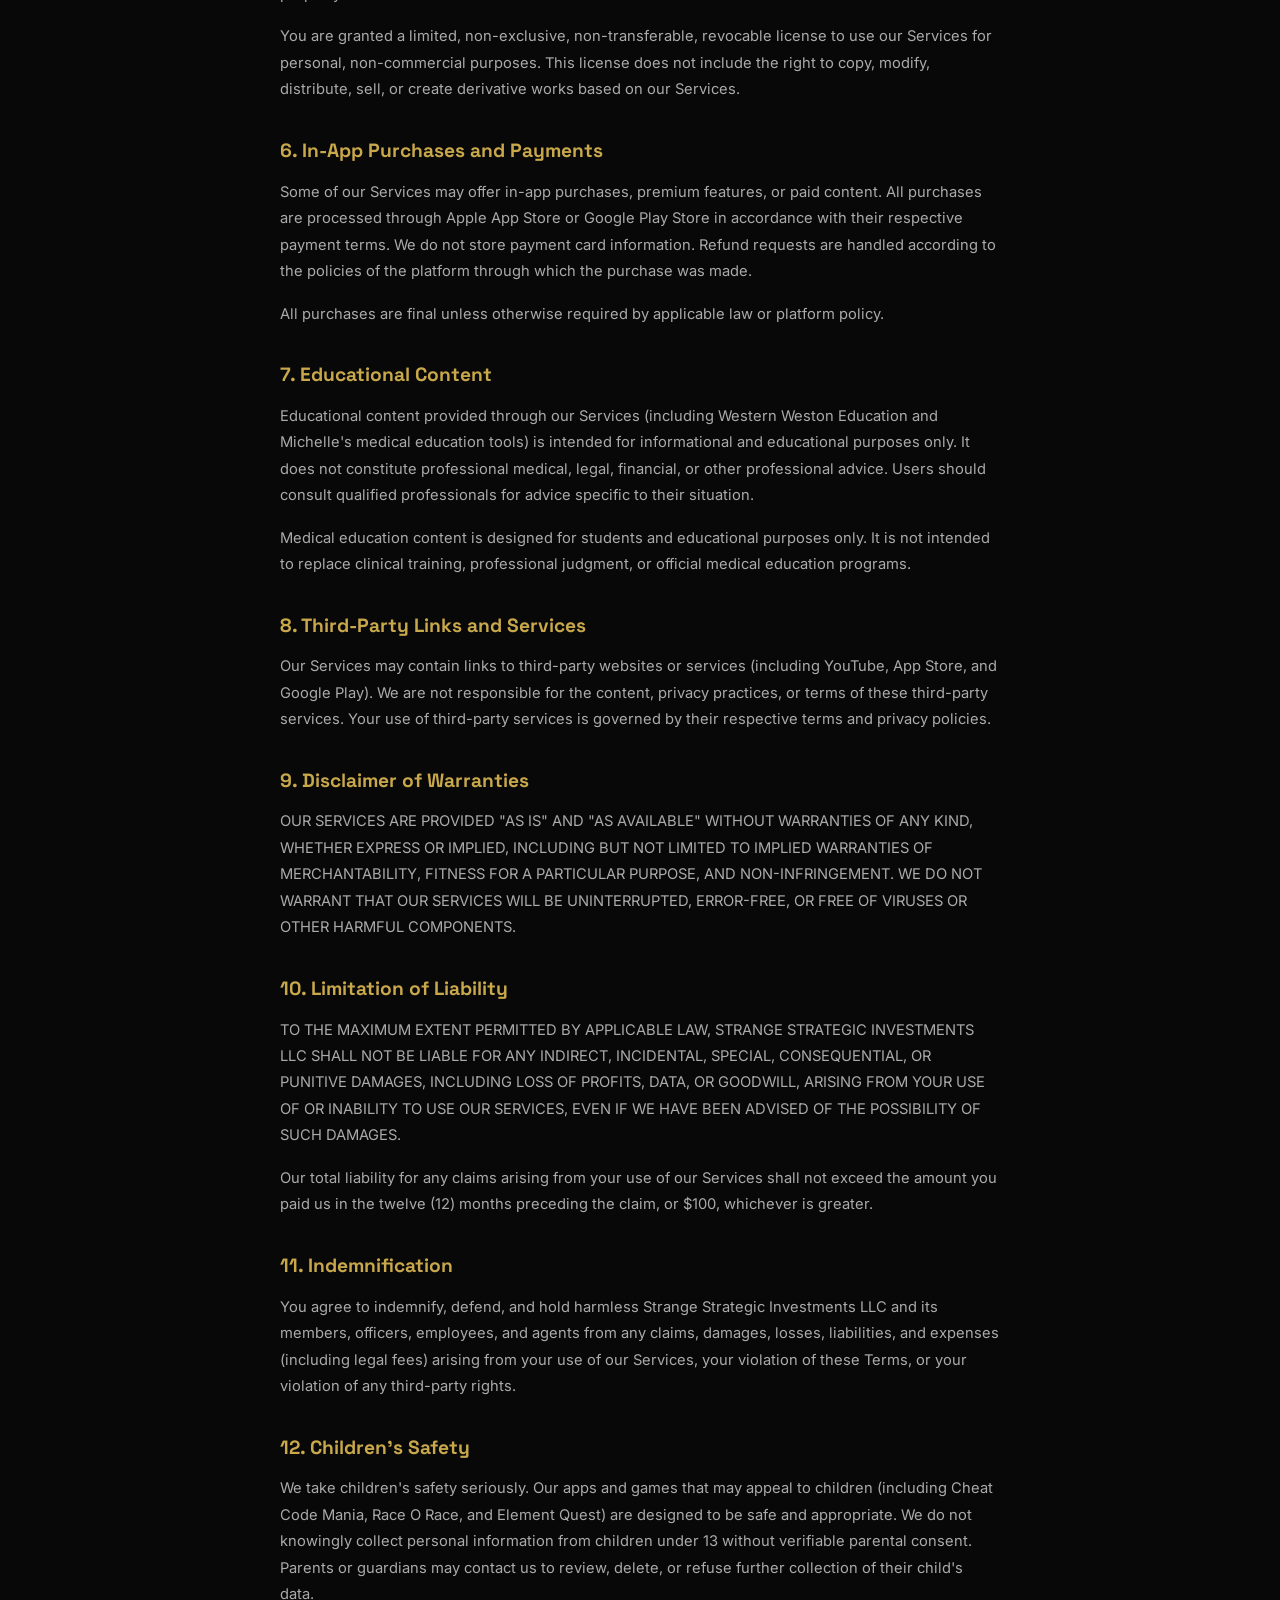
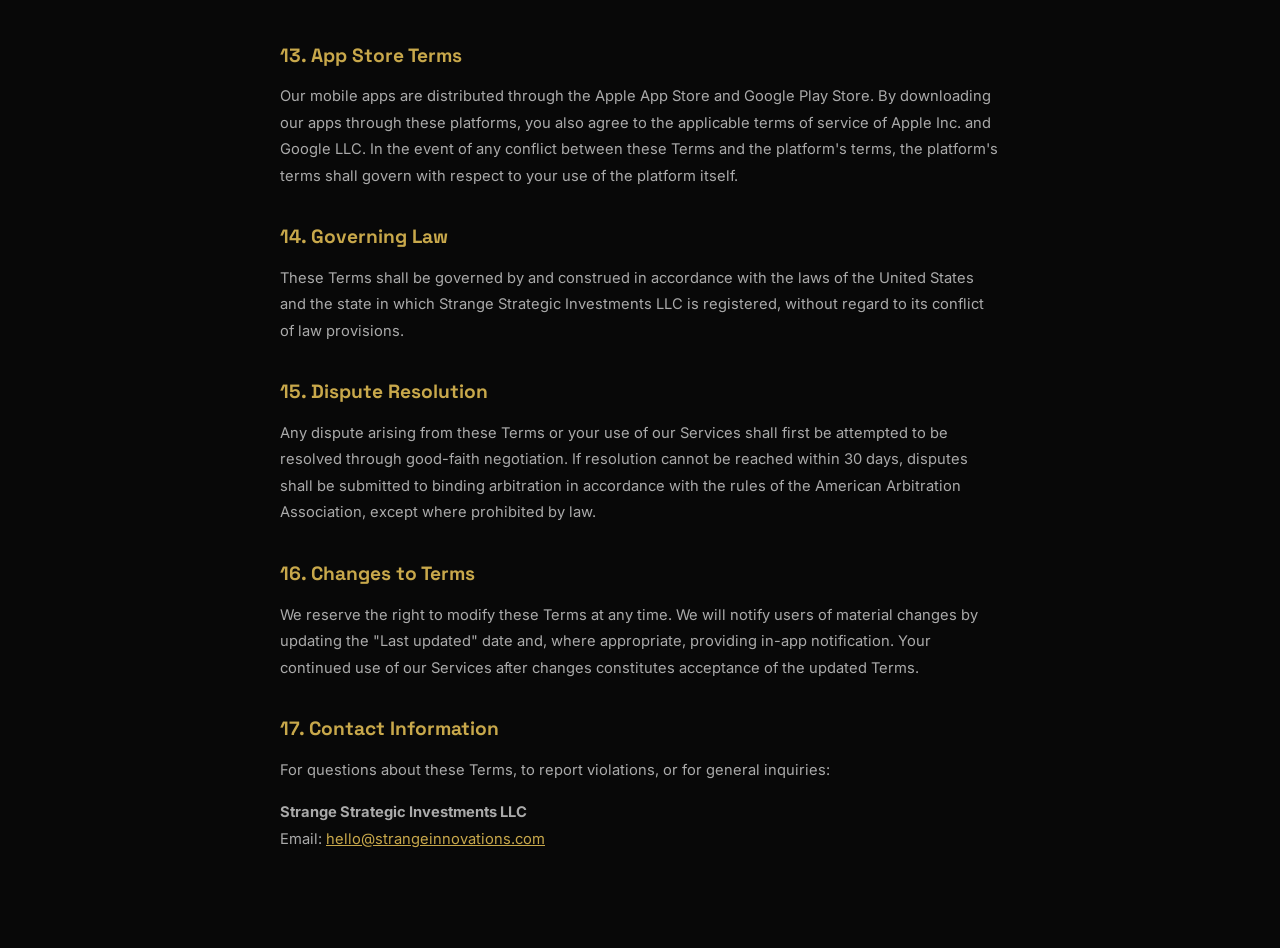
<file: legal/terms.html>
<!DOCTYPE html>
<html lang="en">
<head>
  <meta charset="UTF-8">
  <meta name="viewport" content="width=device-width, initial-scale=1.0">
  <title>Terms of Service — Strange Innovations</title>
  <link rel="preconnect" href="https://fonts.googleapis.com">
  <link rel="preconnect" href="https://fonts.gstatic.com" crossorigin>
  <link href="https://fonts.googleapis.com/css2?family=Space+Grotesk:wght@300;400;500;600;700&family=Inter:wght@300;400;500;600&display=swap" rel="stylesheet">
  <link rel="stylesheet" href="../css/styles.css">
</head>
<body>

  <nav class="nav scrolled" id="nav">
    <div class="nav-inner">
      <a href="../index.html" class="nav-logo">
        <span class="logo-strange">Strange</span><span class="logo-dot"> · </span><span class="logo-innovations">Innovations</span>
      </a>
    </div>
  </nav>

  <main class="legal-page">
    <div class="legal-content">

      <a href="../index.html" class="legal-back">← Back to Strange Innovations</a>

      <h1>Terms of Service</h1>
      <p class="legal-date">Last updated: January 1, 2025</p>

      <p>
        Please read these Terms of Service ("Terms") carefully before using any applications, games,
        websites, or digital products ("Services") operated by Strange Strategic Investments LLC ("Company,"
        "we," "us," or "our"). Our Services include but are not limited to Food Noise, Cheat Code Mania,
        Race O Race, Element Quest, and Western Weston Education.
      </p>
      <p>
        By accessing or using our Services, you agree to be bound by these Terms. If you do not agree
        to any part of these Terms, you may not use our Services.
      </p>

      <h2>1. Acceptance of Terms</h2>
      <p>
        By downloading, installing, or using any of our apps or accessing our websites, you confirm that
        you are at least 13 years of age (or 16 in the EU/EEA), that you have the legal capacity to
        enter into these Terms, and that you agree to be bound by them.
      </p>

      <h2>2. Description of Services</h2>
      <p>
        Strange Strategic Investments LLC develops and publishes mobile applications, games, educational
        content, and related digital products. Our Services are provided on an "as is" and "as available"
        basis. We reserve the right to modify, suspend, or discontinue any Service at any time without notice.
      </p>

      <h2>3. User Accounts</h2>
      <p>
        Some Services may require account creation. You are responsible for maintaining the confidentiality
        of your account credentials and for all activities that occur under your account. You agree to:
      </p>
      <ul>
        <li>Provide accurate and complete information when creating an account</li>
        <li>Notify us immediately of any unauthorized use of your account</li>
        <li>Not share your account with others or use another user's account</li>
        <li>Not use automated means to access or interact with our Services</li>
      </ul>

      <h2>4. Acceptable Use</h2>
      <p>You agree not to use our Services to:</p>
      <ul>
        <li>Violate any applicable law or regulation</li>
        <li>Infringe upon the intellectual property rights of others</li>
        <li>Transmit any harmful, offensive, or disruptive content</li>
        <li>Attempt to reverse-engineer, decompile, or disassemble any app or software</li>
        <li>Use the Services for any commercial purpose without our express written consent</li>
        <li>Interfere with the security or integrity of any of our Services</li>
        <li>Harvest or collect data from our Services using automated means</li>
      </ul>

      <h2>5. Intellectual Property</h2>
      <p>
        All content within our Services — including app code, game assets, graphics, text, audio, video,
        logos, and the Strange Innovations and Strange Strategic Investments LLC brand — is the exclusive
        property of Strange Strategic Investments LLC or our licensors and is protected by applicable
        intellectual property laws.
      </p>
      <p>
        You are granted a limited, non-exclusive, non-transferable, revocable license to use our Services
        for personal, non-commercial purposes. This license does not include the right to copy, modify,
        distribute, sell, or create derivative works based on our Services.
      </p>

      <h2>6. In-App Purchases and Payments</h2>
      <p>
        Some of our Services may offer in-app purchases, premium features, or paid content. All purchases
        are processed through Apple App Store or Google Play Store in accordance with their respective
        payment terms. We do not store payment card information. Refund requests are handled according
        to the policies of the platform through which the purchase was made.
      </p>
      <p>
        All purchases are final unless otherwise required by applicable law or platform policy.
      </p>

      <h2>7. Educational Content</h2>
      <p>
        Educational content provided through our Services (including Western Weston Education and
        Michelle's medical education tools) is intended for informational and educational purposes only.
        It does not constitute professional medical, legal, financial, or other professional advice.
        Users should consult qualified professionals for advice specific to their situation.
      </p>
      <p>
        Medical education content is designed for students and educational purposes only. It is not
        intended to replace clinical training, professional judgment, or official medical education programs.
      </p>

      <h2>8. Third-Party Links and Services</h2>
      <p>
        Our Services may contain links to third-party websites or services (including YouTube, App Store,
        and Google Play). We are not responsible for the content, privacy practices, or terms of these
        third-party services. Your use of third-party services is governed by their respective terms
        and privacy policies.
      </p>

      <h2>9. Disclaimer of Warranties</h2>
      <p>
        OUR SERVICES ARE PROVIDED "AS IS" AND "AS AVAILABLE" WITHOUT WARRANTIES OF ANY KIND, WHETHER
        EXPRESS OR IMPLIED, INCLUDING BUT NOT LIMITED TO IMPLIED WARRANTIES OF MERCHANTABILITY, FITNESS
        FOR A PARTICULAR PURPOSE, AND NON-INFRINGEMENT. WE DO NOT WARRANT THAT OUR SERVICES WILL BE
        UNINTERRUPTED, ERROR-FREE, OR FREE OF VIRUSES OR OTHER HARMFUL COMPONENTS.
      </p>

      <h2>10. Limitation of Liability</h2>
      <p>
        TO THE MAXIMUM EXTENT PERMITTED BY APPLICABLE LAW, STRANGE STRATEGIC INVESTMENTS LLC SHALL NOT
        BE LIABLE FOR ANY INDIRECT, INCIDENTAL, SPECIAL, CONSEQUENTIAL, OR PUNITIVE DAMAGES, INCLUDING
        LOSS OF PROFITS, DATA, OR GOODWILL, ARISING FROM YOUR USE OF OR INABILITY TO USE OUR SERVICES,
        EVEN IF WE HAVE BEEN ADVISED OF THE POSSIBILITY OF SUCH DAMAGES.
      </p>
      <p>
        Our total liability for any claims arising from your use of our Services shall not exceed the
        amount you paid us in the twelve (12) months preceding the claim, or $100, whichever is greater.
      </p>

      <h2>11. Indemnification</h2>
      <p>
        You agree to indemnify, defend, and hold harmless Strange Strategic Investments LLC and its
        members, officers, employees, and agents from any claims, damages, losses, liabilities, and
        expenses (including legal fees) arising from your use of our Services, your violation of these
        Terms, or your violation of any third-party rights.
      </p>

      <h2>12. Children's Safety</h2>
      <p>
        We take children's safety seriously. Our apps and games that may appeal to children (including
        Cheat Code Mania, Race O Race, and Element Quest) are designed to be safe and appropriate.
        We do not knowingly collect personal information from children under 13 without verifiable
        parental consent. Parents or guardians may contact us to review, delete, or refuse further
        collection of their child's data.
      </p>

      <h2>13. App Store Terms</h2>
      <p>
        Our mobile apps are distributed through the Apple App Store and Google Play Store. By downloading
        our apps through these platforms, you also agree to the applicable terms of service of Apple Inc.
        and Google LLC. In the event of any conflict between these Terms and the platform's terms, the
        platform's terms shall govern with respect to your use of the platform itself.
      </p>

      <h2>14. Governing Law</h2>
      <p>
        These Terms shall be governed by and construed in accordance with the laws of the United States
        and the state in which Strange Strategic Investments LLC is registered, without regard to its
        conflict of law provisions.
      </p>

      <h2>15. Dispute Resolution</h2>
      <p>
        Any dispute arising from these Terms or your use of our Services shall first be attempted to
        be resolved through good-faith negotiation. If resolution cannot be reached within 30 days,
        disputes shall be submitted to binding arbitration in accordance with the rules of the American
        Arbitration Association, except where prohibited by law.
      </p>

      <h2>16. Changes to Terms</h2>
      <p>
        We reserve the right to modify these Terms at any time. We will notify users of material changes
        by updating the "Last updated" date and, where appropriate, providing in-app notification.
        Your continued use of our Services after changes constitutes acceptance of the updated Terms.
      </p>

      <h2>17. Contact Information</h2>
      <p>
        For questions about these Terms, to report violations, or for general inquiries:
      </p>
      <p>
        <strong>Strange Strategic Investments LLC</strong><br>
        Email: <a href="mailto:hello@strangeinnovations.com">hello@strangeinnovations.com</a>
      </p>

    </div>
  </main>

</body>
</html>
</file>
<file: css/styles.css>
/* ============================================================
   STRANGE INNOVATIONS — Main Stylesheet
   Strange Strategic Investments LLC
   ============================================================ */

/* ── Custom Properties ── */
:root {
  --bg-0: #080808;
  --bg-1: #0e0e0e;
  --bg-2: #141414;
  --bg-3: #1c1c1c;
  --bg-card: #181818;
  --bg-card-hover: #202020;

  --border: rgba(255,255,255,0.07);
  --border-mid: rgba(255,255,255,0.12);

  --text-1: #f0f0f0;
  --text-2: #aaaaaa;
  --text-3: #666666;

  --gold: #c8a84b;
  --gold-light: #e8c870;
  --gold-dark: #8a6f2e;
  --gold-glow: rgba(200,168,75,0.18);

  --blue: #4a9eff;
  --blue-light: #7ab8ff;
  --blue-dark: #2563eb;
  --blue-glow: rgba(74,158,255,0.18);

  --purple: #a855f7;
  --purple-light: #c084fc;
  --purple-dark: #7c3aed;
  --purple-glow: rgba(168,85,247,0.18);

  --green: #4ade80;
  --amber: #f59e0b;
  --red: #f87171;

  --font-head: 'Space Grotesk', system-ui, sans-serif;
  --font-body: 'Inter', system-ui, sans-serif;

  --section-py: clamp(80px, 10vw, 130px);
  --container-max: 1200px;

  --radius: 14px;
  --radius-sm: 8px;
  --radius-lg: 22px;
  --radius-full: 9999px;

  --shadow-card: 0 2px 20px rgba(0,0,0,0.5);
  --shadow-hover: 0 8px 40px rgba(0,0,0,0.7);

  --ease: cubic-bezier(0.4, 0, 0.2, 1);
  --t: 0.28s;
  --t-slow: 0.55s;
}

/* ── Reset ── */
*, *::before, *::after { box-sizing: border-box; margin: 0; padding: 0; }
html { scroll-behavior: smooth; font-size: 16px; }
body {
  background: var(--bg-0);
  color: var(--text-1);
  font-family: var(--font-body);
  line-height: 1.65;
  overflow-x: hidden;
  -webkit-font-smoothing: antialiased;
}
img { display: block; max-width: 100%; height: auto; }
a { color: inherit; text-decoration: none; }
ul { list-style: none; }
button { cursor: pointer; border: none; background: none; font-family: inherit; }

/* ── Utility ── */
.container {
  max-width: var(--container-max);
  margin: 0 auto;
  padding: 0 clamp(20px, 5vw, 60px);
}
.section { padding: var(--section-py) 0; }

/* ── Reveal Animation ── */
.reveal {
  opacity: 0;
  transform: translateY(28px);
  transition: opacity 0.65s var(--ease), transform 0.65s var(--ease);
}
.reveal.visible {
  opacity: 1;
  transform: translateY(0);
}
.reveal:nth-child(2) { transition-delay: 0.1s; }
.reveal:nth-child(3) { transition-delay: 0.18s; }
.reveal:nth-child(4) { transition-delay: 0.26s; }
.reveal:nth-child(5) { transition-delay: 0.34s; }
.reveal:nth-child(6) { transition-delay: 0.42s; }

/* ── Section Headers ── */
.section-header { text-align: center; margin-bottom: clamp(48px, 7vw, 80px); }
.section-tag {
  display: inline-block;
  font-family: var(--font-head);
  font-size: 0.72rem;
  font-weight: 600;
  letter-spacing: 0.15em;
  text-transform: uppercase;
  color: var(--gold);
  background: var(--gold-glow);
  border: 1px solid rgba(200,168,75,0.25);
  padding: 6px 16px;
  border-radius: var(--radius-full);
  margin-bottom: 20px;
}
.section-title {
  font-family: var(--font-head);
  font-size: clamp(2rem, 4.5vw, 3.2rem);
  font-weight: 700;
  line-height: 1.15;
  letter-spacing: -0.02em;
  margin-bottom: 16px;
}
.section-sub {
  font-size: clamp(1rem, 2vw, 1.15rem);
  color: var(--text-2);
  max-width: 620px;
  margin: 0 auto;
  line-height: 1.7;
}

/* ── Tags ── */
.tag {
  display: inline-block;
  font-size: 0.72rem;
  font-weight: 500;
  padding: 4px 12px;
  border-radius: var(--radius-full);
  margin: 3px 3px 3px 0;
}
.tag-gold { background: rgba(200,168,75,0.12); color: var(--gold-light); border: 1px solid rgba(200,168,75,0.2); }
.tag-blue { background: rgba(74,158,255,0.12); color: var(--blue-light); border: 1px solid rgba(74,158,255,0.2); }
.tag-purple { background: rgba(168,85,247,0.12); color: var(--purple-light); border: 1px solid rgba(168,85,247,0.2); }

/* ── Status Pills ── */
.status-pill {
  display: inline-block;
  font-size: 0.7rem;
  font-weight: 600;
  padding: 4px 12px;
  border-radius: var(--radius-full);
  letter-spacing: 0.04em;
}
.pill-amber { background: rgba(245,158,11,0.12); color: #fbbf24; border: 1px solid rgba(245,158,11,0.25); }
.pill-blue  { background: rgba(74,158,255,0.12);  color: var(--blue-light); border: 1px solid rgba(74,158,255,0.25); }
.pill-green { background: rgba(74,222,128,0.12); color: var(--green); border: 1px solid rgba(74,222,128,0.25); }
.pill-gray  { background: rgba(255,255,255,0.06); color: var(--text-3); border: 1px solid var(--border); }

/* ── Buttons ── */
.btn {
  display: inline-block;
  font-family: var(--font-head);
  font-size: 0.95rem;
  font-weight: 600;
  padding: 14px 32px;
  border-radius: var(--radius-full);
  transition: all var(--t) var(--ease);
  letter-spacing: 0.01em;
}
.btn-gold {
  background: linear-gradient(135deg, var(--gold), var(--gold-light));
  color: #1a1200;
  box-shadow: 0 4px 20px rgba(200,168,75,0.35);
}
.btn-gold:hover { transform: translateY(-2px); box-shadow: 0 8px 30px rgba(200,168,75,0.5); }
.btn-ghost {
  border: 1px solid var(--border-mid);
  color: var(--text-2);
  backdrop-filter: blur(8px);
}
.btn-ghost:hover { border-color: rgba(255,255,255,0.25); color: var(--text-1); transform: translateY(-2px); }
.btn-blue-outline {
  border: 1px solid rgba(74,158,255,0.35);
  color: var(--blue);
  font-family: var(--font-head);
  font-size: 0.9rem;
  font-weight: 600;
  padding: 12px 28px;
  border-radius: var(--radius-full);
  transition: all var(--t) var(--ease);
}
.btn-blue-outline:hover { background: var(--blue-glow); transform: translateY(-2px); }
.btn-gold-outline {
  display: inline-block;
  border: 1px solid rgba(200,168,75,0.4);
  color: var(--gold);
  font-family: var(--font-head);
  font-size: 0.9rem;
  font-weight: 600;
  padding: 12px 28px;
  border-radius: var(--radius-full);
  transition: all var(--t) var(--ease);
  margin-top: 20px;
}
.btn-gold-outline:hover { background: var(--gold-glow); transform: translateY(-2px); }

/* ── Store Buttons ── */
.store-buttons { display: flex; flex-wrap: wrap; gap: 12px; margin-top: 24px; }
.store-btn {
  display: flex;
  align-items: center;
  gap: 10px;
  padding: 11px 20px;
  background: var(--bg-3);
  border: 1px solid var(--border-mid);
  border-radius: var(--radius-sm);
  transition: all var(--t) var(--ease);
  min-width: 155px;
}
.store-btn:hover { background: var(--bg-card-hover); border-color: var(--gold); transform: translateY(-2px); }
.store-btn-blue:hover { border-color: var(--blue); }
.store-btn-coming-soon { opacity: 0.5; cursor: default; pointer-events: none; }
.store-buttons-secondary { margin-top: 12px; }
.store-icon { width: 22px; height: 22px; flex-shrink: 0; }
.store-btn-text small { display: block; font-size: 0.65rem; color: var(--text-3); }
.store-btn-text strong { display: block; font-size: 0.85rem; font-weight: 600; }
.store-buttons-sm .store-btn-sm {
  padding: 8px 16px;
  font-size: 0.78rem;
  font-weight: 600;
  min-width: unset;
  font-family: var(--font-head);
}

/* ═══════════════════════════════════ NAVIGATION ═══════════════════════════════════ */
.nav {
  position: fixed;
  top: 0; left: 0; right: 0;
  z-index: 1000;
  transition: background var(--t) var(--ease), box-shadow var(--t) var(--ease), backdrop-filter var(--t) var(--ease);
}
.nav.scrolled {
  background: rgba(8,8,8,0.88);
  backdrop-filter: blur(20px);
  -webkit-backdrop-filter: blur(20px);
  box-shadow: 0 1px 0 var(--border);
}
.nav-inner {
  max-width: var(--container-max);
  margin: 0 auto;
  padding: 0 clamp(20px, 5vw, 60px);
  height: 64px;
  display: flex;
  align-items: center;
  justify-content: space-between;
}
.nav-logo {
  font-family: var(--font-head);
  font-size: 1.05rem;
  font-weight: 700;
  letter-spacing: -0.02em;
}
.logo-strange { color: var(--text-1); }
.logo-dot { color: var(--gold); }
.logo-innovations { color: var(--gold); }
.nav-links {
  display: flex;
  align-items: center;
  gap: 8px;
}
.nav-links a {
  font-family: var(--font-head);
  font-size: 0.88rem;
  font-weight: 500;
  color: var(--text-2);
  padding: 8px 14px;
  border-radius: var(--radius-full);
  transition: color var(--t) var(--ease), background var(--t) var(--ease);
}
.nav-links a:hover { color: var(--text-1); background: var(--border); }
.nav-cta {
  background: var(--gold-glow) !important;
  color: var(--gold) !important;
  border: 1px solid rgba(200,168,75,0.25);
}
.nav-cta:hover { background: rgba(200,168,75,0.25) !important; }
.nav-hamburger { display: none; flex-direction: column; gap: 5px; padding: 8px; }
.nav-hamburger span { display: block; width: 22px; height: 2px; background: var(--text-1); border-radius: 2px; transition: all var(--t) var(--ease); }
.nav-hamburger.open span:nth-child(1) { transform: translateY(7px) rotate(45deg); }
.nav-hamburger.open span:nth-child(2) { opacity: 0; }
.nav-hamburger.open span:nth-child(3) { transform: translateY(-7px) rotate(-45deg); }
.nav-mobile-menu {
  display: none;
  background: rgba(8,8,8,0.96);
  backdrop-filter: blur(20px);
  border-bottom: 1px solid var(--border);
  padding: 16px 0 24px;
}
.nav-mobile-menu.open { display: block; }
.nav-mobile-menu ul { padding: 0 clamp(20px, 5vw, 60px); }
.nav-mobile-menu li { border-bottom: 1px solid var(--border); }
.mobile-link {
  display: block;
  font-family: var(--font-head);
  font-size: 1rem;
  font-weight: 500;
  color: var(--text-2);
  padding: 14px 0;
  transition: color var(--t) var(--ease);
}
.mobile-link:hover, .mobile-link-special { color: var(--gold) !important; }

/* ═══════════════════════════════════ HERO ═══════════════════════════════════ */
.hero {
  position: relative;
  min-height: 100vh;
  display: flex;
  align-items: center;
  justify-content: center;
  overflow: hidden;
}
.hero-canvas {
  position: absolute;
  inset: 0;
  z-index: 2;
  pointer-events: none;
}
.hero-bg {
  position: absolute;
  inset: 0;
  z-index: 1;
}
.hero-img {
  width: 100%;
  height: 100%;
  object-fit: cover;
  object-position: center 30%;
  filter: brightness(0.35) saturate(0.7);
}
.hero-overlay {
  position: absolute;
  inset: 0;
  background: linear-gradient(
    180deg,
    rgba(8,8,8,0.3) 0%,
    rgba(8,8,8,0.15) 40%,
    rgba(8,8,8,0.6) 80%,
    rgba(8,8,8,1) 100%
  );
}
.hero-content {
  position: relative;
  z-index: 3;
  text-align: center;
  padding: clamp(80px, 12vw, 140px) clamp(20px, 5vw, 60px) 60px;
  max-width: 900px;
  margin: 0 auto;
}
.hero-badge {
  display: inline-block;
  font-family: var(--font-head);
  font-size: 0.75rem;
  font-weight: 600;
  letter-spacing: 0.2em;
  text-transform: uppercase;
  color: var(--gold);
  background: var(--gold-glow);
  border: 1px solid rgba(200,168,75,0.3);
  padding: 8px 20px;
  border-radius: var(--radius-full);
  margin-bottom: 32px;
  animation: fadeInDown 0.8s var(--ease) 0.2s both;
}
.hero-headline {
  font-family: var(--font-head);
  font-size: clamp(2.8rem, 8vw, 6.5rem);
  font-weight: 700;
  line-height: 1.05;
  letter-spacing: -0.03em;
  margin-bottom: 28px;
}
.hero-line { display: block; }
.hero-line-1 { animation: fadeInUp 0.8s var(--ease) 0.4s both; }
.hero-line-2 { animation: fadeInUp 0.8s var(--ease) 0.55s both; color: var(--gold); }
.hero-line-3 { animation: fadeInUp 0.8s var(--ease) 0.7s both; }
.hero-sub {
  font-size: clamp(1rem, 2vw, 1.2rem);
  color: var(--text-2);
  line-height: 1.8;
  margin-bottom: 40px;
  animation: fadeInUp 0.8s var(--ease) 0.85s both;
}
.hero-ctas {
  display: flex;
  gap: 16px;
  justify-content: center;
  flex-wrap: wrap;
  animation: fadeInUp 0.8s var(--ease) 1s both;
}
.hero-scroll {
  position: absolute;
  bottom: 36px;
  left: 50%;
  transform: translateX(-50%);
  z-index: 3;
  display: flex;
  flex-direction: column;
  align-items: center;
  gap: 8px;
  font-size: 0.7rem;
  color: var(--text-3);
  letter-spacing: 0.1em;
  text-transform: uppercase;
  animation: fadeIn 1s var(--ease) 1.5s both;
}
.scroll-line {
  width: 1px;
  height: 40px;
  background: linear-gradient(to bottom, transparent, var(--gold));
  animation: scrollPulse 2s ease-in-out infinite;
}

/* ═══════════════════════════════════ FAMILY SECTION ═══════════════════════════════════ */
.family-section { background: var(--bg-1); }
.family-grid {
  display: grid;
  grid-template-columns: repeat(3, 1fr);
  gap: 24px;
}
.family-card {
  position: relative;
  border-radius: var(--radius-lg);
  border: 1px solid var(--border);
  overflow: hidden;
  background: var(--bg-card);
  transition: transform var(--t) var(--ease), box-shadow var(--t) var(--ease), border-color var(--t) var(--ease);
}
.family-card:hover { transform: translateY(-6px); box-shadow: var(--shadow-hover); }
.family-card[data-accent="gold"]:hover { border-color: rgba(200,168,75,0.35); }
.family-card[data-accent="blue"]:hover { border-color: rgba(74,158,255,0.35); }
.family-card[data-accent="purple"]:hover { border-color: rgba(168,85,247,0.35); }
.family-card-glow {
  position: absolute;
  top: -60px; right: -60px;
  width: 200px; height: 200px;
  border-radius: 50%;
  filter: blur(80px);
  pointer-events: none;
  opacity: 0;
  transition: opacity var(--t-slow) var(--ease);
}
.family-card:hover .family-card-glow { opacity: 1; }
.glow-gold { background: var(--gold-glow); }
.glow-blue { background: var(--blue-glow); }
.glow-purple { background: var(--purple-glow); }
.family-card-body { padding: clamp(24px, 4vw, 36px); }
.member-avatar-wrap {
  position: relative;
  width: 90px;
  height: 90px;
  margin: 0 auto 20px;
}
.member-avatar {
  width: 90px;
  height: 90px;
  border-radius: 50%;
  object-fit: cover;
  object-position: top;
}
.member-ring {
  position: absolute;
  inset: -4px;
  border-radius: 50%;
  border: 2px solid transparent;
  transition: border-color var(--t) var(--ease);
}
.ring-gold { border-color: var(--gold-dark); }
.ring-blue { border-color: var(--blue-dark); }
.ring-purple { border-color: var(--purple-dark); }
.family-card:hover .ring-gold { border-color: var(--gold); }
.family-card:hover .ring-blue { border-color: var(--blue); }
.family-card:hover .ring-purple { border-color: var(--purple); }
.member-name {
  font-family: var(--font-head);
  font-size: 1.25rem;
  font-weight: 700;
  text-align: center;
  margin-bottom: 4px;
}
.member-role {
  display: block;
  font-size: 0.78rem;
  color: var(--text-3);
  text-align: center;
  margin-bottom: 16px;
  letter-spacing: 0.02em;
}
.member-bio {
  font-size: 0.9rem;
  color: var(--text-2);
  line-height: 1.7;
  margin-bottom: 18px;
}
.member-tags { margin-bottom: 20px; }
.member-link {
  display: inline-block;
  font-family: var(--font-head);
  font-size: 0.85rem;
  font-weight: 600;
  color: var(--gold);
  transition: color var(--t) var(--ease);
}
.family-card[data-accent="blue"] .member-link { color: var(--blue); }
.family-card[data-accent="purple"] .member-link { color: var(--purple); }
.member-link:hover { opacity: 0.8; }

/* ═══════════════════════════════════ CREATOR SECTIONS ═══════════════════════════════════ */
.creator-section { position: relative; overflow: hidden; background: var(--bg-0); }
.weston-section { background: var(--bg-1); }
.michelle-section { background: var(--bg-0); }

.creator-bg-accent {
  position: absolute;
  top: 0; right: 0;
  width: 600px; height: 600px;
  border-radius: 50%;
  filter: blur(150px);
  pointer-events: none;
  opacity: 0.04;
}
.accent-gold { background: var(--gold); }
.accent-blue { background: var(--blue); }
.accent-purple { background: var(--purple); }

/* Creator Intro */
.creator-intro {
  display: grid;
  grid-template-columns: 1fr auto;
  gap: clamp(40px, 6vw, 80px);
  align-items: center;
  margin-bottom: clamp(48px, 7vw, 80px);
}
.creator-intro-reversed { grid-template-columns: auto 1fr; }
.creator-intro-reversed .creator-intro-photo { order: -1; }
.creator-tag {
  display: inline-block;
  font-family: var(--font-head);
  font-size: 0.72rem;
  font-weight: 700;
  letter-spacing: 0.15em;
  text-transform: uppercase;
  padding: 6px 16px;
  border-radius: var(--radius-full);
  margin-bottom: 16px;
}
.ctag-gold { background: var(--gold-glow); color: var(--gold); border: 1px solid rgba(200,168,75,0.25); }
.ctag-blue  { background: var(--blue-glow);   color: var(--blue);   border: 1px solid rgba(74,158,255,0.25); }
.ctag-purple{ background: var(--purple-glow); color: var(--purple); border: 1px solid rgba(168,85,247,0.25); }
.creator-title {
  font-family: var(--font-head);
  font-size: clamp(1.8rem, 3.5vw, 2.8rem);
  font-weight: 700;
  line-height: 1.15;
  letter-spacing: -0.025em;
  margin-bottom: 16px;
}
.creator-desc { font-size: 1rem; color: var(--text-2); line-height: 1.75; max-width: 480px; }
.creator-desc-spaced { margin-top: 14px; }
.creator-photo-frame {
  position: relative;
  width: clamp(160px, 18vw, 220px);
  flex-shrink: 0;
}
.creator-photo-frame::before {
  content: '';
  position: absolute;
  inset: -12px;
  border-radius: var(--radius-lg);
  opacity: 0.3;
}
.frame-gold::before { background: linear-gradient(135deg, var(--gold), transparent); }
.frame-blue::before  { background: linear-gradient(135deg, var(--blue), transparent); }
.frame-purple::before{ background: linear-gradient(135deg, var(--purple), transparent); }
.creator-photo-img {
  width: 100%;
  aspect-ratio: 4/5;
  object-fit: cover;
  object-position: top;
  border-radius: var(--radius-lg);
  border: 1px solid var(--border-mid);
}

/* Featured App */
.featured-app {
  border: 1px solid var(--border);
  border-radius: var(--radius-lg);
  background: var(--bg-card);
  margin-bottom: clamp(40px, 6vw, 64px);
  overflow: hidden;
  position: relative;
  transition: border-color var(--t) var(--ease);
}
.featured-app:hover { border-color: rgba(200,168,75,0.3); }
.featured-app-blue:hover { border-color: rgba(74,158,255,0.3) !important; }
.featured-app-purple:hover { border-color: rgba(168,85,247,0.3) !important; }
.featured-app-label {
  padding: 10px 24px;
  font-family: var(--font-head);
  font-size: 0.7rem;
  font-weight: 700;
  letter-spacing: 0.15em;
  text-transform: uppercase;
  border-bottom: 1px solid var(--border);
}
.label-gold { color: var(--gold); background: rgba(200,168,75,0.06); }
.label-blue  { color: var(--blue);   background: rgba(74,158,255,0.06); }
.label-purple{ color: var(--purple); background: rgba(168,85,247,0.06); }
.featured-app-inner {
  display: grid;
  grid-template-columns: 1fr 1fr;
  gap: clamp(32px, 5vw, 64px);
  padding: clamp(28px, 4vw, 48px);
  align-items: center;
}
.app-icon {
  width: 72px; height: 72px;
  border-radius: 18px;
  display: flex;
  align-items: center;
  justify-content: center;
  font-size: 2rem;
  margin-bottom: 20px;
}
.app-icon-logo {
  border-radius: 50%;
  overflow: hidden;
  background: none;
  border: none;
  padding: 0;
}
.food-noise-icon { background: linear-gradient(135deg, rgba(200,168,75,0.2), rgba(200,168,75,0.05)); border: 1px solid rgba(200,168,75,0.3); }
.game-icon       { background: linear-gradient(135deg, rgba(74,158,255,0.2), rgba(74,158,255,0.05)); border: 1px solid rgba(74,158,255,0.3); }
.brand-logo-img  { width: 100%; height: 100%; object-fit: cover; display: block; border-radius: 50%; }
.featured-app-name {
  font-family: var(--font-head);
  font-size: clamp(1.5rem, 2.5vw, 2rem);
  font-weight: 700;
  letter-spacing: -0.02em;
  margin-bottom: 6px;
}
.featured-app-tagline { color: var(--text-2); font-size: 1rem; margin-bottom: 16px; font-style: italic; }
.featured-app-desc { color: var(--text-2); font-size: 0.92rem; line-height: 1.75; margin-bottom: 20px; }
.featured-app-tags { margin-bottom: 4px; }

/* Phone Mockup */
.phone-mockup { display: flex; justify-content: center; }
.phone-frame {
  width: 220px;
  background: var(--bg-3);
  border-radius: 32px;
  padding: 16px 12px 24px;
  border: 1px solid var(--border-mid);
  box-shadow: 0 20px 60px rgba(0,0,0,0.6), inset 0 1px 0 rgba(255,255,255,0.1);
  position: relative;
}
.phone-notch {
  width: 80px; height: 8px;
  background: var(--bg-0);
  border-radius: 4px;
  margin: 0 auto 12px;
}
.phone-screen {
  background: #0d0d14;
  border-radius: 18px;
  padding: 16px 12px;
  min-height: 300px;
}
.mock-app-header {
  font-family: var(--font-head);
  font-size: 0.85rem;
  font-weight: 700;
  color: var(--gold);
  text-align: center;
  margin-bottom: 16px;
  padding-bottom: 12px;
  border-bottom: 1px solid rgba(255,255,255,0.08);
}
.mock-chart {
  display: flex;
  align-items: flex-end;
  gap: 6px;
  height: 80px;
  margin-bottom: 14px;
  padding: 0 4px;
}
.mock-bar {
  flex: 1;
  height: var(--h);
  background: linear-gradient(to top, var(--gold), rgba(200,168,75,0.3));
  border-radius: 3px 3px 0 0;
  animation: barGrow 1s var(--ease) 0.5s both;
}
@keyframes barGrow {
  from { transform: scaleY(0); transform-origin: bottom; }
  to   { transform: scaleY(1); transform-origin: bottom; }
}
.mock-insight {
  background: rgba(200,168,75,0.08);
  border: 1px solid rgba(200,168,75,0.15);
  border-radius: 8px;
  padding: 10px 12px;
  display: flex;
  justify-content: space-between;
  align-items: center;
  margin-bottom: 12px;
}
.mock-insight-label { font-size: 0.65rem; color: var(--text-3); }
.mock-insight-val { font-size: 0.72rem; font-weight: 700; color: var(--green); }
.mock-log-item {
  display: flex;
  justify-content: space-between;
  align-items: center;
  padding: 8px 0;
  border-top: 1px solid rgba(255,255,255,0.05);
  font-size: 0.62rem;
  color: var(--text-3);
}
.mock-dot { width: 8px; height: 8px; border-radius: 50%; }
.dot-amber { background: var(--amber); }
.dot-green { background: var(--green); }

/* Game Mockup */
.game-mockup { display: flex; justify-content: center; }
.game-screen {
  background: #040a1a;
  border: 2px solid rgba(74,158,255,0.3);
  border-radius: 16px;
  padding: 20px;
  width: 260px;
  box-shadow: 0 0 40px rgba(74,158,255,0.15);
}
.game-title-bar {
  font-family: var(--font-head);
  font-size: 0.75rem;
  font-weight: 700;
  letter-spacing: 0.1em;
  color: var(--blue);
  text-align: center;
  margin-bottom: 16px;
  padding-bottom: 12px;
  border-bottom: 1px solid rgba(74,158,255,0.2);
}
.game-question-area { margin-bottom: 16px; }
.game-prompt { font-size: 0.7rem; color: var(--text-3); margin-bottom: 12px; text-align: center; }
.cheat-code-display {
  background: rgba(74,158,255,0.08);
  border: 1px solid rgba(74,158,255,0.2);
  border-radius: 8px;
  padding: 12px;
  font-family: monospace;
  font-size: 0.85rem;
  color: var(--blue-light);
  text-align: center;
  letter-spacing: 0.05em;
}
.game-options-grid {
  display: grid;
  grid-template-columns: 1fr 1fr;
  gap: 8px;
  margin-bottom: 16px;
}
.game-option {
  background: var(--bg-3);
  border: 1px solid var(--border);
  border-radius: 8px;
  padding: 10px;
  text-align: center;
  font-size: 0.78rem;
  font-weight: 600;
  color: var(--text-2);
  transition: all var(--t) var(--ease);
  cursor: pointer;
}
.game-option:hover { border-color: var(--blue); color: var(--blue); }
.game-score-bar {
  display: flex;
  justify-content: space-between;
  font-size: 0.65rem;
  color: var(--text-3);
  padding-top: 12px;
  border-top: 1px solid rgba(74,158,255,0.12);
}

/* ── CCM App Icon ── */
.ccm-app-icon {
  background: #000d22;
  border: 1px solid #0044ff;
  font-family: 'Courier New', monospace;
  font-size: 0.95rem;
  font-weight: 700;
  color: #00ffcc;
  letter-spacing: 0.08em;
}

/* ── CCM Primary Buy Button ── */
.ccm-buy-btn {
  display: block;
  margin-top: 24px;
  padding: 18px 24px;
  background: #00ffcc;
  color: #001b14;
  font-family: 'Courier New', monospace;
  font-size: 1.05rem;
  font-weight: 700;
  letter-spacing: 0.04em;
  text-decoration: none;
  border-radius: 6px;
  text-align: center;
  box-shadow: 0 0 28px rgba(0,255,204,0.3);
  transition: all 0.2s ease;
  line-height: 1.25;
}
.ccm-buy-btn:hover { background: #6bffe0; box-shadow: 0 0 44px rgba(0,255,204,0.5); transform: translateY(-2px); }
.ccm-buy-sub { display: block; font-size: 0.7rem; margin-top: 5px; opacity: 0.65; font-weight: 400; }

/* ── CCM Mockup (title-screen aesthetic) ── */
.ccm-mockup {
  font-family: 'Courier New', monospace;
  background: #000511;
  border: 1px solid #0033aa;
  border-radius: 12px;
  overflow: hidden;
  box-shadow: 0 0 48px rgba(0,68,255,0.18), 0 0 1px #0044ff inset;
  width: 280px;
  margin: 0 auto;
}
.ccm-screen-top {
  background: #000d22;
  border-bottom: 1px solid #001133;
  padding: 6px 12px;
  display: flex;
  justify-content: space-between;
  font-size: 9px;
  color: #224466;
  letter-spacing: 0.1em;
}
.ccm-screen-body {
  padding: 28px 16px 20px;
  text-align: center;
  min-height: 148px;
  display: flex;
  flex-direction: column;
  align-items: center;
  justify-content: center;
  gap: 4px;
  position: relative;
}
.ccm-binary-bg {
  position: absolute;
  inset: 0;
  font-size: 11px;
  color: #001a33;
  line-height: 1.6;
  letter-spacing: 0.25em;
  overflow: hidden;
  pointer-events: none;
  padding: 4px;
  word-break: break-all;
}
.ccm-title-cheat {
  font-size: 1.05rem;
  font-weight: 700;
  color: #00ffcc;
  text-shadow: 0 0 14px rgba(0,255,204,0.7);
  letter-spacing: 0.12em;
  position: relative;
}
.ccm-title-mania {
  font-size: 1.55rem;
  font-weight: 700;
  color: #ff00ff;
  text-shadow: 0 0 14px rgba(255,0,255,0.7);
  letter-spacing: 0.18em;
  position: relative;
}
.ccm-tagline {
  font-size: 0.58rem;
  color: #446677;
  letter-spacing: 0.04em;
  margin-top: 6px;
  font-style: italic;
  position: relative;
}
.ccm-prompt {
  font-size: 0.58rem;
  color: #00ffcc;
  letter-spacing: 0.08em;
  margin-top: 10px;
  animation: ccm-blink 1.2s ease-in-out infinite;
  position: relative;
}
@keyframes ccm-blink { 0%,100% { opacity: 1; } 50% { opacity: 0.1; } }
.ccm-cheat-panel {
  border-top: 1px solid #001133;
  border-bottom: 1px solid #001133;
  padding: 9px 14px;
  background: #000d1a;
}
.ccm-cheat-row {
  font-size: 0.58rem;
  color: #223344;
  letter-spacing: 0.04em;
  padding: 2px 0;
}
.ccm-cheat-row.cheat-on { color: #00ff88; }
.ccm-screen-bottom {
  padding: 6px 12px;
  display: flex;
  justify-content: space-between;
  font-size: 8.5px;
  color: #1a3344;
  letter-spacing: 0.08em;
}

/* ── Race O Race Primary Buy Button ── */
.ror-buy-btn {
  display: block;
  margin-top: 24px;
  padding: 18px 24px;
  background: linear-gradient(135deg, #f97316, #dc2626);
  color: #fff;
  font-family: var(--font-head);
  font-size: 1.05rem;
  font-weight: 700;
  text-decoration: none;
  border-radius: 6px;
  text-align: center;
  box-shadow: 0 4px 24px rgba(249,115,22,0.35);
  transition: all 0.2s ease;
  line-height: 1.25;
}
.ror-buy-btn:hover { background: linear-gradient(135deg, #fb923c, #ef4444); box-shadow: 0 6px 36px rgba(249,115,22,0.55); transform: translateY(-2px); }
.ror-buy-sub { display: block; font-size: 0.7rem; margin-top: 5px; opacity: 0.85; font-weight: 400; }

/* ── Race O Race Mockup ── */
.ror-mockup { display: flex; justify-content: center; }
.ror-screen {
  width: 280px;
  border-radius: 12px;
  overflow: hidden;
  border: 2px solid rgba(249,115,22,0.35);
  box-shadow: 0 0 40px rgba(249,115,22,0.12);
  background: linear-gradient(to bottom, #6db3e8 0%, #87ceeb 45%, #5da832 45%, #3d7a1e 100%);
  position: relative;
  font-family: var(--font-head);
}
.ror-hud {
  background: rgba(0,0,0,0.65);
  padding: 7px 12px;
  display: flex;
  justify-content: space-between;
  font-size: 0.65rem;
  font-weight: 700;
  color: #fff;
  letter-spacing: 0.04em;
}
.ror-track-area {
  padding: 12px 0 0;
  background: linear-gradient(to bottom, #87ceeb, #aad4f0);
}
.ror-lane {
  height: 52px;
  border-bottom: 2px dashed rgba(255,255,255,0.45);
  position: relative;
  display: flex;
  align-items: center;
}
.ror-racer {
  position: absolute;
  font-size: 1.8rem;
  line-height: 1;
}
.ror-racer-1 { left: 55%; animation: ror-move 2.2s ease-in-out infinite alternate; }
.ror-racer-2 { left: 35%; animation: ror-move 2.2s ease-in-out 0.4s infinite alternate; }
.ror-racer-3 { left: 45%; animation: ror-move 2.2s ease-in-out 0.8s infinite alternate; }
@keyframes ror-move { from { transform: translateX(-8px); } to { transform: translateX(8px); } }
.ror-ground-strip {
  height: 44px;
  background: linear-gradient(to bottom, #5da832, #3d7a1e);
  display: flex;
  align-items: center;
  justify-content: center;
  font-size: 0.6rem;
  font-weight: 700;
  color: rgba(255,255,255,0.5);
  letter-spacing: 0.15em;
}

/* Projects Grid */
.projects-subtitle {
  font-family: var(--font-head);
  font-size: 1.3rem;
  font-weight: 700;
  margin-bottom: 24px;
}
.projects-header-row {
  display: flex;
  align-items: baseline;
  justify-content: space-between;
  gap: 16px;
  margin-bottom: 24px;
}
.projects-note { font-size: 0.82rem; color: var(--text-3); }
.projects-grid {
  display: grid;
  grid-template-columns: repeat(4, 1fr);
  gap: 20px;
  margin-bottom: clamp(40px, 6vw, 64px);
}
.project-card {
  background: var(--bg-card);
  border: 1px solid var(--border);
  border-radius: var(--radius);
  padding: 28px 24px;
  transition: all var(--t) var(--ease);
}
.project-card:hover { background: var(--bg-card-hover); border-color: var(--border-mid); transform: translateY(-4px); }
.project-card-placeholder { border-style: dashed; }
.project-card-icon { font-size: 1.8rem; margin-bottom: 14px; }
.project-card h4 { font-family: var(--font-head); font-size: 1rem; font-weight: 700; margin-bottom: 10px; }
.project-card p { font-size: 0.85rem; color: var(--text-2); line-height: 1.65; margin-bottom: 16px; }

/* Games Grid */
.games-grid {
  display: grid;
  grid-template-columns: repeat(3, 1fr);
  gap: 20px;
  margin-bottom: clamp(40px, 6vw, 64px);
}
.game-card {
  background: var(--bg-card);
  border: 1px solid var(--border);
  border-radius: var(--radius-lg);
  overflow: hidden;
  transition: all var(--t) var(--ease);
}
.game-card:hover { border-color: rgba(74,158,255,0.3); transform: translateY(-4px); box-shadow: 0 8px 32px rgba(74,158,255,0.1); }
.game-card-next { border-style: dashed; }
.game-thumb {
  height: 140px;
  display: flex;
  align-items: center;
  justify-content: center;
  font-size: 3.5rem;
}
.game-thumb-race    { background: linear-gradient(135deg, #0a0d1a, #0d1a2e); }
.game-thumb-img     { padding: 0; overflow: hidden; }
.game-thumb-graphic { width: 100%; height: 100%; object-fit: contain; }
.game-thumb-next    { background: var(--bg-3); opacity: 0.5; }

/* Little Dumb Barbarians animation */
.game-thumb-barbarians {
  background: linear-gradient(135deg, #2a1200, #1a0800);
  position: relative;
  overflow: hidden;
}
.barb {
  position: absolute;
  font-size: 2rem;
  top: 50%;
  line-height: 1;
}
.barb-left  { left: 8%; animation: barb-charge-left  2.4s ease-in-out infinite; }
.barb-right { right: 8%; animation: barb-charge-right 2.4s ease-in-out infinite; }
@keyframes barb-charge-left {
  0%,10%   { transform: translateY(-50%) translateX(0); }
  40%,50%  { transform: translateY(-50%) translateX(90px); }
  55%      { transform: translateY(-50%) translateX(70px) rotate(10deg); }
  90%,100% { transform: translateY(-50%) translateX(0); }
}
@keyframes barb-charge-right {
  0%,10%   { transform: translateY(-50%) translateX(0) scaleX(-1); }
  40%,50%  { transform: translateY(-50%) translateX(-90px) scaleX(-1) rotate(15deg); }
  55%      { transform: translateY(-50%) translateX(-70px) scaleX(-1) rotate(-8deg); }
  90%,100% { transform: translateY(-50%) translateX(0) scaleX(-1); }
}
.barb-boom {
  position: absolute;
  font-size: 1.8rem;
  left: 50%;
  top: 40%;
  transform: translate(-50%, -50%) scale(0);
  animation: barb-explode 2.4s ease-in-out infinite;
}
@keyframes barb-explode {
  0%,35%   { transform: translate(-50%, -50%) scale(0); opacity: 0; }
  45%,55%  { transform: translate(-50%, -50%) scale(1.3); opacity: 1; }
  65%,100% { transform: translate(-50%, -50%) scale(0); opacity: 0; }
}
.barb-brain {
  position: absolute;
  font-size: 1rem;
  left: 50%;
  top: 15%;
  transform: translateX(-50%) translateY(0) scale(0);
  animation: barb-brain-pop 2.4s ease-in-out infinite;
}
@keyframes barb-brain-pop {
  0%,48%   { transform: translateX(-50%) translateY(0) scale(0); opacity: 0; }
  55%      { transform: translateX(-50%) translateY(-12px) scale(1.1); opacity: 1; }
  70%      { transform: translateX(-50%) translateY(20px) scale(0.8); opacity: 0.6; }
  80%,100% { transform: translateX(-50%) translateY(40px) scale(0); opacity: 0; }
}
.game-card-info { padding: 20px; }
.game-card-info h4 { font-family: var(--font-head); font-size: 1.05rem; font-weight: 700; margin-bottom: 8px; }
.game-card-info p { font-size: 0.85rem; color: var(--text-2); line-height: 1.6; margin-bottom: 14px; }
.game-tags { margin-bottom: 14px; }

/* Sub Brand: Western Weston Education */
.sub-brand {
  background: var(--bg-card);
  border: 1px solid var(--border);
  border-radius: var(--radius-lg);
  padding: clamp(28px, 4vw, 48px);
  margin-top: clamp(40px, 6vw, 64px);
}
.sub-brand-header {
  display: flex;
  gap: 20px;
  align-items: flex-start;
  margin-bottom: 28px;
}
.sub-brand-icon { font-size: 2.5rem; flex-shrink: 0; }
.sub-brand-title {
  font-family: var(--font-head);
  font-size: clamp(1.3rem, 2.5vw, 1.8rem);
  font-weight: 700;
  margin: 8px 0 8px;
}
.sub-brand-desc { color: var(--text-2); font-size: 0.9rem; }
.yt-stats {
  display: flex;
  gap: 32px;
  margin-bottom: 28px;
  padding: 20px;
  background: var(--bg-3);
  border-radius: var(--radius);
  border: 1px solid var(--border);
}
.yt-stat { text-align: center; flex: 1; }
.yt-stat-num {
  display: block;
  font-family: var(--font-head);
  font-size: 2rem;
  font-weight: 700;
  color: var(--blue);
}
.yt-stat-label { display: block; font-size: 0.78rem; color: var(--text-3); margin-top: 4px; }
.classroom-photo-wrap {
  margin: 2rem 0;
  border-radius: var(--radius);
  overflow: hidden;
  border: 1px solid var(--border-mid);
}
.classroom-photo {
  width: 100%;
  max-height: 480px;
  object-fit: cover;
  display: block;
}
.classroom-caption {
  background: var(--bg-3);
  color: var(--text-3);
  font-size: 0.82rem;
  padding: 0.6rem 1rem;
  margin: 0;
  font-style: italic;
  border-top: 1px solid var(--border-mid);
}
.yt-embed-placeholder {
  background: var(--bg-3);
  border: 1px dashed var(--border-mid);
  border-radius: var(--radius);
  height: 300px;
  display: flex;
  align-items: center;
  justify-content: center;
}
.yt-placeholder-inner { text-align: center; color: var(--text-3); }
.yt-play-circle {
  width: 64px; height: 64px;
  background: rgba(74,158,255,0.12);
  border: 2px solid rgba(74,158,255,0.3);
  border-radius: 50%;
  display: flex;
  align-items: center;
  justify-content: center;
  font-size: 1.5rem;
  margin: 0 auto 16px;
  color: var(--blue);
}
.yt-placeholder-inner p { font-weight: 600; margin-bottom: 8px; color: var(--text-2); }
.yt-placeholder-inner span { font-size: 0.8rem; }

/* Dashboard */
.featured-app-purple { }
.dashboard-preview { padding: clamp(28px, 4vw, 48px); }
.dashboard-top {
  display: flex;
  justify-content: space-between;
  align-items: flex-start;
  margin-bottom: 28px;
}
.dashboard-title {
  font-family: var(--font-head);
  font-size: clamp(1.3rem, 2vw, 1.7rem);
  font-weight: 700;
  margin-bottom: 4px;
}
.dashboard-sub { color: var(--text-2); font-size: 0.9rem; }
.dashboard-grid {
  display: grid;
  grid-template-columns: repeat(3, 1fr);
  gap: 16px;
}
.dash-tool {
  background: var(--bg-3);
  border: 1px solid var(--border);
  border-radius: var(--radius);
  padding: 22px 20px;
  transition: all var(--t) var(--ease);
}
.dash-tool:hover { border-color: rgba(168,85,247,0.3); background: rgba(168,85,247,0.04); transform: translateY(-3px); }
.dash-tool-featured { border-color: rgba(168,85,247,0.25); background: rgba(168,85,247,0.05); }
.dash-tool-add { border-style: dashed; }
.dash-tool-icon { font-size: 1.6rem; margin-bottom: 12px; }
.dash-tool h4 { font-family: var(--font-head); font-size: 0.95rem; font-weight: 700; margin-bottom: 8px; }
.dash-tool p { font-size: 0.82rem; color: var(--text-2); line-height: 1.6; margin-bottom: 14px; }

/* Steadi — Built Beyond the Lab */
.steadi-block {
  background: var(--bg-card);
  border: 1px solid rgba(200,168,75,0.15);
  border-radius: var(--radius-lg);
  overflow: hidden;
  margin-bottom: clamp(40px, 6vw, 64px);
}
.steadi-block-label {
  padding: 10px 24px;
  font-family: var(--font-head);
  font-size: 0.7rem;
  font-weight: 700;
  letter-spacing: 0.15em;
  text-transform: uppercase;
  color: var(--text-3);
  background: rgba(255,255,255,0.03);
  border-bottom: 1px solid rgba(200,168,75,0.12);
}
.steadi-block-inner {
  display: flex;
  gap: 28px;
  align-items: flex-start;
  padding: clamp(24px, 3.5vw, 40px);
}
.steadi-block-icon {
  font-size: 2.2rem;
  flex-shrink: 0;
  margin-top: 4px;
}
.steadi-block-icon-logo {
  font-size: 0;
  width: 72px;
  height: 72px;
  border-radius: 50%;
  overflow: hidden;
  flex-shrink: 0;
}
.steadi-title {
  font-family: var(--font-head);
  font-size: clamp(1.3rem, 2.2vw, 1.6rem);
  font-weight: 700;
  letter-spacing: -0.02em;
  margin-bottom: 6px;
}
.steadi-tagline {
  color: var(--text-2);
  font-size: 0.95rem;
  font-style: italic;
  margin-bottom: 14px;
}
.steadi-desc {
  color: var(--text-2);
  font-size: 0.9rem;
  line-height: 1.75;
  margin-bottom: 18px;
  max-width: 600px;
}
.steadi-tags { margin-bottom: 4px; }

/* ═══════════════════════════════════ WHY SECTION ═══════════════════════════════════ */
.why-section {
  position: relative;
  padding: var(--section-py) 0;
  overflow: hidden;
}
.why-bg {
  position: absolute;
  inset: 0;
  z-index: 0;
}
.why-bg-img {
  width: 100%;
  height: 100%;
  object-fit: cover;
  object-position: center 40%;
  filter: brightness(0.18) saturate(0.5);
}
.why-overlay {
  position: absolute;
  inset: 0;
  background: linear-gradient(
    90deg,
    rgba(8,8,8,0.95) 0%,
    rgba(8,8,8,0.7) 50%,
    rgba(8,8,8,0.95) 100%
  );
}
.why-container { position: relative; z-index: 1; }
.why-section .section-header { margin-bottom: clamp(40px, 6vw, 64px); }
.why-grid {
  display: grid;
  grid-template-columns: 1fr 1fr;
  gap: 24px;
  margin-bottom: clamp(48px, 7vw, 80px);
}
.why-card {
  background: rgba(255,255,255,0.035);
  border: 1px solid var(--border);
  border-radius: var(--radius-lg);
  padding: clamp(24px, 3vw, 36px);
  backdrop-filter: blur(20px);
  transition: all var(--t) var(--ease);
}
.why-card:hover { background: rgba(255,255,255,0.055); border-color: var(--border-mid); }
.why-num {
  font-family: var(--font-head);
  font-size: 0.75rem;
  font-weight: 700;
  letter-spacing: 0.1em;
  color: var(--gold);
  margin-bottom: 12px;
}
.why-card h3 {
  font-family: var(--font-head);
  font-size: clamp(1rem, 1.8vw, 1.2rem);
  font-weight: 700;
  line-height: 1.3;
  margin-bottom: 12px;
}
.why-card p { font-size: 0.9rem; color: var(--text-2); line-height: 1.75; }
.why-quote {
  text-align: center;
  font-family: var(--font-head);
  font-size: clamp(1.1rem, 2.5vw, 1.5rem);
  font-weight: 400;
  font-style: italic;
  color: var(--text-2);
  border-left: none;
  padding: clamp(24px, 4vw, 48px);
  background: rgba(200,168,75,0.05);
  border: 1px solid rgba(200,168,75,0.15);
  border-radius: var(--radius-lg);
  line-height: 1.7;
}
.why-quote em { color: var(--gold); }

/* ═══════════════════════════════════ JAPAN SECTION ═══════════════════════════════════ */
.japan-section { background: var(--bg-1); }
.japan-tag { color: var(--text-1) !important; background: rgba(255,255,255,0.06) !important; border-color: var(--border-mid) !important; }
.japan-tracker {
  background: var(--bg-card);
  border: 1px solid var(--border);
  border-radius: var(--radius-lg);
  padding: clamp(28px, 4vw, 48px);
  margin-bottom: 40px;
}
.tracker-stats {
  display: grid;
  grid-template-columns: 1fr auto 1fr;
  gap: 20px;
  align-items: center;
  margin-bottom: 36px;
  text-align: center;
}
.tstat-label { display: block; font-size: 0.75rem; color: var(--text-3); letter-spacing: 0.08em; text-transform: uppercase; margin-bottom: 6px; }
.tstat-value { display: block; font-family: var(--font-head); font-size: clamp(1.5rem, 3vw, 2.2rem); font-weight: 700; }
.tstat-current  { color: var(--green); }
.tstat-goal     { color: var(--gold); }
.tstat-remaining{ color: var(--text-2); }
.tracker-stat-goal { position: relative; }
.tstat-emoji { display: block; font-size: 2rem; margin-top: 4px; }

/* Progress Track */
.progress-area {
  position: relative;
  padding-bottom: 36px;
  margin-bottom: 40px;
}
.milestones {
  position: relative;
  height: 24px;
  margin-bottom: 12px;
}
.ms-point {
  position: absolute;
  transform: translateX(-50%);
  text-align: center;
}
.ms-point span { font-size: 0.65rem; color: var(--text-3); white-space: nowrap; }
.ms-half span  { color: var(--gold); font-weight: 600; }
.ms-final span { color: var(--gold); font-weight: 700; }
.ms-half-label {
  position: absolute;
  top: -24px;
  left: 50%;
  transform: translateX(-50%);
  font-size: 0.6rem;
  color: var(--gold);
  white-space: nowrap;
  background: var(--gold-glow);
  padding: 2px 8px;
  border-radius: var(--radius-full);
  border: 1px solid rgba(200,168,75,0.2);
}
.progress-track {
  position: relative;
  height: 16px;
  background: var(--bg-3);
  border-radius: var(--radius-full);
  overflow: visible;
  border: 1px solid var(--border);
}
.progress-fill {
  position: absolute;
  left: 0; top: 0; bottom: 0;
  background: linear-gradient(90deg, var(--green), #22c55e);
  border-radius: var(--radius-full);
  transition: width 1.5s cubic-bezier(0.4, 0, 0.2, 1);
  overflow: hidden;
  min-width: 0;
}
.progress-shine {
  position: absolute;
  inset: 0;
  background: linear-gradient(90deg, transparent 0%, rgba(255,255,255,0.2) 50%, transparent 100%);
  animation: progressShine 2.5s ease-in-out infinite;
}
@keyframes progressShine {
  0%   { transform: translateX(-100%); }
  100% { transform: translateX(200%); }
}
.progress-plane {
  position: absolute;
  top: 50%;
  transform: translate(-50%, -50%);
  font-size: 1.2rem;
  transition: left 1.5s cubic-bezier(0.4, 0, 0.2, 1);
  z-index: 1;
}

/* Contributors */
.contributors { border-top: 1px solid var(--border); padding-top: 28px; }
.contributors-title { font-family: var(--font-head); font-size: 1rem; font-weight: 700; margin-bottom: 20px; color: var(--text-2); }
.contributor-list { display: flex; flex-direction: column; gap: 16px; }
.contributor {
  display: flex;
  align-items: center;
  gap: 16px;
}
.contributor-avatar { width: 44px; height: 44px; border-radius: 50%; object-fit: cover; object-position: top; flex-shrink: 0; border: 2px solid var(--border-mid); }
.contributor-info { flex: 1; }
.contributor-header { display: flex; justify-content: space-between; align-items: center; margin-bottom: 4px; }
.contributor-name { font-family: var(--font-head); font-size: 0.9rem; font-weight: 700; }
.contributor-amount { font-family: var(--font-head); font-size: 0.9rem; font-weight: 600; color: var(--text-3); }
.contributor-projects { display: block; font-size: 0.75rem; color: var(--text-3); margin-bottom: 8px; }
.contributor-bar-track { height: 6px; background: var(--bg-3); border-radius: var(--radius-full); overflow: hidden; }
.contributor-fill { height: 100%; border-radius: var(--radius-full); transition: width 1.5s cubic-bezier(0.4, 0, 0.2, 1); }
.cfill-gold   { background: linear-gradient(90deg, var(--gold-dark), var(--gold)); }
.cfill-blue   { background: linear-gradient(90deg, var(--blue-dark), var(--blue)); }
.cfill-purple { background: linear-gradient(90deg, var(--purple-dark), var(--purple)); }

/* Japan Cards */
.japan-cards {
  display: grid;
  grid-template-columns: repeat(3, 1fr);
  gap: 20px;
}
.japan-card {
  background: var(--bg-card);
  border: 1px solid var(--border);
  border-radius: var(--radius-lg);
  padding: 32px 24px;
  text-align: center;
  transition: all var(--t) var(--ease);
}
.japan-card:hover { border-color: rgba(200,168,75,0.25); transform: translateY(-4px); }
.japan-card-emoji { display: block; font-size: 2.5rem; margin-bottom: 16px; }
.japan-card h4 { font-family: var(--font-head); font-size: 1.05rem; font-weight: 700; margin-bottom: 10px; }
.japan-card p { font-size: 0.88rem; color: var(--text-2); line-height: 1.7; }

/* ═══════════════════════════════════ FOOTER ═══════════════════════════════════ */
.footer { background: var(--bg-0); border-top: 1px solid var(--border); }
.footer-top { padding: clamp(48px, 7vw, 80px) 0; }
.footer-grid {
  display: grid;
  grid-template-columns: 2fr 1fr 1fr 1fr;
  gap: clamp(32px, 5vw, 60px);
}
.footer-logo {
  font-family: var(--font-head);
  font-size: 1.1rem;
  font-weight: 700;
  margin-bottom: 16px;
}
.footer-tagline { font-size: 0.88rem; color: var(--text-2); line-height: 1.7; margin-bottom: 10px; max-width: 280px; }
.footer-entity { font-size: 0.75rem; color: var(--text-3); margin-bottom: 20px; }
.footer-socials { display: flex; gap: 12px; }
.social-link {
  display: flex;
  align-items: center;
  justify-content: center;
  width: 36px; height: 36px;
  background: var(--bg-2);
  border: 1px solid var(--border);
  border-radius: 8px;
  color: var(--text-3);
  transition: all var(--t) var(--ease);
}
.social-link:hover { border-color: var(--gold); color: var(--gold); }
.footer-col h4 {
  font-family: var(--font-head);
  font-size: 0.82rem;
  font-weight: 700;
  letter-spacing: 0.08em;
  text-transform: uppercase;
  color: var(--text-3);
  margin-bottom: 20px;
}
.footer-col ul { display: flex; flex-direction: column; gap: 10px; }
.footer-col a { font-size: 0.88rem; color: var(--text-2); transition: color var(--t) var(--ease); }
.footer-col a:hover { color: var(--text-1); }
.footer-bottom { border-top: 1px solid var(--border); padding: 20px 0; }
.footer-bottom-inner {
  display: flex;
  justify-content: space-between;
  align-items: center;
  flex-wrap: wrap;
  gap: 12px;
}
.footer-bottom p { font-size: 0.8rem; color: var(--text-3); }
.footer-bottom-links { display: flex; gap: 12px; align-items: center; font-size: 0.8rem; color: var(--text-3); }
.footer-bottom-links a { color: var(--text-3); transition: color var(--t) var(--ease); }
.footer-bottom-links a:hover { color: var(--text-2); }

/* ═══════════════════════════════════ ANIMATIONS ═══════════════════════════════════ */
@keyframes fadeInUp {
  from { opacity: 0; transform: translateY(30px); }
  to   { opacity: 1; transform: translateY(0); }
}
@keyframes fadeInDown {
  from { opacity: 0; transform: translateY(-20px); }
  to   { opacity: 1; transform: translateY(0); }
}
@keyframes fadeIn {
  from { opacity: 0; }
  to   { opacity: 1; }
}
@keyframes scrollPulse {
  0%, 100% { opacity: 0.3; transform: scaleY(0.8); }
  50% { opacity: 1; transform: scaleY(1); }
}

/* ═══════════════════════════════════ LEGAL PAGE STYLES ═══════════════════════════════════ */
.legal-page { min-height: 100vh; background: var(--bg-0); padding: 120px 0 80px; }
.legal-content {
  max-width: 800px;
  margin: 0 auto;
  padding: 0 clamp(20px, 5vw, 40px);
}
.legal-content h1 { font-family: var(--font-head); font-size: clamp(1.8rem, 4vw, 2.8rem); font-weight: 700; margin-bottom: 8px; }
.legal-content .legal-date { font-size: 0.85rem; color: var(--text-3); margin-bottom: 40px; }
.legal-content h2 { font-family: var(--font-head); font-size: 1.2rem; font-weight: 700; margin: 32px 0 12px; color: var(--gold); }
.legal-content h3 { font-family: var(--font-head); font-size: 1rem; font-weight: 700; margin: 24px 0 10px; }
.legal-content p  { font-size: 0.92rem; color: var(--text-2); line-height: 1.8; margin-bottom: 16px; }
.legal-content ul { padding-left: 20px; margin-bottom: 16px; }
.legal-content li { font-size: 0.92rem; color: var(--text-2); line-height: 1.8; margin-bottom: 6px; list-style: disc; }
.legal-content a  { color: var(--gold); text-decoration: underline; }
.legal-back { display: inline-flex; align-items: center; gap: 8px; font-family: var(--font-head); font-size: 0.88rem; color: var(--text-3); margin-bottom: 40px; transition: color var(--t) var(--ease); }
.legal-back:hover { color: var(--gold); }

/* ═══════════════════════════════════ RESPONSIVE ═══════════════════════════════════ */
@media (max-width: 1024px) {
  .family-grid { grid-template-columns: repeat(2, 1fr); }
  .projects-grid { grid-template-columns: repeat(2, 1fr); }
  .footer-grid { grid-template-columns: 1fr 1fr; gap: 32px; }
}
@media (max-width: 900px) {
  .creator-intro { grid-template-columns: 1fr; }
  .creator-intro-reversed { grid-template-columns: 1fr; }
  .creator-intro-reversed .creator-intro-photo { order: 0; }
  .creator-photo-frame { width: clamp(120px, 30vw, 180px); }
  .featured-app-inner { grid-template-columns: 1fr; }
  .featured-app-visual { display: flex; justify-content: center; }
  .dashboard-grid { grid-template-columns: repeat(2, 1fr); }
  .games-grid { grid-template-columns: repeat(2, 1fr); }
  .japan-cards { grid-template-columns: 1fr 1fr; }
  .why-grid { grid-template-columns: 1fr; }
  .tracker-stats { grid-template-columns: 1fr 1fr; }
  .tracker-stat-goal { grid-column: 1 / -1; }
}
@media (max-width: 768px) {
  .nav-links { display: none; }
  .nav-hamburger { display: flex; }
  .family-grid { grid-template-columns: 1fr; }
  .games-grid  { grid-template-columns: 1fr; }
  .japan-cards { grid-template-columns: 1fr; }
  .footer-grid { grid-template-columns: 1fr; }
  .footer-bottom-inner { flex-direction: column; text-align: center; }
  .yt-stats { flex-direction: column; gap: 16px; }
  .store-buttons { justify-content: center; }
  .projects-grid { grid-template-columns: 1fr 1fr; }
  .dashboard-grid { grid-template-columns: 1fr; }
}
@media (max-width: 540px) {
  .projects-grid { grid-template-columns: 1fr; }
  .hero-ctas { flex-direction: column; align-items: center; }
  .tracker-stats { grid-template-columns: 1fr; }
  .tracker-stat-goal { grid-column: 1; }
}

/* ═══════════════════════════════════ SAZIO BRAND ═══════════════════════════════════ */
:root {
  --sazio-teal: #0ea5a0;
  --sazio-teal-light: #2dd4bf;
  --sazio-teal-glow: rgba(14,165,160,0.18);
}

/* Sazio project landing page */
.sazio-page { min-height: 100vh; background: var(--bg-0); display: flex; flex-direction: column; }

.sazio-hero-section {
  flex: 1;
  padding: 120px 0 60px;
  position: relative;
  overflow: hidden;
}

/* Subtle signal-wave motif — concentric CSS rings */
.sazio-hero-section::before {
  content: '';
  position: absolute;
  top: 40%;
  right: -180px;
  transform: translateY(-50%);
  width: 500px;
  height: 500px;
  border-radius: 50%;
  background: transparent;
  box-shadow:
    0 0 0 1px rgba(14,165,160,0.07),
    0 0 0 50px rgba(14,165,160,0.04),
    0 0 0 110px rgba(14,165,160,0.025),
    0 0 0 180px rgba(14,165,160,0.015),
    0 0 0 260px rgba(14,165,160,0.008);
  pointer-events: none;
}

.sazio-hero-inner {
  max-width: 720px;
  margin: 0 auto;
  padding: 0 clamp(20px, 5vw, 60px);
  display: flex;
  flex-direction: column;
  gap: 24px;
  position: relative;
  z-index: 1;
}

.sazio-icon-row { display: flex; align-items: center; gap: 20px; flex-wrap: wrap; }

.sazio-icon-img {
  width: 68px;
  height: 68px;
  border-radius: 18px;
  object-fit: cover;
  flex-shrink: 0;
}

.sazio-name-block { display: flex; flex-direction: column; gap: 10px; }

.sazio-wordmark-hero {
  display: flex;
  flex-direction: column;
  gap: 14px;
}

.sazio-wordmark {
  font-family: var(--font-head);
  font-size: clamp(2.8rem, 7vw, 5rem);
  font-weight: 300;
  color: #9ca3af;
  letter-spacing: 0.35em;
  line-height: 1;
  margin: 0;
}

.sazio-wordmark-i {
  position: relative;
}

.sazio-wordmark-i::before {
  content: '';
  position: absolute;
  top: -9px;
  left: 50%;
  transform: translateX(-50%);
  width: 7px;
  height: 7px;
  border-radius: 50%;
  background: var(--sazio-teal);
}

.sazio-name {
  font-family: var(--font-head);
  font-size: clamp(2.2rem, 5vw, 3.5rem);
  font-weight: 700;
  color: var(--text-1);
  letter-spacing: -0.02em;
  line-height: 1;
}

.sazio-beta-badge {
  display: inline-flex;
  align-items: center;
  width: fit-content;
  padding: 4px 12px;
  background: var(--sazio-teal-glow);
  border: 1px solid rgba(14,165,160,0.28);
  border-radius: var(--radius-full);
  font-size: 0.75rem;
  font-weight: 600;
  color: var(--sazio-teal-light);
  letter-spacing: 0.05em;
  text-transform: uppercase;
}

.sazio-tagline {
  font-family: var(--font-head);
  font-size: clamp(1rem, 2.2vw, 1.25rem);
  font-weight: 500;
  color: var(--sazio-teal-light);
  line-height: 1.3;
}

.sazio-desc { font-size: 0.97rem; color: var(--text-2); line-height: 1.78; max-width: 580px; }

.sazio-links-row {
  display: flex;
  flex-wrap: wrap;
  gap: 6px 18px;
  align-items: center;
  padding-top: 8px;
  border-top: 1px solid var(--border);
}

.sazio-link {
  font-family: var(--font-head);
  font-size: 0.88rem;
  font-weight: 500;
  color: var(--sazio-teal);
  border-bottom: 1px solid rgba(14,165,160,0.28);
  padding-bottom: 1px;
  transition: color var(--t) var(--ease), border-color var(--t) var(--ease);
}
.sazio-link:hover { color: var(--sazio-teal-light); border-color: var(--sazio-teal-light); }

.sazio-link-sep { color: var(--text-3); font-size: 0.8rem; }

.sazio-contact { font-size: 0.88rem; color: var(--text-3); }
.sazio-contact a { color: var(--text-2); transition: color var(--t) var(--ease); }
.sazio-contact a:hover { color: var(--sazio-teal-light); }

.sazio-back-row {
  max-width: 720px;
  margin: 0 auto;
  padding: 32px clamp(20px, 5vw, 60px) 48px;
}

.sazio-back-link {
  display: inline-flex;
  align-items: center;
  gap: 6px;
  font-family: var(--font-head);
  font-size: 0.88rem;
  color: var(--text-3);
  transition: color var(--t) var(--ease);
}
.sazio-back-link:hover { color: var(--sazio-teal-light); }

.sazio-page-footer { border-top: 1px solid var(--border); padding: 24px clamp(20px, 5vw, 60px); text-align: center; }
.sazio-page-footer p { font-size: 0.8rem; color: var(--text-3); }

/* Sazio nav back link (used in sazio/index.html nav) */
.sazio-nav-back {
  font-family: var(--font-head);
  font-size: 0.85rem;
  color: var(--text-3);
  transition: color var(--t) var(--ease);
}
.sazio-nav-back:hover { color: var(--text-2); }

/* Sazio legal sub-pages — teal overrides for gold */
.sazio-legal .legal-content h2 { color: var(--sazio-teal); }
.sazio-legal .legal-content a { color: var(--sazio-teal-light); }
.sazio-legal .legal-back:hover { color: var(--sazio-teal-light); }

/* Sub-nav shared across privacy / terms / support */
.sazio-legal-nav {
  display: flex;
  flex-wrap: wrap;
  gap: 6px 20px;
  align-items: center;
  margin-bottom: 40px;
  padding: 16px 0;
  border-top: 1px solid var(--border);
  border-bottom: 1px solid var(--border);
}
.sazio-legal-nav a {
  font-family: var(--font-head);
  font-size: 0.85rem;
  color: var(--sazio-teal) !important;
  text-decoration: none !important;
  border-bottom: 1px solid rgba(14,165,160,0.28);
  padding-bottom: 1px;
  transition: color var(--t) var(--ease), border-color var(--t) var(--ease);
}
.sazio-legal-nav a:hover { color: var(--sazio-teal-light) !important; border-color: var(--sazio-teal-light); }
.sazio-legal-nav-sep { color: var(--text-3); font-size: 0.8rem; }

/* Callout box — not medical advice, crisis line */
.sazio-notice {
  background: rgba(14,165,160,0.06);
  border-left: 3px solid var(--sazio-teal);
  border-radius: 0 var(--radius-sm) var(--radius-sm) 0;
  padding: 16px 20px;
  margin: 20px 0;
}
.sazio-notice p { font-size: 0.9rem; color: var(--text-2); margin-bottom: 0 !important; }

/* "View Sazio page" link inside Cole's featured app card */
.sazio-page-link {
  display: inline-flex;
  align-items: center;
  gap: 4px;
  font-family: var(--font-head);
  font-size: 0.85rem;
  color: var(--text-3);
  margin-top: 14px;
  transition: color var(--t) var(--ease);
}
.sazio-page-link:hover { color: var(--gold-light); }

/* ── Sazio Featured Section ── */
.sazio-name-wm {
  font-family: 'Avenir Next', 'Helvetica Neue', 'Segoe UI Light', 'Segoe UI', Arial, sans-serif;
  font-weight: 300;
  font-size: clamp(40px, 5vw, 58px);
  letter-spacing: 0.04em;
  color: #24343A;
  display: block;
  margin-bottom: 4px;
}
.sazio-wm-i {
  position: relative;
  display: inline-block;
}
.sazio-wm-i::after {
  content: '';
  position: absolute;
  width: 0.19em;
  height: 0.19em;
  border-radius: 50%;
  background: #42C6BE;
  top: 0.06em;
  left: 50%;
  transform: translateX(-50%);
}

.sazio-quote {
  font-style: italic;
  font-size: 0.88rem;
  color: var(--text-3);
  border-left: 2px solid #3AA7A7;
  padding-left: 12px;
  margin: 20px 0;
  line-height: 1.6;
}

/* ── Sazio Highlight Switcher ── */
.sazio-showcase {
  display: flex;
  flex-direction: row;
  align-items: center;
  justify-content: center;
  gap: 16px;
  width: 100%;
}

.sazio-featured {
  position: relative;
}
.sazio-featured::after {
  content: '';
  position: absolute;
  bottom: -16px;
  left: 50%;
  transform: translateX(-50%);
  width: 180px;
  height: 48px;
  background: radial-gradient(ellipse, rgba(66,198,190,0.3) 0%, transparent 70%);
  pointer-events: none;
}

.sazio-featured-phone {
  width: 190px;
  height: 410px;
  border-radius: 38px;
  border: 4px solid #1c1c1e;
  box-shadow:
    inset 0 0 0 1px rgba(255,255,255,0.1),
    0 2px 0 0 #3a3a3c,
    0 32px 80px rgba(0,0,0,0.6),
    0 0 0 1px rgba(66,198,190,0.18);
  overflow: hidden;
  position: relative;
}

.sazio-featured-img {
  display: block;
  width: 100%;
  height: 100%;
  object-fit: cover;
  transition: opacity 0.3s ease;
}
.sazio-featured-img.sazio-fading {
  opacity: 0;
}

.sazio-thumbs {
  display: flex;
  flex-direction: column;
  gap: 12px;
}

.sazio-thumb {
  width: 68px;
  height: 148px;
  border-radius: 16px;
  border: 2px solid rgba(255,255,255,0.1);
  overflow: hidden;
  cursor: pointer;
  padding: 0;
  background: none;
  opacity: 0.55;
  transition: opacity 0.2s, border-color 0.2s, transform 0.2s;
}
.sazio-thumb img {
  display: block;
  width: 100%;
  height: 100%;
  object-fit: cover;
}
.sazio-thumb:hover {
  opacity: 0.8;
  transform: translateY(-3px);
}
.sazio-thumb-active {
  opacity: 1;
  border-color: #42C6BE;
}
.sazio-thumb-active:hover {
  transform: none;
}
</file>
